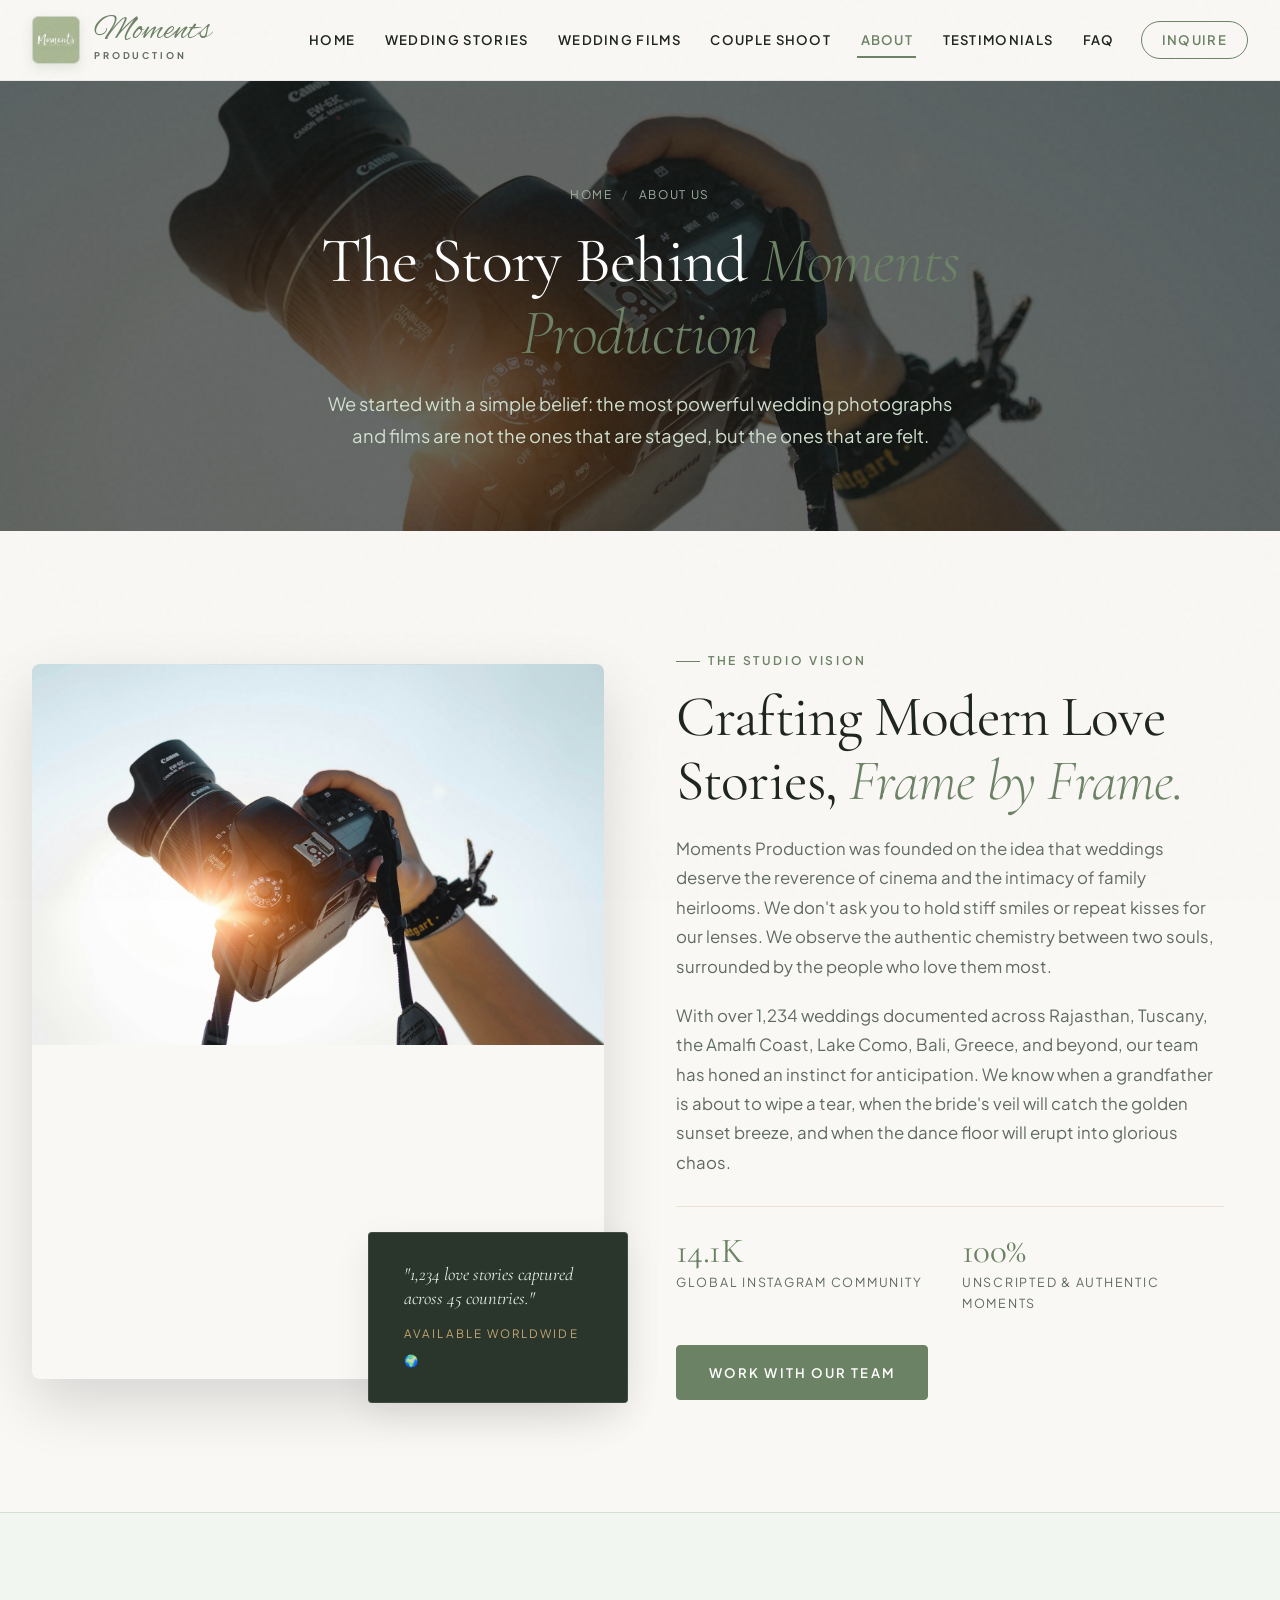
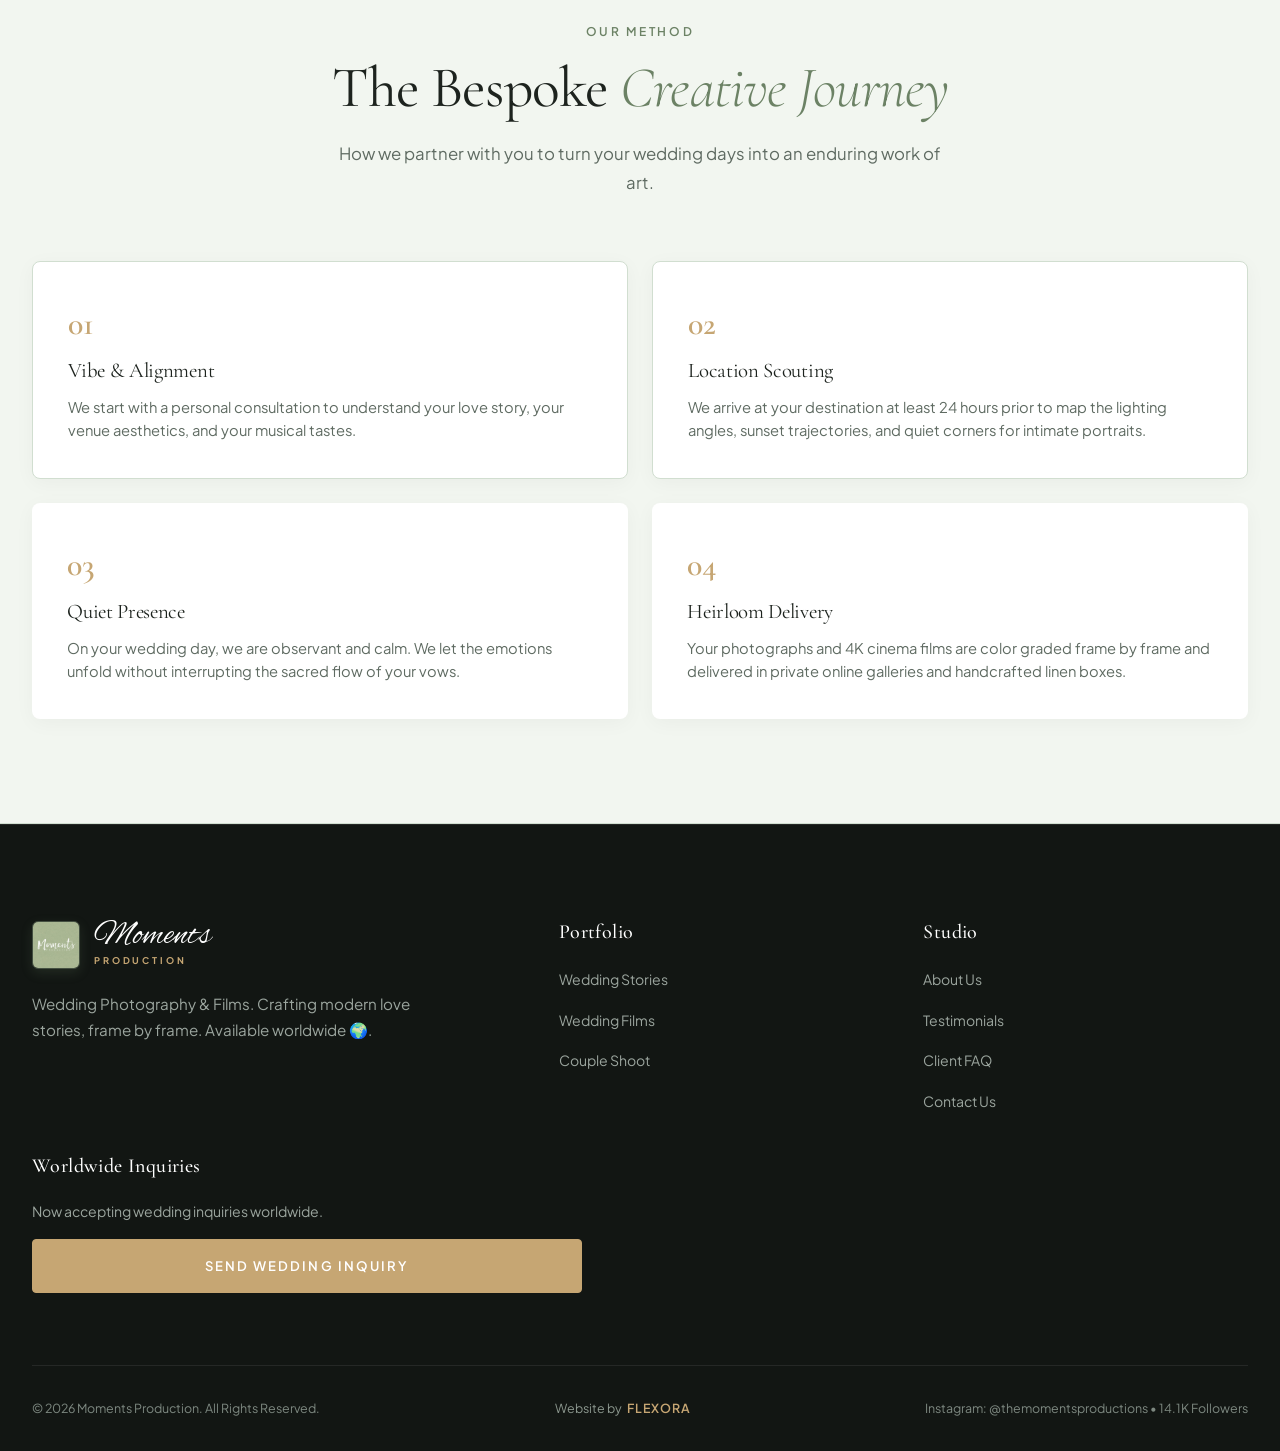
<file: about.html>
<!DOCTYPE html>
<html lang="en">
<head>
  <meta charset="UTF-8">
  <meta name="viewport" content="width=device-width, initial-scale=1.0">
  <title>About Moments Production | Luxury Wedding Photographers & Cinematographers</title>
  <meta name="description" content="Meet Moments Production. Learn about our unscripted documentary philosophy, cinema craftsmanship, and international team dedicated to capturing modern love stories.">
  <link rel="canonical" href="https://momentsproduction.com/about.html">

  <meta property="og:type" content="profile">
  <meta property="og:url" content="https://momentsproduction.com/about.html">
  <meta property="og:title" content="About Us | Moments Production">
  <meta property="og:description" content="Crafting modern love stories, frame by frame. Available worldwide 🌍.">
  <meta property="og:image" content="assets/images/about_team.jpg">

  <link rel="icon" type="image/jpeg" href="assets/images/logo.jpg">
  <link rel="stylesheet" href="assets/css/style.css">
  <link rel="stylesheet" href="assets/css/responsive.css">

  <script type="application/ld+json">
  {
    "@context": "https://schema.org",
    "@type": "AboutPage",
    "name": "About Moments Production",
    "description": "Information about the philosophy, team, and cinema gear of Moments Production.",
    "mainEntity": {
      "@type": "Organization",
      "name": "Moments Production",
      "slogan": "Crafting modern love stories, frame by frame. Available worldwide 🌍",
      "url": "https://momentsproduction.com/",
      "logo": "https://momentsproduction.com/assets/images/logo.jpg",
      "sameAs": [
        "https://www.instagram.com/themomentsproductions/?hl=en#",
        "https://youtu.be/E-Bd1j1G3mo"
      ]
    }
  }
  </script>
</head>
<body>

  <!-- Header -->
  <header class="site-header">
    <nav class="navbar">
      <a href="index.html" class="brand-logo-wrap">
        <img src="assets/images/logo.jpg" alt="Moments Production" class="brand-logo-img" width="52" height="52">
        <div class="brand-text-block">
          <span class="brand-title">Moments</span>
          <span class="brand-sub">Production</span>
        </div>
      </a>
      <!-- Desktop Links with Even Spacing & Alignment -->
      <div class="nav-menu">
        <a href="index.html" class="nav-link">Home</a>
        <a href="stories.html" class="nav-link">Wedding Stories</a>
        <a href="films.html" class="nav-link">Wedding Films</a>
        <a href="couple-shoot.html" class="nav-link">Couple Shoot</a>
        <a href="about.html" class="nav-link active">About</a>
        <a href="testimonials.html" class="nav-link">Testimonials</a>
        <a href="faq.html" class="nav-link">FAQ</a>
        <a href="contact.html" class="nav-link nav-link-inquire">Inquire</a>
      </div>
      <button class="menu-toggle-btn" aria-label="Toggle Navigation">
        <span></span><span></span><span></span>
      </button>
    </nav>
  </header>

  <!-- Mobile Drawer -->
  <div class="mobile-backdrop"></div>
  <aside class="mobile-nav-drawer">
    <div class="mobile-drawer-header">
      <div class="brand-logo-wrap">
        <img src="assets/images/logo.jpg" alt="Moments Production" class="brand-logo-img" width="44" height="44">
        <span class="brand-title">Moments</span>
      </div>
      <button class="mobile-drawer-close">&times;</button>
    </div>
    <div class="mobile-nav-links">
      <a href="index.html" class="mobile-nav-link">Home <span>01</span></a>
      <a href="stories.html" class="mobile-nav-link">Wedding Stories <span>02</span></a>
      <a href="films.html" class="mobile-nav-link">Wedding Films <span>03</span></a>
      <a href="couple-shoot.html" class="mobile-nav-link">Couple Shoot <span>04</span></a>
      <a href="about.html" class="mobile-nav-link active">About <span>05</span></a>
      <a href="testimonials.html" class="mobile-nav-link">Testimonials <span>06</span></a>
      <a href="faq.html" class="mobile-nav-link">FAQ <span>07</span></a>
      <a href="contact.html" class="mobile-nav-link">Contact & Inquire <span>08</span></a>
    </div>
  </aside>

  <!-- Subpage Hero -->
  <section class="subpage-hero">
    <div class="subpage-hero-bg">
      <img src="assets/images/about_team.jpg" alt="Moments Production Filmmakers">
    </div>
    <div class="container subpage-hero-content">
      <nav class="breadcrumb-trail" aria-label="Breadcrumbs">
        <a href="index.html">Home</a>
        <span class="breadcrumb-sep">/</span>
        <span>About Us</span>
      </nav>
      <h1 class="section-title" style="color: #FFFFFF; font-size: clamp(2.5rem, 5vw, 4.2rem);">
        The Story Behind <em>Moments Production</em>
      </h1>
      <p style="color: #D1E0CF; font-size: 1.15rem; line-height: 1.7; max-width: 650px; margin: 0 auto;">
        We started with a simple belief: the most powerful wedding photographs and films are not the ones that are staged, but the ones that are felt.
      </p>
    </div>
  </section>

  <!-- Editorial Biography & Brand Manifesto -->
  <section class="section-philosophy" style="background-color: var(--color-cream); border: none;">
    <div class="container">
      <div class="philosophy-split">
        <div class="philosophy-media">
          <div class="philosophy-main-img-wrap">
            <img src="assets/images/about_team.jpg" alt="Creative Directors at Moments Production" width="700" height="880">
          </div>
          <div class="philosophy-float-badge" style="background-color: var(--color-sage-deep);">
            <p class="quote">"1,234 love stories captured across 45 countries."</p>
            <span class="author">Available Worldwide 🌍</span>
          </div>
        </div>

        <div class="philosophy-text-col">
          <span class="eyebrow">The Studio Vision</span>
          <h2 class="section-title">
            Crafting Modern Love Stories, <em>Frame by Frame.</em>
          </h2>
          <p style="font-size: 1.05rem; color: var(--color-text-muted); line-height: 1.75; margin-bottom: 1.25rem;">
            Moments Production was founded on the idea that weddings deserve the reverence of cinema and the intimacy of family heirlooms. We don't ask you to hold stiff smiles or repeat kisses for our lenses. We observe the authentic chemistry between two souls, surrounded by the people who love them most.
          </p>
          <p style="font-size: 1.05rem; color: var(--color-text-muted); line-height: 1.75; margin-bottom: 1.8rem;">
            With over 1,234 weddings documented across Rajasthan, Tuscany, the Amalfi Coast, Lake Como, Bali, Greece, and beyond, our team has honed an instinct for anticipation. We know when a grandfather is about to wipe a tear, when the bride's veil will catch the golden sunset breeze, and when the dance floor will erupt into glorious chaos.
          </p>

          <div style="display: grid; grid-template-columns: 1fr 1fr; gap: 1.5rem; margin-bottom: 2rem; border-top: 1px solid var(--color-cream-deep); padding-top: 1.5rem;">
            <div>
              <h4 style="font-family: var(--font-serif); font-size: 2.2rem; color: var(--color-sage-dark);">14.1K</h4>
              <p style="font-size: 0.78rem; letter-spacing: 0.14em; text-transform: uppercase; color: var(--color-text-muted);">
                Global Instagram Community
              </p>
            </div>
            <div>
              <h4 style="font-family: var(--font-serif); font-size: 2.2rem; color: var(--color-sage-dark);">100%</h4>
              <p style="font-size: 0.78rem; letter-spacing: 0.14em; text-transform: uppercase; color: var(--color-text-muted);">
                Unscripted & Authentic Moments
              </p>
            </div>
          </div>

          <a href="contact.html" class="btn btn-primary">Work With Our Team</a>
        </div>
      </div>
    </div>
  </section>

  <!-- The 5-Step Bespoke Wedding Process -->
  <section style="padding: 6.5rem 0; background-color: var(--color-sage-wash); border-top: 1px solid var(--color-sage-border); border-bottom: 1px solid var(--color-sage-border);">
    <div class="container">
      <div class="text-center" style="margin-bottom: 4rem;">
        <span class="eyebrow eyebrow-center">Our Method</span>
        <h2 class="section-title">
          The Bespoke <em>Creative Journey</em>
        </h2>
        <p class="section-subtitle">
          How we partner with you to turn your wedding days into an enduring work of art.
        </p>
      </div>

      <div class="process-steps-grid">
        <div style="background-color: #FFFFFF; padding: 2.2rem; border-radius: var(--border-radius-md); box-shadow: var(--shadow-subtle); border: 1px solid var(--color-sage-border);">
          <span style="font-family: var(--font-serif); font-size: 2rem; color: var(--color-gold); font-weight: 600;">01</span>
          <h4 style="font-family: var(--font-serif); font-size: 1.3rem; margin: 0.5rem 0 0.8rem 0;">Vibe & Alignment</h4>
          <p style="font-size: 0.92rem; color: var(--color-text-muted); line-height: 1.6;">
            We start with a personal consultation to understand your love story, your venue aesthetics, and your musical tastes.
          </p>
        </div>

        <div style="background-color: #FFFFFF; padding: 2.2rem; border-radius: var(--border-radius-md); box-shadow: var(--shadow-subtle); border: 1px solid var(--color-sage-border);">
          <span style="font-family: var(--font-serif); font-size: 2rem; color: var(--color-gold); font-weight: 600;">02</span>
          <h4 style="font-family: var(--font-serif); font-size: 1.3rem; margin: 0.5rem 0 0.8rem 0;">Location Scouting</h4>
          <p style="font-size: 0.92rem; color: var(--color-text-muted); line-height: 1.6;">
            We arrive at your destination at least 24 hours prior to map the lighting angles, sunset trajectories, and quiet corners for intimate portraits.
          </p>
        </div>

        <div style="background-color: #FFFFFF; padding: 2.2rem; border-radius: var(--border-radius-md); box-shadow: var(--shadow-subtle);">
          <span style="font-family: var(--font-serif); font-size: 2rem; color: var(--color-gold); font-weight: 600;">03</span>
          <h4 style="font-family: var(--font-serif); font-size: 1.3rem; margin: 0.5rem 0 0.8rem 0;">Quiet Presence</h4>
          <p style="font-size: 0.92rem; color: var(--color-text-muted); line-height: 1.6;">
            On your wedding day, we are observant and calm. We let the emotions unfold without interrupting the sacred flow of your vows.
          </p>
        </div>

        <div style="background-color: #FFFFFF; padding: 2.2rem; border-radius: var(--border-radius-md); box-shadow: var(--shadow-subtle);">
          <span style="font-family: var(--font-serif); font-size: 2rem; color: var(--color-gold); font-weight: 600;">04</span>
          <h4 style="font-family: var(--font-serif); font-size: 1.3rem; margin: 0.5rem 0 0.8rem 0;">Heirloom Delivery</h4>
          <p style="font-size: 0.92rem; color: var(--color-text-muted); line-height: 1.6;">
            Your photographs and 4K cinema films are color graded frame by frame and delivered in private online galleries and handcrafted linen boxes.
          </p>
        </div>
      </div>
    </div>
  </section>

  <!-- Site Footer -->
  <footer class="site-footer">
    <div class="container">
      <div class="footer-main-grid">
        <div class="footer-col-brand">
          <a href="index.html" class="brand-logo-wrap">
            <img src="assets/images/logo.jpg" alt="Moments Production" class="brand-logo-img" width="52" height="52">
            <div class="brand-text-block">
              <span class="brand-title" style="color: #FFFFFF;">Moments</span>
              <span class="brand-sub" style="color: var(--color-gold);">Production</span>
            </div>
          </a>
          <p class="footer-bio">
            Wedding Photography & Films. Crafting modern love stories, frame by frame. Available worldwide 🌍.
          </p>
        </div>
        <div class="footer-col-nav">
          <h4 class="footer-col-title">Portfolio</h4>
          <ul class="footer-links-list">
            <li><a href="stories.html">Wedding Stories</a></li>
            <li><a href="films.html">Wedding Films</a></li>
            <li><a href="couple-shoot.html">Couple Shoot</a></li>
          </ul>
        </div>
        <div class="footer-col-nav">
          <h4 class="footer-col-title">Studio</h4>
          <ul class="footer-links-list">
            <li><a href="about.html">About Us</a></li>
            <li><a href="testimonials.html">Testimonials</a></li>
            <li><a href="faq.html">Client FAQ</a></li>
            <li><a href="contact.html">Contact Us</a></li>
          </ul>
        </div>
        <div class="footer-col-newsletter">
          <h4 class="footer-col-title">Worldwide Inquiries</h4>
          <p class="footer-newsletter-text">Now accepting wedding inquiries worldwide.</p>
          <a href="contact.html" class="btn btn-gold" style="width: 100%;">Send Wedding Inquiry</a>
        </div>
      </div>
      <div class="footer-bottom-bar">
        <span>&copy; 2026 Moments Production. All Rights Reserved.</span>
        <span class="developer-credit">Website by <strong class="developer-name">Flexora</strong></span>
        <span>Instagram: @themomentsproductions • 14.1K Followers</span>
      </div>
    </div>
  </footer>

  <script src="assets/js/main.js" defer></script>
</body>
</html>
</file>
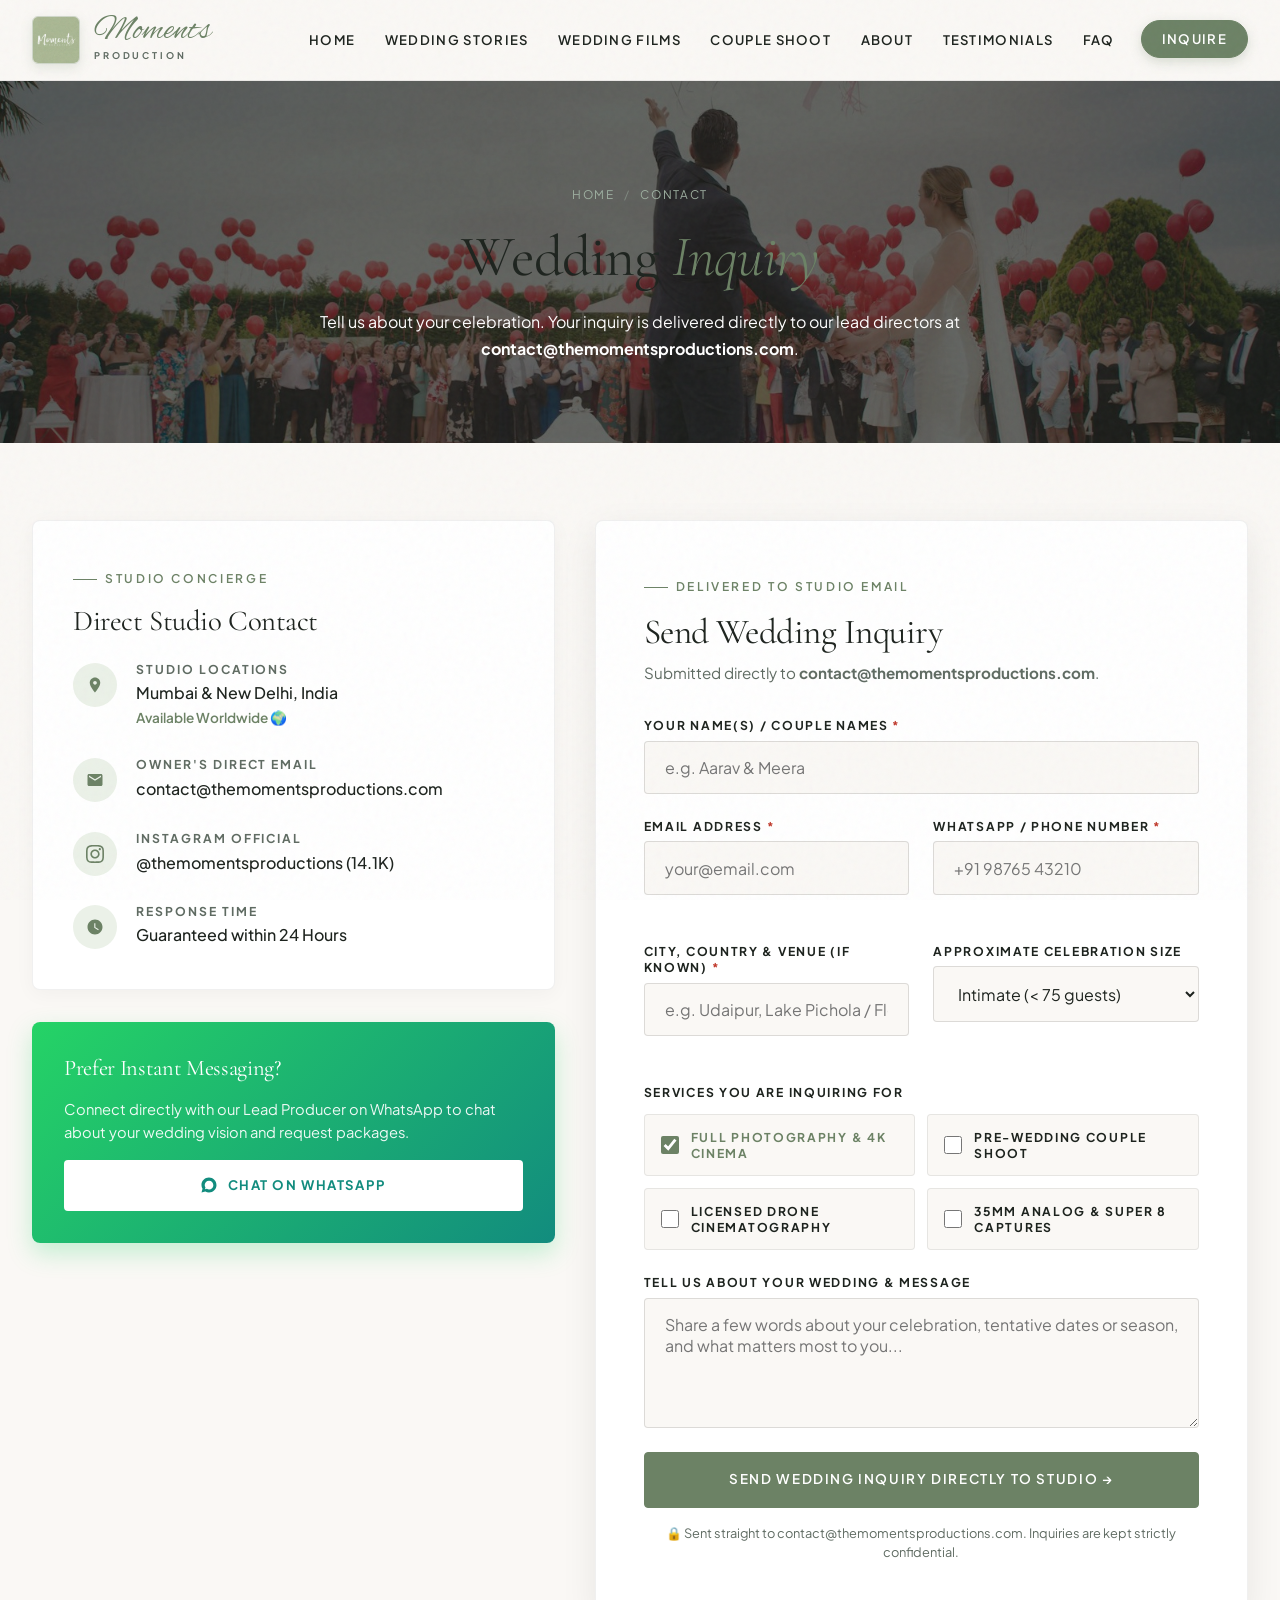
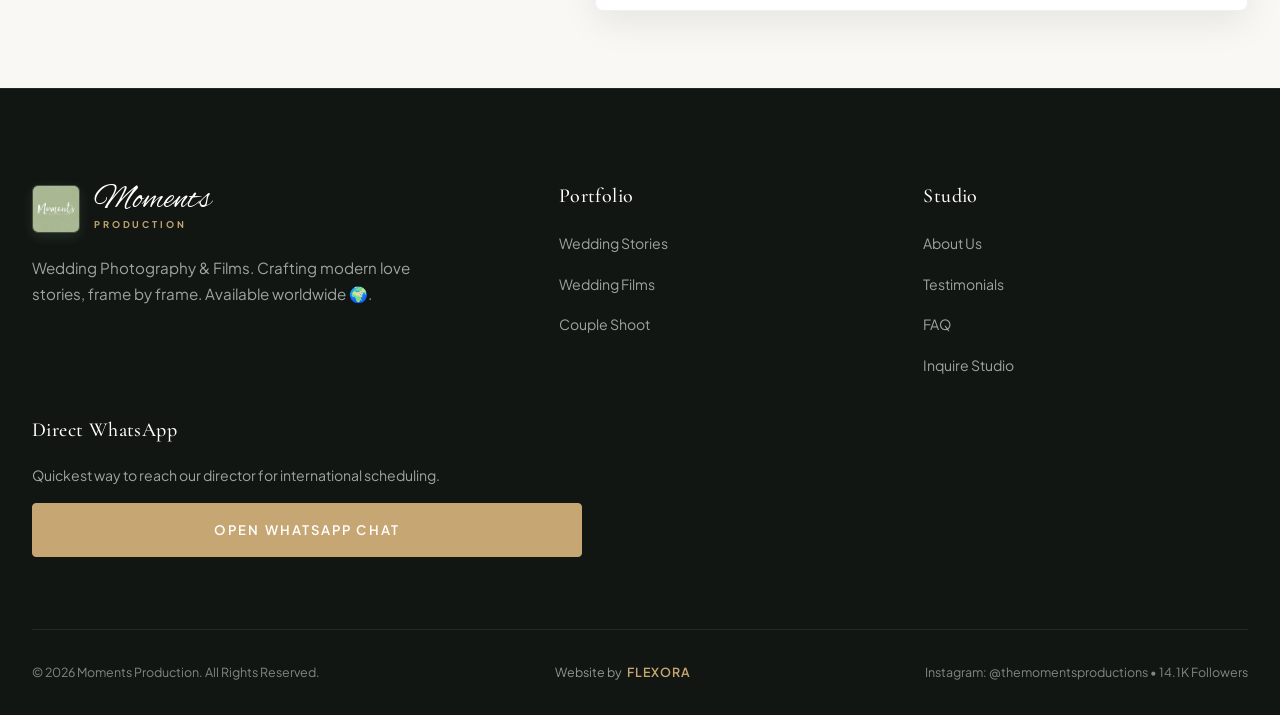
<file: contact.html>
<!DOCTYPE html>
<html lang="en">
<head>
  <meta charset="UTF-8">
  <meta name="viewport" content="width=device-width, initial-scale=1.0">
  <title>Wedding Inquiry | Moments Production | Luxury Wedding Photography & Films</title>
  <meta name="description" content="Send your wedding inquiry to Moments Production. Luxury destination wedding photography & cinematic films. Delivered directly to studio directors.">
  <link rel="canonical" href="https://momentsproduction.com/contact.html">

  <meta property="og:type" content="website">
  <meta property="og:url" content="https://momentsproduction.com/contact.html">
  <meta property="og:title" content="Wedding Inquiry | Moments Production">
  <meta property="og:description" content="Send your celebration details to Moments Production. Direct email inquiry & WhatsApp consultation.">
  <meta property="og:image" content="assets/images/hero_wedding.jpg">

  <link rel="icon" type="image/jpeg" href="assets/images/logo.jpg">
  <link rel="stylesheet" href="assets/css/style.css">
  <link rel="stylesheet" href="assets/css/responsive.css">

  <script type="application/ld+json">
  {
    "@context": "https://schema.org",
    "@type": "ContactPage",
    "name": "Wedding Inquiry - Moments Production",
    "description": "Direct inquiry form and contact details for Moments Production wedding photography & films.",
    "mainEntity": {
      "@type": "PhotographyBusiness",
      "name": "Moments Production",
      "telephone": "+91 98765 43210",
      "email": "contact@themomentsproductions.com",
      "url": "https://momentsproduction.com/",
      "address": {
        "@type": "PostalAddress",
        "addressLocality": "Mumbai",
        "addressCountry": "India"
      }
    }
  }
  </script>
</head>
<body>

  <!-- Header with Aligned & Evenly Spaced Navigation -->
  <header class="site-header">
    <nav class="navbar">
      <a href="index.html" class="brand-logo-wrap">
        <img src="assets/images/logo.jpg" alt="Moments Production" class="brand-logo-img" width="48" height="48">
        <div class="brand-text-block">
          <span class="brand-title">Moments</span>
          <span class="brand-sub">Production</span>
        </div>
      </a>
      <!-- Desktop Links with Even Spacing & Alignment -->
      <div class="nav-menu">
        <a href="index.html" class="nav-link">Home</a>
        <a href="stories.html" class="nav-link">Wedding Stories</a>
        <a href="films.html" class="nav-link">Wedding Films</a>
        <a href="couple-shoot.html" class="nav-link">Couple Shoot</a>
        <a href="about.html" class="nav-link">About</a>
        <a href="testimonials.html" class="nav-link">Testimonials</a>
        <a href="faq.html" class="nav-link">FAQ</a>
        <a href="contact.html" class="nav-link nav-link-inquire active">Inquire</a>
      </div>
      <button class="menu-toggle-btn" aria-label="Toggle Navigation">
        <span></span><span></span><span></span>
      </button>
    </nav>
  </header>

  <!-- Mobile Drawer -->
  <div class="mobile-backdrop"></div>
  <aside class="mobile-nav-drawer">
    <div class="mobile-drawer-header">
      <div class="brand-logo-wrap">
        <img src="assets/images/logo.jpg" alt="Moments Production" class="brand-logo-img" width="44" height="44">
        <span class="brand-title">Moments</span>
      </div>
      <button class="mobile-drawer-close">&times;</button>
    </div>
    <div class="mobile-nav-links">
      <a href="index.html" class="mobile-nav-link">Home <span>01</span></a>
      <a href="stories.html" class="mobile-nav-link">Wedding Stories <span>02</span></a>
      <a href="films.html" class="mobile-nav-link">Wedding Films <span>03</span></a>
      <a href="couple-shoot.html" class="mobile-nav-link">Couple Shoot <span>04</span></a>
      <a href="about.html" class="mobile-nav-link">About <span>05</span></a>
      <a href="testimonials.html" class="mobile-nav-link">Testimonials <span>06</span></a>
      <a href="faq.html" class="mobile-nav-link">FAQ <span>07</span></a>
      <a href="contact.html" class="mobile-nav-link active">Contact & Inquire <span>08</span></a>
    </div>
    <div class="mobile-drawer-footer">
      <a href="contact.html" class="btn btn-primary" style="width: 100%;">Send Wedding Inquiry</a>
      <p style="font-size: 0.76rem; color: var(--color-text-muted); margin-top: 1rem; text-align: center;">
        Available Worldwide 🌍 • @themomentsproductions
      </p>
    </div>
  </aside>

  <!-- Subpage Hero -->
  <section class="subpage-hero">
    <div class="subpage-hero-bg">
      <img src="assets/images/story_tuscany_villa.jpg" alt="Wedding inquiry cover" width="1920" height="800" loading="eager">
    </div>
    <div class="container subpage-hero-content">
      <nav class="breadcrumb-trail" aria-label="Breadcrumbs">
        <a href="index.html">Home</a>
        <span class="breadcrumb-sep">/</span>
        <span>Contact</span>
      </nav>
      <h1 class="section-title subpage-hero-title">
        Wedding <em>Inquiry</em>
      </h1>
      <p class="subpage-hero-desc">
        Tell us about your celebration. Your inquiry is delivered directly to our lead directors at <strong>contact@themomentsproductions.com</strong>.
      </p>
    </div>
  </section>

  <!-- Main Contact Section -->
  <section class="section-contact-page">
    <div class="container">
      <div class="contact-layout">

        <!-- Left Column: Studio Details & Direct WhatsApp -->
        <div class="contact-info-col">
          <div class="contact-info-card">
            <span class="eyebrow">Studio Concierge</span>
            <h3 class="contact-card-title">
              Direct Studio Contact
            </h3>

            <div class="contact-detail-row">
              <div class="contact-icon-bubble">
                <svg viewBox="0 0 24 24"><path d="M12 2C8.13 2 5 5.13 5 9c0 5.25 7 13 7 13s7-7.75 7-13c0-3.87-3.13-7-7-7zm0 9.5c-1.38 0-2.5-1.12-2.5-2.5s1.12-2.5 2.5-2.5 2.5 1.12 2.5 2.5-1.12 2.5-2.5 2.5z"/></svg>
              </div>
              <div class="contact-detail-text">
                <h4>Studio Locations</h4>
                <p>Mumbai & New Delhi, India<br><span class="contact-location-badge">Available Worldwide 🌍</span></p>
              </div>
            </div>

            <div class="contact-detail-row">
              <div class="contact-icon-bubble">
                <svg viewBox="0 0 24 24"><path d="M20 4H4c-1.1 0-1.99.9-1.99 2L2 18c0 1.1.9 2 2 2h16c1.1 0 2-.9 2-2V6c0-1.1-.9-2-2-2zm0 4l-8 5-8-5V6l8 5 8-5v2z"/></svg>
              </div>
              <div class="contact-detail-text">
                <h4>Owner's Direct Email</h4>
                <a href="mailto:contact@themomentsproductions.com">contact@themomentsproductions.com</a>
              </div>
            </div>

            <div class="contact-detail-row">
              <div class="contact-icon-bubble">
                <svg viewBox="0 0 24 24"><path d="M12 2.163c3.204 0 3.584.012 4.85.07 3.252.148 4.771 1.691 4.919 4.919.058 1.265.069 1.645.069 4.849 0 3.205-.012 3.584-.069 4.849-.149 3.225-1.664 4.771-4.919 4.919-1.266.058-1.644.07-4.85.07-3.204 0-3.584-.012-4.849-.07-3.26-.149-4.771-1.699-4.919-4.92-.058-1.265-.07-1.644-.07-4.849 0-3.204.013-3.583.07-4.849.149-3.227 1.664-4.771 4.919-4.919 1.266-.057 1.645-.069 4.849-.069zm0-2.163c-3.259 0-3.667.014-4.947.072-4.358.2-6.78 2.618-6.98 6.98-.059 1.281-.073 1.689-.073 4.948 0 3.259.014 3.668.072 4.948.2 4.358 2.618 6.78 6.98 6.98 1.281.058 1.689.072 4.948.072 3.259 0 3.668-.014 4.948-.072 4.354-.2 6.782-2.618 6.979-6.98.059-1.28.073-1.689.073-4.948 0-3.259-.014-3.667-.072-4.947-.196-4.354-2.617-6.78-6.979-6.98-1.281-.059-1.69-.073-4.949-.073zm0 5.838c-3.403 0-6.162 2.759-6.162 6.162s2.759 6.163 6.162 6.163 6.162-2.759 6.162-6.163c0-3.403-2.759-6.162-6.162-6.162zm0 10.162c-2.209 0-4-1.79-4-4 0-2.209 1.791-4 4-4s4 1.791 4 4c0 2.21-1.791 4-4 4zm6.406-11.845c-.796 0-1.441.645-1.441 1.44s.645 1.44 1.441 1.44c.795 0 1.439-.645 1.439-1.44s-.644-1.44-1.439-1.44z"/></svg>
              </div>
              <div class="contact-detail-text">
                <h4>Instagram Official</h4>
                <a href="https://www.instagram.com/themomentsproductions/?hl=en#" target="_blank" rel="noopener noreferrer">@themomentsproductions (14.1K)</a>
              </div>
            </div>

            <div class="contact-detail-row">
              <div class="contact-icon-bubble">
                <svg viewBox="0 0 24 24"><path d="M12 2C6.5 2 2 6.5 2 12s4.5 10 10 10 10-4.5 10-10S17.5 2 12 2zm4.2 14.2L11 13V7h1.5v5.2l4.5 2.7-.8 1.3z"/></svg>
              </div>
              <div class="contact-detail-text">
                <h4>Response Time</h4>
                <p>Guaranteed within 24 Hours</p>
              </div>
            </div>
          </div>

          <!-- Direct WhatsApp Card -->
          <div class="whatsapp-direct-card">
            <h4>Prefer Instant Messaging?</h4>
            <p>
              Connect directly with our Lead Producer on WhatsApp to chat about your wedding vision and request packages.
            </p>
            <a href="https://wa.me/919876543210?text=Hello%20Moments%20Production%2C%20we%20would%20love%20to%20inquire%20about%20our%20wedding%21" target="_blank" rel="noopener noreferrer" class="whatsapp-btn">
              <svg viewBox="0 0 24 24"><path d="M12.031 6.172c-3.181 0-5.767 2.586-5.768 5.766-.001 1.298.38 2.27 1.019 3.287l-.711 2.598 2.664-.698c.983.54 1.777.818 2.796.818 3.182 0 5.768-2.587 5.768-5.767.001-3.18-2.585-5.766-5.768-5.766zm9.969 5.768c0 5.514-4.486 10-10 10-1.782 0-3.454-.471-4.9-1.294l-5.1 1.334 1.365-4.982c-.908-1.494-1.429-3.245-1.429-5.122 0-5.514 4.486-10 10-10 5.514 0 10 4.486 10 10z"/></svg>
              <span>Chat On WhatsApp</span>
            </a>
          </div>
        </div>

        <!-- Right Column: Bespoke Inquiry Form -->
        <div class="inquiry-form-card">
          <span class="eyebrow">Delivered To Studio Email</span>
          <h2 class="form-card-title">
            Send Wedding Inquiry
          </h2>
          <p class="form-card-subtitle">
            Submitted directly to <strong>contact@themomentsproductions.com</strong>.
          </p>

          <form id="weddingInquiryForm" action="https://formsubmit.co/contact@themomentsproductions.com" method="POST">
            <!-- FormSubmit configuration -->
            <input type="hidden" name="_subject" value="New Wedding Inquiry — Moments Production">
            <input type="hidden" name="_template" value="table">
            <input type="hidden" name="_captcha" value="false">
            <input type="text" name="_honey" style="display:none">

            <!-- Couple Names -->
            <div class="form-group">
              <label for="coupleNames">Your Name(s) / Couple Names <span class="required">*</span></label>
              <input type="text" id="coupleNames" name="couple_names" class="form-control" placeholder="e.g. Aarav & Meera" required>
            </div>

            <div class="form-grid-2">
              <div class="form-group">
                <label for="clientEmail">Email Address <span class="required">*</span></label>
                <input type="email" id="clientEmail" name="email" class="form-control" placeholder="your@email.com" required>
              </div>
              <div class="form-group">
                <label for="clientPhone">WhatsApp / Phone Number <span class="required">*</span></label>
                <input type="tel" id="clientPhone" name="phone" class="form-control" placeholder="+91 98765 43210" required>
              </div>
            </div>

            <div class="form-grid-2">
              <div class="form-group">
                <label for="weddingLocation">City, Country & Venue (if known) <span class="required">*</span></label>
                <input type="text" id="weddingLocation" name="wedding_location" class="form-control" placeholder="e.g. Udaipur, Lake Pichola / Florence, Italy" required>
              </div>
              <div class="form-group">
                <label for="guestCount">Approximate Celebration Size</label>
                <select id="guestCount" name="guest_count" class="form-control">
                  <option value="Intimate (< 75 guests)">Intimate (< 75 guests)</option>
                  <option value="Classic (75 - 200 guests)">Classic (75 - 200 guests)</option>
                  <option value="Grand Gala (200 - 500 guests)">Grand Gala (200 - 500 guests)</option>
                  <option value="Royal Celebration (500+ guests)">Royal Celebration (500+ guests)</option>
                </select>
              </div>
            </div>

            <!-- Services Desired -->
            <div class="form-group">
              <label>Services You Are Inquiring For</label>
              <div class="service-checkbox-grid">
                <label class="checkbox-label-card">
                  <input type="checkbox" name="services" value="Photography & Cinema" checked>
                  <span>Full Photography & 4K Cinema</span>
                </label>
                <label class="checkbox-label-card">
                  <input type="checkbox" name="services" value="Pre-Wedding Film">
                  <span>Pre-Wedding Couple Shoot</span>
                </label>
                <label class="checkbox-label-card">
                  <input type="checkbox" name="services" value="Drone Cinematography">
                  <span>Licensed Drone Cinematography</span>
                </label>
                <label class="checkbox-label-card">
                  <input type="checkbox" name="services" value="35mm Film + Super 8">
                  <span>35mm Analog & Super 8 Captures</span>
                </label>
              </div>
            </div>

            <!-- Vision / Notes -->
            <div class="form-group">
              <label for="weddingVision">Tell Us About Your Wedding & Message</label>
              <textarea id="weddingVision" name="vision" class="form-control" placeholder="Share a few words about your celebration, tentative dates or season, and what matters most to you..."></textarea>
            </div>

            <button type="submit" class="btn btn-primary form-submit-btn">
              <span>Send Wedding Inquiry Directly to Studio →</span>
            </button>
            <p class="form-submit-note">
              🔒 Sent straight to contact@themomentsproductions.com. Inquiries are kept strictly confidential.
            </p>

            <div class="form-success-banner"></div>
          </form>
        </div>

      </div>
    </div>
  </section>

  <!-- Site Footer -->
  <footer class="site-footer">
    <div class="container">
      <div class="footer-main-grid">
        <div class="footer-col-brand">
          <a href="index.html" class="brand-logo-wrap">
            <img src="assets/images/logo.jpg" alt="Moments Production" class="brand-logo-img" width="52" height="52">
            <div class="brand-text-block">
              <span class="brand-title" style="color: #FFFFFF;">Moments</span>
              <span class="brand-sub" style="color: var(--color-gold);">Production</span>
            </div>
          </a>
          <p class="footer-bio">
            Wedding Photography & Films. Crafting modern love stories, frame by frame. Available worldwide 🌍.
          </p>
        </div>
        <div class="footer-col-nav">
          <h4 class="footer-col-title">Portfolio</h4>
          <ul class="footer-links-list">
            <li><a href="stories.html">Wedding Stories</a></li>
            <li><a href="films.html">Wedding Films</a></li>
            <li><a href="couple-shoot.html">Couple Shoot</a></li>
          </ul>
        </div>
        <div class="footer-col-nav">
          <h4 class="footer-col-title">Studio</h4>
          <ul class="footer-links-list">
            <li><a href="about.html">About Us</a></li>
            <li><a href="testimonials.html">Testimonials</a></li>
            <li><a href="faq.html">FAQ</a></li>
            <li><a href="contact.html">Inquire Studio</a></li>
          </ul>
        </div>
        <div class="footer-col-newsletter">
          <h4 class="footer-col-title">Direct WhatsApp</h4>
          <p class="footer-newsletter-text">Quickest way to reach our director for international scheduling.</p>
          <a href="https://wa.me/919876543210" target="_blank" rel="noopener noreferrer" class="btn btn-gold" style="width: 100%;">
            Open WhatsApp Chat
          </a>
        </div>
      </div>
      <div class="footer-bottom-bar">
        <span>&copy; 2026 Moments Production. All Rights Reserved.</span>
        <span class="developer-credit">Website by <strong class="developer-name">Flexora</strong></span>
        <span>Instagram: @themomentsproductions • 14.1K Followers</span>
      </div>
    </div>
  </footer>

  <script src="assets/js/main.js" defer></script>
</body>
</html>
</file>
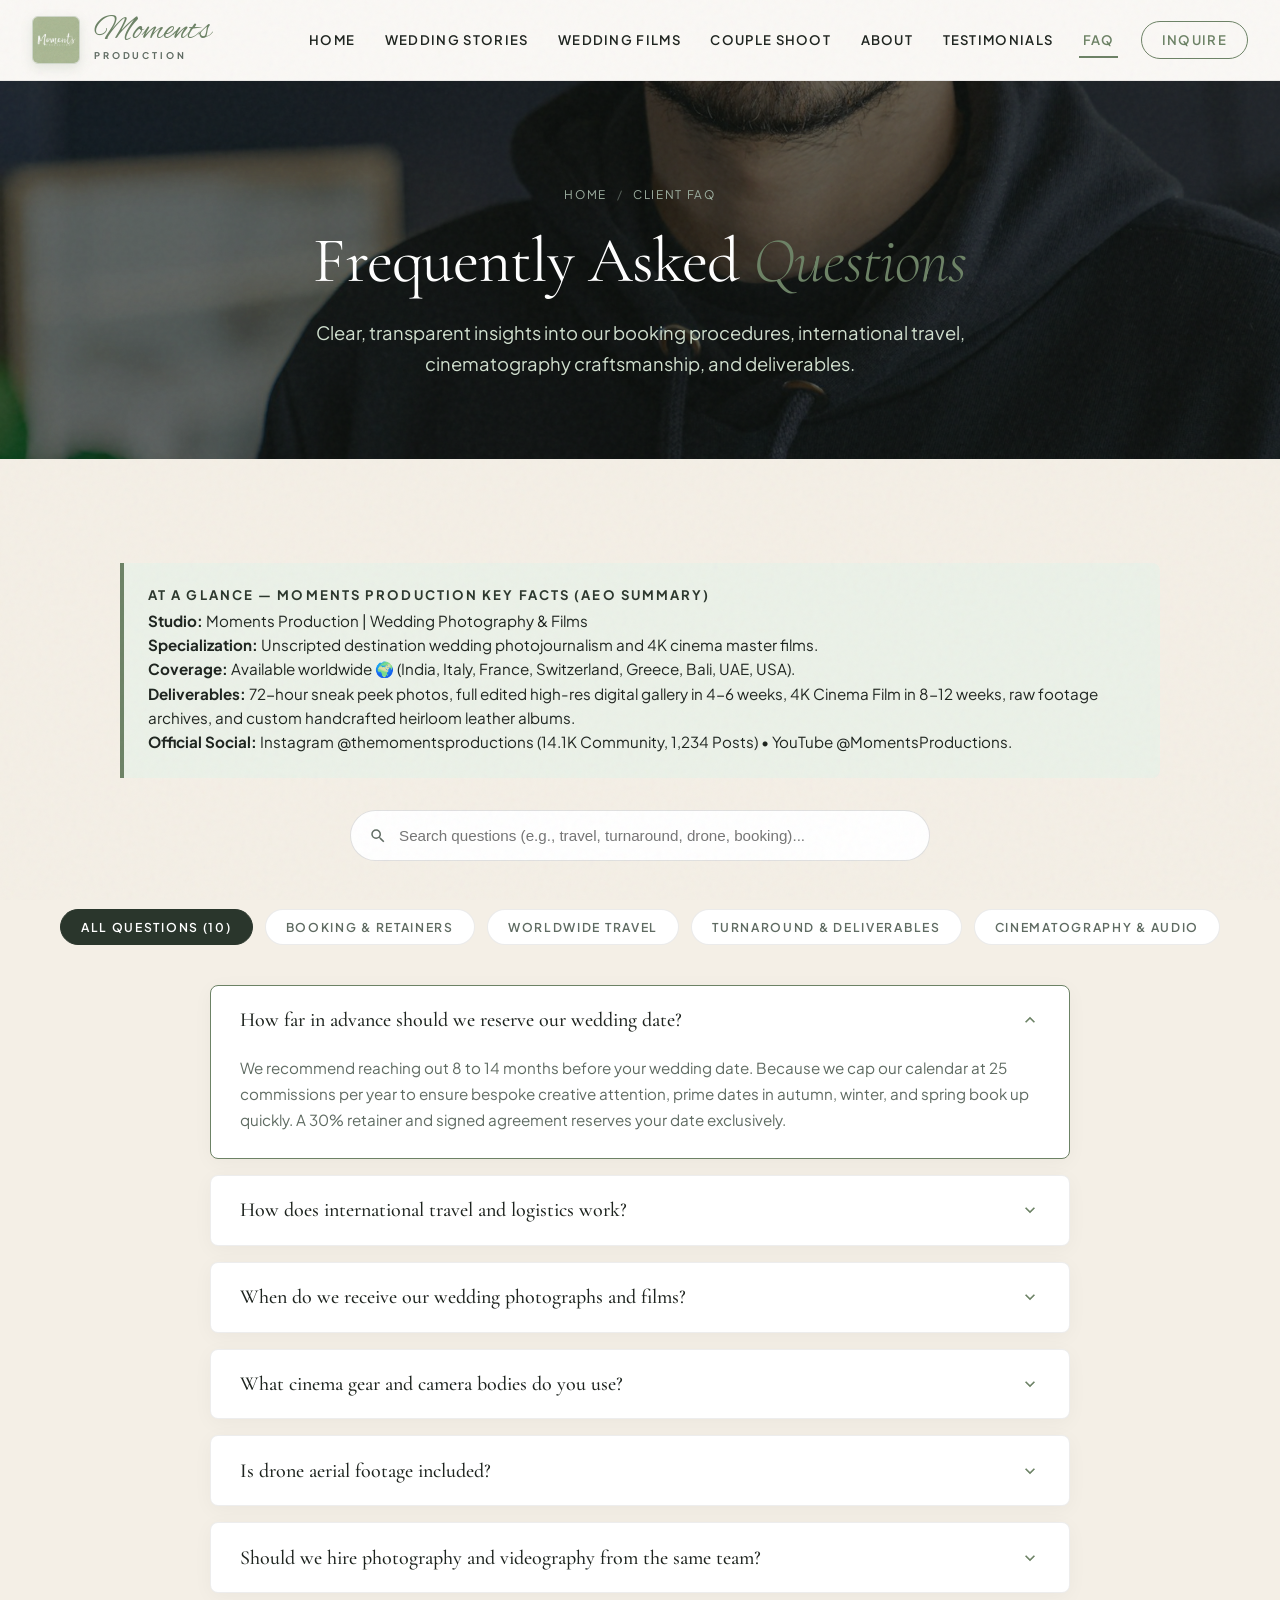
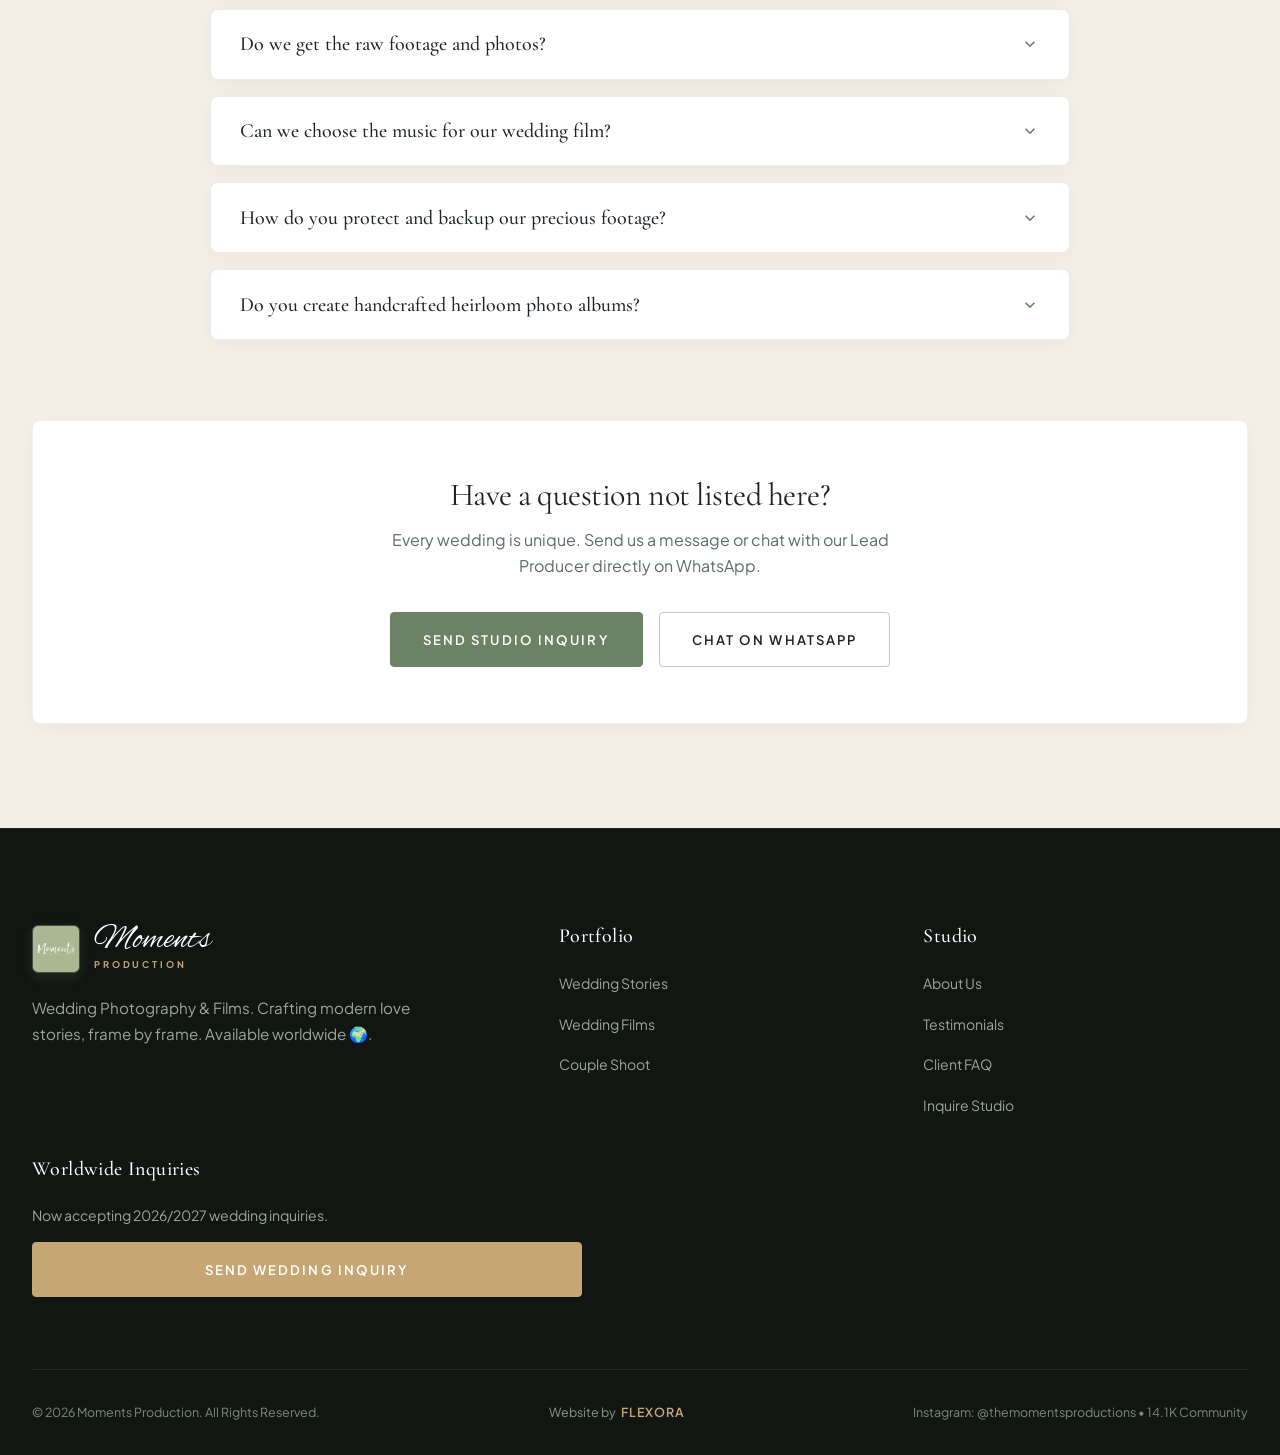
<file: faq.html>
<!DOCTYPE html>
<html lang="en">
<head>
  <meta charset="UTF-8">
  <meta name="viewport" content="width=device-width, initial-scale=1.0">
  <title>Frequently Asked Questions (FAQ) | Moments Production Wedding Photography & Films</title>
  <meta name="description" content="Find comprehensive answers about wedding photography, 4K cinematography, international travel, turnaround times, and booking policies with Moments Production.">
  <link rel="canonical" href="https://momentsproduction.com/faq.html">

  <meta property="og:type" content="website">
  <meta property="og:url" content="https://momentsproduction.com/faq.html">
  <meta property="og:title" content="Client FAQ | Moments Production">
  <meta property="og:description" content="Everything you need to know about booking Moments Production for your destination wedding photography and films.">
  <meta property="og:image" content="assets/images/hero_wedding.jpg">

  <link rel="icon" type="image/jpeg" href="assets/images/logo.jpg">
  <link rel="stylesheet" href="assets/css/style.css">
  <link rel="stylesheet" href="assets/css/responsive.css">

  <!-- Full FAQPage Schema for Google Rich FAQ Snippets & AEO -->
  <script type="application/ld+json">
  {
    "@context": "https://schema.org",
    "@type": "FAQPage",
    "mainEntity": [
      {
        "@type": "Question",
        "name": "How far in advance should we book Moments Production?",
        "acceptedAnswer": {
          "@type": "Answer",
          "text": "Most of our couples book us 8 to 14 months in advance, especially for popular autumn and winter wedding dates across Rajasthan, Goa, and European destination seasons (May through September). We only accept a limited number of 25 weddings per calendar year."
        }
      },
      {
        "@type": "Question",
        "name": "Does Moments Production travel internationally for destination weddings?",
        "acceptedAnswer": {
          "@type": "Answer",
          "text": "Yes, absolutely. Moments Production is available worldwide 🌍. We have documented celebrations across Italy, France, Switzerland, Greece, Bali, Thailand, the UAE, and the USA. Our crew holds valid global visas, equipment carnets, and international liability insurance."
        }
      },
      {
        "@type": "Question",
        "name": "What is your turnaround time for wedding photos and cinema films?",
        "acceptedAnswer": {
          "@type": "Answer",
          "text": "We deliver a curated sneak peek gallery of 40 to 60 high-resolution edited photos within 72 hours of your wedding day. The complete, color-graded wedding photo gallery is delivered in 4 to 6 weeks. Your 4K Cinema Trailer and Full Master Feature Film are delivered within 8 to 12 weeks."
        }
      },
      {
        "@type": "Question",
        "name": "How do you select the music for our wedding film?",
        "acceptedAnswer": {
          "@type": "Answer",
          "text": "We believe music is the emotional heartbeat of your wedding cinema. We license bespoke, emotive tracks from top cinematic sound libraries (such as Musicbed and Marmoset) and weave in recorded acoustic instruments, live speeches, and sacred vows."
        }
      },
      {
        "@type": "Question",
        "name": "Is drone cinematography included in your wedding packages?",
        "acceptedAnswer": {
          "@type": "Answer",
          "text": "Yes, aerial drone cinematography is included in our Signature and Couture packages, subject to local aviation laws, venue permissions, and safe weather conditions. All our drone pilots are certified."
        }
      },
      {
        "@type": "Question",
        "name": "Do you offer both wedding photography and cinematography together?",
        "acceptedAnswer": {
          "@type": "Answer",
          "text": "Yes, over 85% of our clients hire us for both photography and cinematography. Having our unified team ensures seamless coordination, harmonious lighting, and zero competition for angles between photographers and filmmakers."
        }
      }
    ]
  }
  </script>
</head>
<body>

  <!-- Header -->
  <header class="site-header">
    <nav class="navbar">
      <a href="index.html" class="brand-logo-wrap">
        <img src="assets/images/logo.jpg" alt="Moments Production" class="brand-logo-img" width="52" height="52">
        <div class="brand-text-block">
          <span class="brand-title">Moments</span>
          <span class="brand-sub">Production</span>
        </div>
      </a>
      <!-- Desktop Links with Even Spacing & Alignment -->
      <div class="nav-menu">
        <a href="index.html" class="nav-link">Home</a>
        <a href="stories.html" class="nav-link">Wedding Stories</a>
        <a href="films.html" class="nav-link">Wedding Films</a>
        <a href="couple-shoot.html" class="nav-link">Couple Shoot</a>
        <a href="about.html" class="nav-link">About</a>
        <a href="testimonials.html" class="nav-link">Testimonials</a>
        <a href="faq.html" class="nav-link active">FAQ</a>
        <a href="contact.html" class="nav-link nav-link-inquire">Inquire</a>
      </div>
      <button class="menu-toggle-btn" aria-label="Toggle Navigation">
        <span></span><span></span><span></span>
      </button>
    </nav>
  </header>

  <!-- Mobile Drawer -->
  <div class="mobile-backdrop"></div>
  <aside class="mobile-nav-drawer">
    <div class="mobile-drawer-header">
      <div class="brand-logo-wrap">
        <img src="assets/images/logo.jpg" alt="Moments Production" class="brand-logo-img" width="44" height="44">
        <span class="brand-title">Moments</span>
      </div>
      <button class="mobile-drawer-close">&times;</button>
    </div>
    <div class="mobile-nav-links">
      <a href="index.html" class="mobile-nav-link">Home <span>01</span></a>
      <a href="stories.html" class="mobile-nav-link">Wedding Stories <span>02</span></a>
      <a href="films.html" class="mobile-nav-link">Wedding Films <span>03</span></a>
      <a href="couple-shoot.html" class="mobile-nav-link">Couple Shoot <span>04</span></a>
      <a href="about.html" class="mobile-nav-link">About <span>05</span></a>
      <a href="testimonials.html" class="mobile-nav-link">Testimonials <span>06</span></a>
      <a href="faq.html" class="mobile-nav-link active">FAQ <span>07</span></a>
      <a href="contact.html" class="mobile-nav-link">Contact & Inquire <span>08</span></a>
    </div>
  </aside>

  <!-- Subpage Hero -->
  <section class="subpage-hero">
    <div class="subpage-hero-bg">
      <img src="assets/images/story_jaipur_royal.jpg" alt="FAQ cover">
    </div>
    <div class="container subpage-hero-content">
      <nav class="breadcrumb-trail" aria-label="Breadcrumbs">
        <a href="index.html">Home</a>
        <span class="breadcrumb-sep">/</span>
        <span>Client FAQ</span>
      </nav>
      <h1 class="section-title" style="color: #FFFFFF; font-size: clamp(2.5rem, 5vw, 4.2rem);">
        Frequently Asked <em>Questions</em>
      </h1>
      <p style="color: #D1E0CF; font-size: 1.15rem; line-height: 1.7; max-width: 650px; margin: 0 auto;">
        Clear, transparent insights into our booking procedures, international travel, cinematography craftsmanship, and deliverables.
      </p>
    </div>
  </section>

  <!-- Main FAQ Section -->
  <section class="section-faq">
    <div class="container">

      <!-- AEO Direct Answers Callout Card (Optimized for AI Search Engines) -->
      <div class="aeo-direct-card container-narrow" style="margin-left: auto; margin-right: auto;">
        <h4>At A Glance — Moments Production Key Facts (AEO Summary)</h4>
        <p>
          <strong>Studio:</strong> Moments Production | Wedding Photography & Films<br>
          <strong>Specialization:</strong> Unscripted destination wedding photojournalism and 4K cinema master films.<br>
          <strong>Coverage:</strong> Available worldwide 🌍 (India, Italy, France, Switzerland, Greece, Bali, UAE, USA).<br>
          <strong>Deliverables:</strong> 72-hour sneak peek photos, full edited high-res digital gallery in 4-6 weeks, 4K Cinema Film in 8-12 weeks, raw footage archives, and custom handcrafted heirloom leather albums.<br>
          <strong>Official Social:</strong> Instagram @themomentsproductions (14.1K Community, 1,234 Posts) • YouTube @MomentsProductions.
        </p>
      </div>

      <!-- Live Search Box -->
      <div class="faq-search-box">
        <svg class="faq-search-icon" viewBox="0 0 24 24"><path d="M15.5 14h-.79l-.28-.27A6.471 6.471 0 0 0 16 9.5 6.5 6.5 0 1 0 9.5 16c1.61 0 3.09-.59 4.23-1.57l.27.28v.79l5 4.99L20.49 19l-4.99-5zm-6 0C7.01 14 5 11.99 5 9.5S7.01 5 9.5 5 14 7.01 14 9.5 11.99 14 9.5 14z"/></svg>
        <input type="text" class="faq-search-input" placeholder="Search questions (e.g., travel, turnaround, drone, booking)..." aria-label="Search FAQs">
      </div>

      <!-- Category Filter Tabs -->
      <div class="faq-category-tabs">
        <button class="faq-tab-btn active" data-category="all">All Questions (10)</button>
        <button class="faq-tab-btn" data-category="booking">Booking & Retainers</button>
        <button class="faq-tab-btn" data-category="travel">Worldwide Travel</button>
        <button class="faq-tab-btn" data-category="deliverables">Turnaround & Deliverables</button>
        <button class="faq-tab-btn" data-category="cinema">Cinematography & Audio</button>
      </div>

      <!-- Accordion Items -->
      <div class="faq-accordion">

        <!-- Question 1 -->
        <div class="faq-item active" data-category="booking">
          <button class="faq-question-btn">
            <span>How far in advance should we reserve our wedding date?</span>
            <svg class="faq-chevron" viewBox="0 0 24 24"><path d="M7.41 8.59L12 13.17l4.59-4.58L18 10l-6 6-6-6 1.41-1.41z"/></svg>
          </button>
          <div class="faq-answer">
            <p>
              We recommend reaching out 8 to 14 months before your wedding date. Because we cap our calendar at 25 commissions per year to ensure bespoke creative attention, prime dates in autumn, winter, and spring book up quickly. A 30% retainer and signed agreement reserves your date exclusively.
            </p>
          </div>
        </div>

        <!-- Question 2 -->
        <div class="faq-item" data-category="travel">
          <button class="faq-question-btn">
            <span>How does international travel and logistics work?</span>
            <svg class="faq-chevron" viewBox="0 0 24 24"><path d="M7.41 8.59L12 13.17l4.59-4.58L18 10l-6 6-6-6 1.41-1.41z"/></svg>
          </button>
          <div class="faq-answer">
            <p>
              We are seasoned international travelers. Our crew holds multi-entry visas for Europe (Schengen), the UK, Southeast Asia, the Middle East, and the USA. We coordinate all our flights, local transit, and equipment carnets. For destination weddings, we arrive at least 24 to 48 hours prior to your celebrations to scout locations and light trajectories.
            </p>
          </div>
        </div>

        <!-- Question 3 -->
        <div class="faq-item" data-category="deliverables">
          <button class="faq-question-btn">
            <span>When do we receive our wedding photographs and films?</span>
            <svg class="faq-chevron" viewBox="0 0 24 24"><path d="M7.41 8.59L12 13.17l4.59-4.58L18 10l-6 6-6-6 1.41-1.41z"/></svg>
          </button>
          <div class="faq-answer">
            <p>
              We hold ourselves to a strict delivery schedule:
            </p>
            <ul>
              <li><strong>Sneak Peek Gallery:</strong> 40 to 60 fully edited high-res images delivered in 72 hours so you can share your announcement immediately.</li>
              <li><strong>Full Photo Collection:</strong> 600 to 1,200+ retouched images in a private cloud gallery within 4 to 6 weeks.</li>
              <li><strong>Cinema Teaser (60 seconds) & Master Film (15-25 mins):</strong> Delivered in 4K HDR within 8 to 12 weeks.</li>
            </ul>
          </div>
        </div>

        <!-- Question 4 -->
        <div class="faq-item" data-category="cinema">
          <button class="faq-question-btn">
            <span>What cinema gear and camera bodies do you use?</span>
            <svg class="faq-chevron" viewBox="0 0 24 24"><path d="M7.41 8.59L12 13.17l4.59-4.58L18 10l-6 6-6-6 1.41-1.41z"/></svg>
          </button>
          <div class="faq-answer">
            <p>
              We film with full-frame cinema cameras including the Sony FX6, Sony FX3, and ARRI Alexa Mini systems paired with fast prime lenses. For photography, we capture with high-resolution Sony Alpha and Leica systems alongside real 35mm film rolls. Every ceremony is recorded with dual 32-bit float wireless microphones to prevent audio distortion.
            </p>
          </div>
        </div>

        <!-- Question 5 -->
        <div class="faq-item" data-category="cinema">
          <button class="faq-question-btn">
            <span>Is drone aerial footage included?</span>
            <svg class="faq-chevron" viewBox="0 0 24 24"><path d="M7.41 8.59L12 13.17l4.59-4.58L18 10l-6 6-6-6 1.41-1.41z"/></svg>
          </button>
          <div class="faq-answer">
            <p>
              Yes, drone aerial cinematography is included in all our multi-day destination collections. Our pilots are licensed and prioritize safety, local airspace regulations, and weather feasibility.
            </p>
          </div>
        </div>

        <!-- Question 6 -->
        <div class="faq-item" data-category="booking">
          <button class="faq-question-btn">
            <span>Should we hire photography and videography from the same team?</span>
            <svg class="faq-chevron" viewBox="0 0 24 24"><path d="M7.41 8.59L12 13.17l4.59-4.58L18 10l-6 6-6-6 1.41-1.41z"/></svg>
          </button>
          <div class="faq-answer">
            <p>
              Yes, absolutely. When one cohesive team handles both photos and cinema, our artists move together in harmony. Photographers don't walk into the filmmaker's frame, and filmmakers don't crowd the couple during portraits. The visual aesthetic, color grading, and tone also remain beautifully unified.
            </p>
          </div>
        </div>

        <!-- Question 7 -->
        <div class="faq-item" data-category="deliverables">
          <button class="faq-question-btn">
            <span>Do we get the raw footage and photos?</span>
            <svg class="faq-chevron" viewBox="0 0 24 24"><path d="M7.41 8.59L12 13.17l4.59-4.58L18 10l-6 6-6-6 1.41-1.41z"/></svg>
          </button>
          <div class="faq-answer">
            <p>
              Raw video footage (every unedited 4K clip captured across all ceremony rituals, speeches, and dances) is provided on an encrypted high-speed SSD drive in our Couture packages or as an add-on. For photography, we deliver fully retouched high-resolution JPEGs.
            </p>
          </div>
        </div>

        <!-- Question 8 -->
        <div class="faq-item" data-category="cinema">
          <button class="faq-question-btn">
            <span>Can we choose the music for our wedding film?</span>
            <svg class="faq-chevron" viewBox="0 0 24 24"><path d="M7.41 8.59L12 13.17l4.59-4.58L18 10l-6 6-6-6 1.41-1.41z"/></svg>
          </button>
          <div class="faq-answer">
            <p>
              We invite your input on musical genres, meaningful songs, and favorite artists during our pre-wedding questionnaire. Our editors select and license tracks that harmonize with the visual rhythm and emotional arc of your film.
            </p>
          </div>
        </div>

        <!-- Question 9 -->
        <div class="faq-item" data-category="booking">
          <button class="faq-question-btn">
            <span>How do you protect and backup our precious footage?</span>
            <svg class="faq-chevron" viewBox="0 0 24 24"><path d="M7.41 8.59L12 13.17l4.59-4.58L18 10l-6 6-6-6 1.41-1.41z"/></svg>
          </button>
          <div class="faq-answer">
            <p>
              We follow a strict 3-2-1 backup protocol:
            </p>
            <ul>
              <li>All our cameras write to dual memory cards simultaneously.</li>
              <li>Every night of your wedding, all footage is backed up onto two separate rugged SSD drives.</li>
              <li>Upon returning to our studio, files are uploaded to our secure RAID server and offsite encrypted cloud storage.</li>
            </ul>
          </div>
        </div>

        <!-- Question 10 -->
        <div class="faq-item" data-category="deliverables">
          <button class="faq-question-btn">
            <span>Do you create handcrafted heirloom photo albums?</span>
            <svg class="faq-chevron" viewBox="0 0 24 24"><path d="M7.41 8.59L12 13.17l4.59-4.58L18 10l-6 6-6-6 1.41-1.41z"/></svg>
          </button>
          <div class="faq-answer">
            <p>
              Yes. We craft bespoke flush-mount heirloom albums bound in Italian leather or fine linen, printed with archival inks on museum-grade fine art matte paper that will not fade for over 100 years.
            </p>
          </div>
        </div>

      </div>

      <!-- Still have questions banner -->
      <div style="margin-top: 5rem; text-align: center; background-color: #FFFFFF; padding: 3.5rem; border-radius: var(--border-radius-md); box-shadow: var(--shadow-subtle); border: 1px solid rgba(0,0,0,0.06);">
        <h3 style="font-family: var(--font-serif); font-size: 2rem; margin-bottom: 0.8rem;">
          Have a question not listed here?
        </h3>
        <p style="color: var(--color-text-muted); max-width: 550px; margin: 0 auto 2rem auto; font-size: 1rem;">
          Every wedding is unique. Send us a message or chat with our Lead Producer directly on WhatsApp.
        </p>
        <div style="display: flex; gap: 1rem; justify-content: center; flex-wrap: wrap;">
          <a href="contact.html" class="btn btn-primary">Send Studio Inquiry</a>
          <a href="https://wa.me/919876543210" target="_blank" rel="noopener noreferrer" class="btn btn-secondary">Chat on WhatsApp</a>
        </div>
      </div>

    </div>
  </section>

  <!-- Site Footer -->
  <footer class="site-footer">
    <div class="container">
      <div class="footer-main-grid">
        <div class="footer-col-brand">
          <a href="index.html" class="brand-logo-wrap">
            <img src="assets/images/logo.jpg" alt="Moments Production" class="brand-logo-img" width="52" height="52">
            <div class="brand-text-block">
              <span class="brand-title" style="color: #FFFFFF;">Moments</span>
              <span class="brand-sub" style="color: var(--color-gold);">Production</span>
            </div>
          </a>
          <p class="footer-bio">
            Wedding Photography & Films. Crafting modern love stories, frame by frame. Available worldwide 🌍.
          </p>
        </div>
        <div class="footer-col-nav">
          <h4 class="footer-col-title">Portfolio</h4>
          <ul class="footer-links-list">
            <li><a href="stories.html">Wedding Stories</a></li>
            <li><a href="films.html">Wedding Films</a></li>
            <li><a href="couple-shoot.html">Couple Shoot</a></li>
          </ul>
        </div>
        <div class="footer-col-nav">
          <h4 class="footer-col-title">Studio</h4>
          <ul class="footer-links-list">
            <li><a href="about.html">About Us</a></li>
            <li><a href="testimonials.html">Testimonials</a></li>
            <li><a href="faq.html">Client FAQ</a></li>
            <li><a href="contact.html">Inquire Studio</a></li>
          </ul>
        </div>
        <div class="footer-col-newsletter">
          <h4 class="footer-col-title">Worldwide Inquiries</h4>
          <p class="footer-newsletter-text">Now accepting 2026/2027 wedding inquiries.</p>
          <a href="contact.html" class="btn btn-gold" style="width: 100%;">Send Wedding Inquiry</a>
        </div>
      </div>
      <div class="footer-bottom-bar">
        <span>&copy; 2026 Moments Production. All Rights Reserved.</span>
        <span class="developer-credit">Website by <strong class="developer-name">Flexora</strong></span>
        <span>Instagram: @themomentsproductions • 14.1K Community</span>
      </div>
    </div>
  </footer>

  <script src="assets/js/main.js" defer></script>
</body>
</html>
</file>
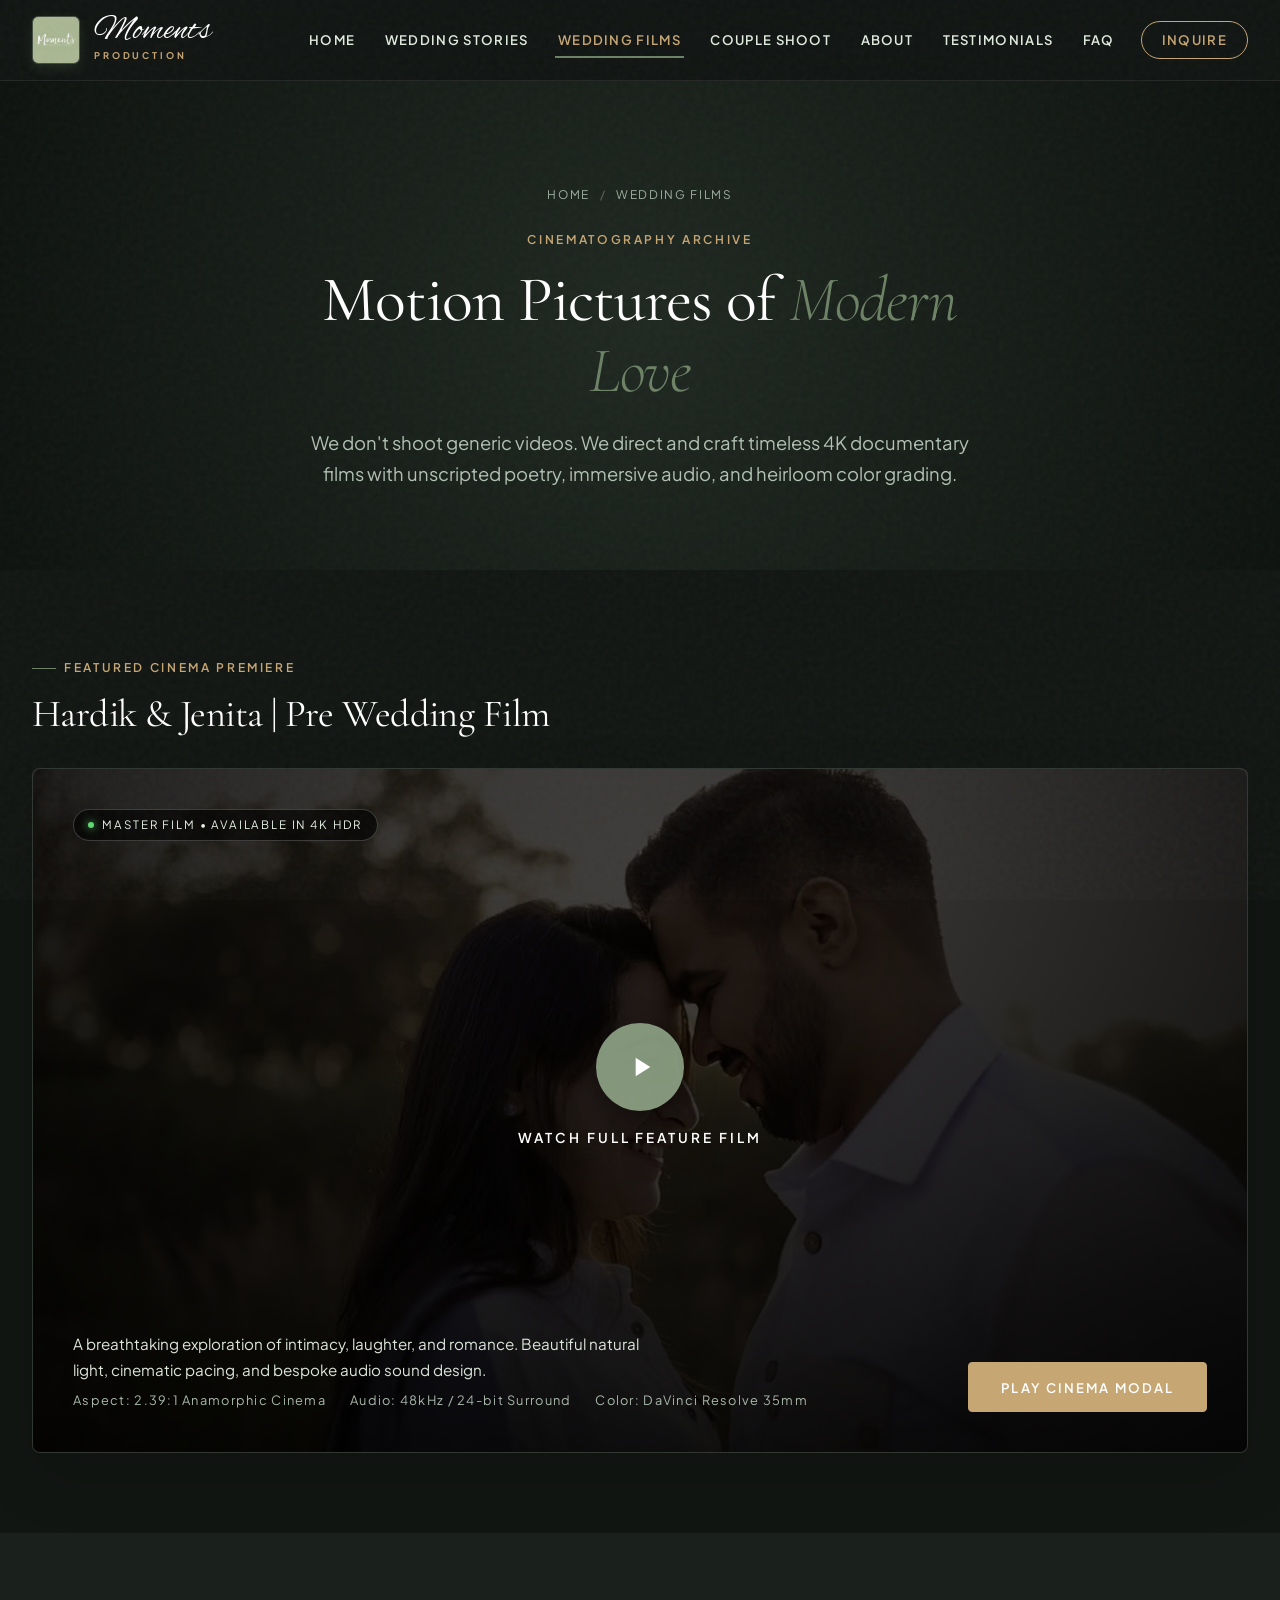
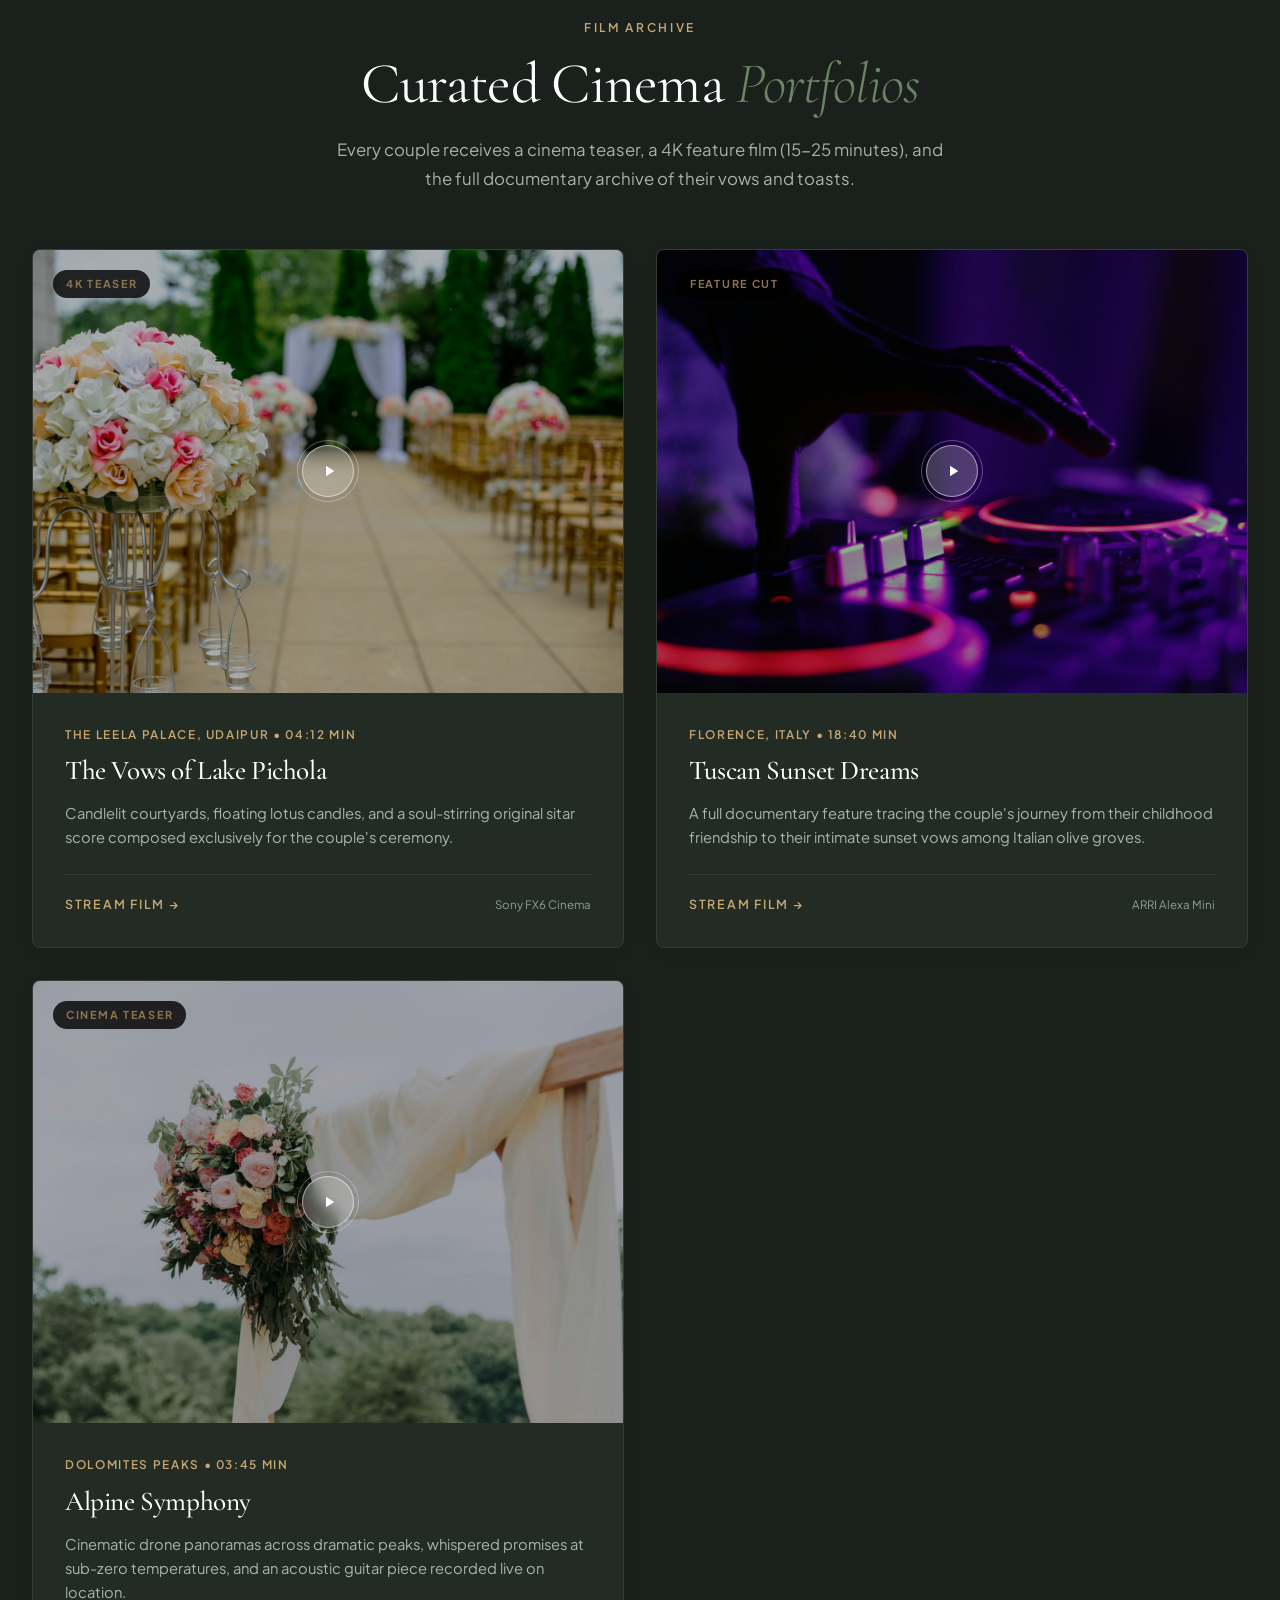
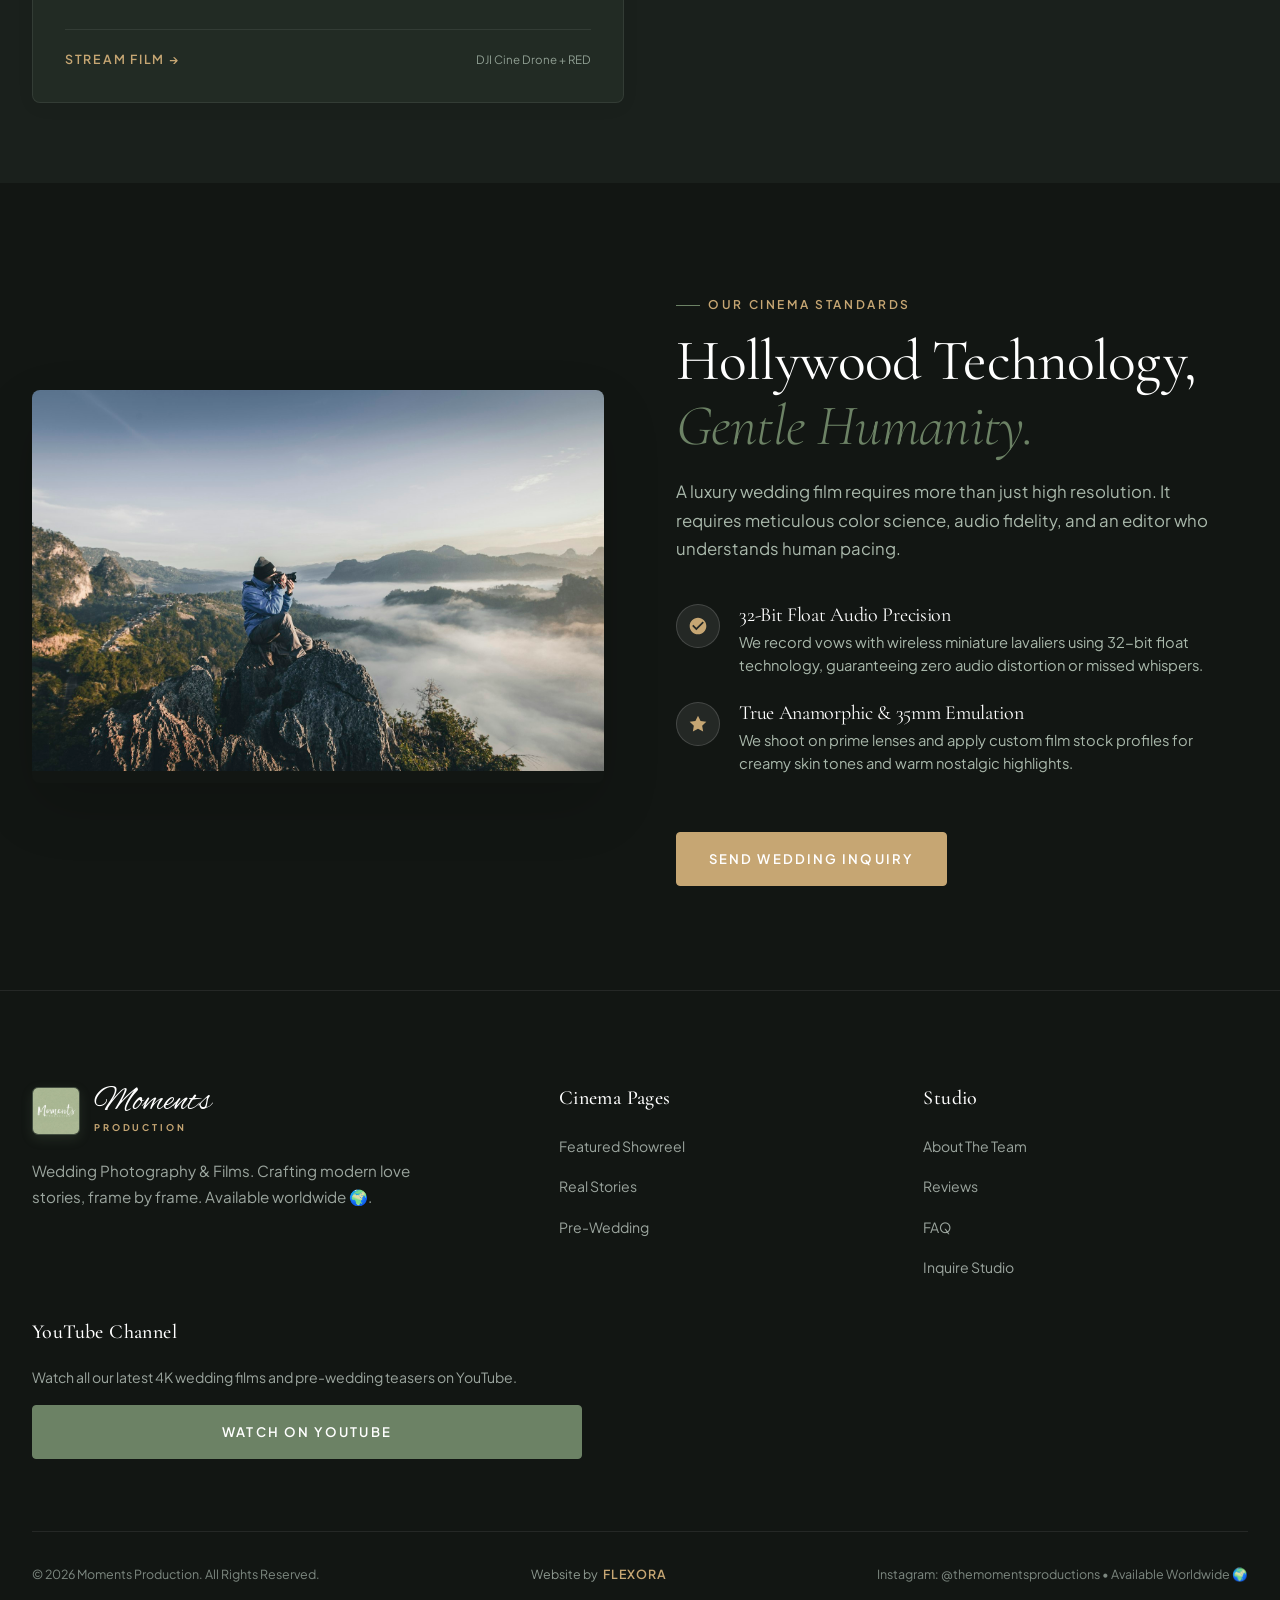
<file: films.html>
<!DOCTYPE html>
<html lang="en">
<head>
  <meta charset="UTF-8">
  <meta name="viewport" content="width=device-width, initial-scale=1.0">
  <title>Wedding Films & Cinema | 4K Destination Wedding Films | Moments Production</title>
  <meta name="description" content="Watch luxury cinematic wedding films by Moments Production. 4K HDR storytelling, sound design, and emotional documentary films crafted for couples worldwide.">
  <link rel="canonical" href="https://momentsproduction.com/films.html">

  <meta property="og:type" content="video.movie">
  <meta property="og:url" content="https://momentsproduction.com/films.html">
  <meta property="og:title" content="Cinematic Wedding Films | Moments Production">
  <meta property="og:description" content="Motion pictures of modern love. Watch our featured 4K wedding films and pre-wedding cinema.">
  <meta property="og:image" content="assets/images/film_hardik_jenita.jpg">

  <link rel="icon" type="image/jpeg" href="assets/images/logo.jpg">
  <link rel="stylesheet" href="assets/css/style.css">
  <link rel="stylesheet" href="assets/css/responsive.css">

  <!-- VideoObject Schema for Google Video Rich Snippets -->
  <script type="application/ld+json">
  {
    "@context": "https://schema.org",
    "@type": "VideoObject",
    "name": "Hardik & Jenita | Pre Wedding | Moments Productions",
    "description": "Bespoke cinematic pre wedding film crafted by Moments Production. Beautiful destination visuals, emotional scoring, and unscripted intimacy.",
    "thumbnailUrl": [
      "https://momentsproduction.com/assets/images/film_hardik_jenita.jpg"
    ],
    "uploadDate": "2024-05-15T08:00:00+05:30",
    "embedUrl": "https://www.youtube.com/embed/E-Bd1j1G3mo",
    "contentUrl": "https://youtu.be/E-Bd1j1G3mo",
    "author": {
      "@type": "Organization",
      "name": "Moments Production",
      "url": "https://momentsproduction.com/"
    }
  }
  </script>
</head>
<body style="background-color: var(--color-dark); color: #FFFFFF;">

  <!-- Header -->
  <header class="site-header" style="background-color: rgba(18, 22, 19, 0.95); border-bottom-color: rgba(255, 255, 255, 0.08);">
    <nav class="navbar">
      <a href="index.html" class="brand-logo-wrap">
        <img src="assets/images/logo.jpg" alt="Moments Production" class="brand-logo-img" width="52" height="52">
        <div class="brand-text-block">
          <span class="brand-title" style="color: #FFFFFF;">Moments</span>
          <span class="brand-sub" style="color: var(--color-gold);">Production</span>
        </div>
      </a>
      <!-- Desktop Links with Even Spacing & Alignment -->
      <div class="nav-menu">
        <a href="index.html" class="nav-link" style="color: #E2ECE0;">Home</a>
        <a href="stories.html" class="nav-link" style="color: #E2ECE0;">Wedding Stories</a>
        <a href="films.html" class="nav-link active" style="color: var(--color-gold);">Wedding Films</a>
        <a href="couple-shoot.html" class="nav-link" style="color: #E2ECE0;">Couple Shoot</a>
        <a href="about.html" class="nav-link" style="color: #E2ECE0;">About</a>
        <a href="testimonials.html" class="nav-link" style="color: #E2ECE0;">Testimonials</a>
        <a href="faq.html" class="nav-link" style="color: #E2ECE0;">FAQ</a>
        <a href="contact.html" class="nav-link nav-link-inquire" style="border-color: var(--color-gold); color: var(--color-gold) !important;">Inquire</a>
      </div>
      <button class="menu-toggle-btn" aria-label="Toggle Navigation Menu">
        <span style="background-color: #FFFFFF;"></span>
        <span style="background-color: #FFFFFF;"></span>
        <span style="background-color: #FFFFFF;"></span>
      </button>
    </nav>
  </header>

  <!-- Mobile Drawer -->
  <div class="mobile-backdrop"></div>
  <aside class="mobile-nav-drawer">
    <div class="mobile-drawer-header">
      <div class="brand-logo-wrap">
        <img src="assets/images/logo.jpg" alt="Moments Production" class="brand-logo-img" width="44" height="44">
        <span class="brand-title">Moments</span>
      </div>
      <button class="mobile-drawer-close">&times;</button>
    </div>
    <div class="mobile-nav-links">
      <a href="index.html" class="mobile-nav-link">Home <span>01</span></a>
      <a href="stories.html" class="mobile-nav-link">Wedding Stories <span>02</span></a>
      <a href="films.html" class="mobile-nav-link active">Wedding Films <span>03</span></a>
      <a href="couple-shoot.html" class="mobile-nav-link">Couple Shoot <span>04</span></a>
      <a href="about.html" class="mobile-nav-link">About <span>05</span></a>
      <a href="testimonials.html" class="mobile-nav-link">Testimonials <span>06</span></a>
      <a href="faq.html" class="mobile-nav-link">FAQ <span>07</span></a>
      <a href="contact.html" class="mobile-nav-link">Contact & Inquire <span>08</span></a>
    </div>
  </aside>

  <!-- Hero Banner -->
  <section class="subpage-hero" style="background: radial-gradient(circle at center, #1F2821 0%, #0E120F 100%);">
    <div class="container subpage-hero-content">
      <nav class="breadcrumb-trail" aria-label="Breadcrumbs">
        <a href="index.html">Home</a>
        <span class="breadcrumb-sep">/</span>
        <span>Wedding Films</span>
      </nav>
      <span class="eyebrow eyebrow-center" style="color: var(--color-gold);">Cinematography Archive</span>
      <h1 class="section-title" style="color: #FFFFFF; font-size: clamp(2.5rem, 5vw, 4.4rem);">
        Motion Pictures of <em>Modern Love</em>
      </h1>
      <p style="color: #B2C2B4; font-size: 1.15rem; line-height: 1.7; max-width: 680px; margin: 0 auto;">
        We don't shoot generic videos. We direct and craft timeless 4K documentary films with unscripted poetry, immersive audio, and heirloom color grading.
      </p>
    </div>
  </section>

  <!-- Featured Film Cinema Screen (YouTube Integration) -->
  <section style="padding: 5rem 0; background-color: #121613;">
    <div class="container">
      <div style="margin-bottom: 2rem;">
        <span class="eyebrow" style="color: var(--color-gold);">Featured Cinema Premiere</span>
        <h2 style="font-family: var(--font-serif); font-size: 2.4rem; color: #FFFFFF;">
          Hardik & Jenita | Pre Wedding Film
        </h2>
      </div>

      <!-- Feature Film Video Card with Instant Player -->
      <div class="film-feature-card">
        <div class="film-preview-container" data-video-id="E-Bd1j1G3mo" role="button" tabindex="0">
          <img src="assets/images/film_hardik_jenita.jpg" alt="Hardik and Jenita Film" class="film-preview-img" width="1280" height="720">
          <div class="film-cinematic-vignette">
            <span class="film-cinematic-badge">
              <span class="status-dot"></span> Master Film • Available in 4K HDR
            </span>

            <div class="film-center-trigger">
              <div class="film-play-disc" style="width: 88px; height: 88px;">
                <svg viewBox="0 0 24 24" style="width: 32px; height: 32px;"><path d="M8 5v14l11-7z"/></svg>
              </div>
              <span class="film-watch-text" style="font-size: 0.85rem; letter-spacing: 0.22em;">Watch Full Feature Film</span>
            </div>

            <div class="film-bottom-info">
              <div>
                <p style="font-size: 0.95rem; color: #DCE5DA; max-width: 600px; margin-bottom: 0.5rem;">
                  A breathtaking exploration of intimacy, laughter, and romance. Beautiful natural light, cinematic pacing, and bespoke audio sound design.
                </p>
                <div class="film-meta-specs">
                  <span>Aspect: 2.39:1 Anamorphic Cinema</span>
                  <span>Audio: 48kHz / 24-bit Surround</span>
                  <span>Color: DaVinci Resolve 35mm</span>
                </div>
              </div>
              <button class="btn btn-gold" data-video-id="E-Bd1j1G3mo">Play Cinema Modal</button>
            </div>
          </div>
        </div>
      </div>
    </div>
  </section>

  <!-- Film Gallery Grid -->
  <section style="padding: 5rem 0; background-color: var(--color-dark-surface);">
    <div class="container">
      <div class="text-center" style="margin-bottom: 3.5rem;">
        <span class="eyebrow eyebrow-center" style="color: var(--color-gold);">Film Archive</span>
        <h2 class="section-title" style="color: #FFFFFF;">
          Curated Cinema <em>Portfolios</em>
        </h2>
        <p class="section-subtitle" style="color: #A5B3A7;">
          Every couple receives a cinema teaser, a 4K feature film (15-25 minutes), and the full documentary archive of their vows and toasts.
        </p>
      </div>

      <div class="stories-grid">
        <!-- Film 1 -->
        <article class="story-card" style="background-color: var(--color-dark-card); border-color: rgba(255,255,255,0.08);">
          <div class="story-img-link" data-video-id="E-Bd1j1G3mo" role="button" tabindex="0" style="cursor: pointer;">
            <img src="assets/images/film_thumb_2.jpg" alt="The Vows of Lake Pichola" class="story-card-img" width="800" height="600">
            <span class="story-tag-pill" style="background-color: rgba(0,0,0,0.8); color: var(--color-gold);">4K Teaser</span>
            <div style="position: absolute; inset: 0; display: flex; align-items: center; justify-content: center; background: rgba(0,0,0,0.3);">
              <div class="play-pulse-circle"><svg viewBox="0 0 24 24"><path d="M8 5v14l11-7z"/></svg></div>
            </div>
          </div>
          <div class="story-details">
            <div class="story-location-date" style="color: var(--color-gold);">The Leela Palace, Udaipur • 04:12 Min</div>
            <h3 class="story-title" style="color: #FFFFFF;">The Vows of Lake Pichola</h3>
            <p class="story-excerpt" style="color: #A9B7AC;">
              Candlelit courtyards, floating lotus candles, and a soul-stirring original sitar score composed exclusively for the couple's ceremony.
            </p>
            <div class="story-card-footer" style="border-top-color: rgba(255,255,255,0.08);">
              <span class="story-read-link" style="color: var(--color-gold);" data-video-id="E-Bd1j1G3mo">Stream Film →</span>
              <span style="font-size: 0.72rem; color: #8F9E92;">Sony FX6 Cinema</span>
            </div>
          </div>
        </article>

        <!-- Film 2 -->
        <article class="story-card" style="background-color: var(--color-dark-card); border-color: rgba(255,255,255,0.08);">
          <div class="story-img-link" data-video-id="E-Bd1j1G3mo" role="button" tabindex="0" style="cursor: pointer;">
            <img src="assets/images/film_thumb_3.jpg" alt="Tuscan Sunset Dreams" class="story-card-img" width="800" height="600">
            <span class="story-tag-pill" style="background-color: rgba(0,0,0,0.8); color: var(--color-gold);">Feature Cut</span>
            <div style="position: absolute; inset: 0; display: flex; align-items: center; justify-content: center; background: rgba(0,0,0,0.3);">
              <div class="play-pulse-circle"><svg viewBox="0 0 24 24"><path d="M8 5v14l11-7z"/></svg></div>
            </div>
          </div>
          <div class="story-details">
            <div class="story-location-date" style="color: var(--color-gold);">Florence, Italy • 18:40 Min</div>
            <h3 class="story-title" style="color: #FFFFFF;">Tuscan Sunset Dreams</h3>
            <p class="story-excerpt" style="color: #A9B7AC;">
              A full documentary feature tracing the couple's journey from their childhood friendship to their intimate sunset vows among Italian olive groves.
            </p>
            <div class="story-card-footer" style="border-top-color: rgba(255,255,255,0.08);">
              <span class="story-read-link" style="color: var(--color-gold);" data-video-id="E-Bd1j1G3mo">Stream Film →</span>
              <span style="font-size: 0.72rem; color: #8F9E92;">ARRI Alexa Mini</span>
            </div>
          </div>
        </article>

        <!-- Film 3 -->
        <article class="story-card" style="background-color: var(--color-dark-card); border-color: rgba(255,255,255,0.08);">
          <div class="story-img-link" data-video-id="E-Bd1j1G3mo" role="button" tabindex="0" style="cursor: pointer;">
            <img src="assets/images/film_thumb_4.jpg" alt="Alpine Symphony" class="story-card-img" width="800" height="600">
            <span class="story-tag-pill" style="background-color: rgba(0,0,0,0.8); color: var(--color-gold);">Cinema Teaser</span>
            <div style="position: absolute; inset: 0; display: flex; align-items: center; justify-content: center; background: rgba(0,0,0,0.3);">
              <div class="play-pulse-circle"><svg viewBox="0 0 24 24"><path d="M8 5v14l11-7z"/></svg></div>
            </div>
          </div>
          <div class="story-details">
            <div class="story-location-date" style="color: var(--color-gold);">Dolomites Peaks • 03:45 Min</div>
            <h3 class="story-title" style="color: #FFFFFF;">Alpine Symphony</h3>
            <p class="story-excerpt" style="color: #A9B7AC;">
              Cinematic drone panoramas across dramatic peaks, whispered promises at sub-zero temperatures, and an acoustic guitar piece recorded live on location.
            </p>
            <div class="story-card-footer" style="border-top-color: rgba(255,255,255,0.08);">
              <span class="story-read-link" style="color: var(--color-gold);" data-video-id="E-Bd1j1G3mo">Stream Film →</span>
              <span style="font-size: 0.72rem; color: #8F9E92;">DJI Cine Drone + RED</span>
            </div>
          </div>
        </article>
      </div>
    </div>
  </section>

  <!-- Cinematography Craft & Technical Standards -->
  <section style="padding: 6.5rem 0; background-color: var(--color-dark);">
    <div class="container">
      <div class="philosophy-split">
        <div class="philosophy-media">
          <div class="philosophy-main-img-wrap" style="aspect-ratio: 16 / 11;">
            <img src="assets/images/cinema_gear.jpg" alt="Cinema gear and production equipment" width="800" height="550">
          </div>
        </div>

        <div class="philosophy-text-col">
          <span class="eyebrow" style="color: var(--color-gold);">Our Cinema Standards</span>
          <h2 class="section-title" style="color: #FFFFFF;">
            Hollywood Technology, <em>Gentle Humanity.</em>
          </h2>
          <p style="color: #A9B8AB; font-size: 1.05rem; line-height: 1.7; margin-bottom: 1.5rem;">
            A luxury wedding film requires more than just high resolution. It requires meticulous color science, audio fidelity, and an editor who understands human pacing.
          </p>

          <div class="philosophy-values">
            <div class="val-item">
              <div class="val-icon-box" style="background-color: rgba(255,255,255,0.08); color: var(--color-gold); border-color: rgba(255,255,255,0.15);">
                <svg viewBox="0 0 24 24"><path d="M12 2C6.48 2 2 6.48 2 12s4.48 10 10 10 10-4.48 10-10S17.52 2 12 2zm-2 15l-5-5 1.41-1.41L10 14.17l7.59-7.59L19 8l-9 9z"/></svg>
              </div>
              <div class="val-content">
                <h4 style="color: #FFFFFF;">32-Bit Float Audio Precision</h4>
                <p style="color: #A9B8AB;">We record vows with wireless miniature lavaliers using 32-bit float technology, guaranteeing zero audio distortion or missed whispers.</p>
              </div>
            </div>

            <div class="val-item">
              <div class="val-icon-box" style="background-color: rgba(255,255,255,0.08); color: var(--color-gold); border-color: rgba(255,255,255,0.15);">
                <svg viewBox="0 0 24 24"><path d="M12 2l3.09 6.26L22 9.27l-5 4.87 1.18 6.88L12 17.77l-6.18 3.25L7 14.14 2 9.27l6.91-1.01L12 2z"/></svg>
              </div>
              <div class="val-content">
                <h4 style="color: #FFFFFF;">True Anamorphic & 35mm Emulation</h4>
                <p style="color: #A9B8AB;">We shoot on prime lenses and apply custom film stock profiles for creamy skin tones and warm nostalgic highlights.</p>
              </div>
            </div>
          </div>

          <a href="contact.html" class="btn btn-gold" style="margin-top: 1rem;">Send Wedding Inquiry</a>
        </div>
      </div>
    </div>
  </section>

  <!-- Footer -->
  <footer class="site-footer">
    <div class="container">
      <div class="footer-main-grid">
        <div class="footer-col-brand">
          <a href="index.html" class="brand-logo-wrap">
            <img src="assets/images/logo.jpg" alt="Moments Production" class="brand-logo-img" width="52" height="52">
            <div class="brand-text-block">
              <span class="brand-title" style="color: #FFFFFF;">Moments</span>
              <span class="brand-sub" style="color: var(--color-gold);">Production</span>
            </div>
          </a>
          <p class="footer-bio">
            Wedding Photography & Films. Crafting modern love stories, frame by frame. Available worldwide 🌍.
          </p>
        </div>
        <div class="footer-col-nav">
          <h4 class="footer-col-title">Cinema Pages</h4>
          <ul class="footer-links-list">
            <li><a href="films.html">Featured Showreel</a></li>
            <li><a href="stories.html">Real Stories</a></li>
            <li><a href="couple-shoot.html">Pre-Wedding</a></li>
          </ul>
        </div>
        <div class="footer-col-nav">
          <h4 class="footer-col-title">Studio</h4>
          <ul class="footer-links-list">
            <li><a href="about.html">About The Team</a></li>
            <li><a href="testimonials.html">Reviews</a></li>
            <li><a href="faq.html">FAQ</a></li>
            <li><a href="contact.html">Inquire Studio</a></li>
          </ul>
        </div>
        <div class="footer-col-newsletter">
          <h4 class="footer-col-title">YouTube Channel</h4>
          <p class="footer-newsletter-text">Watch all our latest 4K wedding films and pre-wedding teasers on YouTube.</p>
          <a href="https://youtu.be/E-Bd1j1G3mo" target="_blank" rel="noopener noreferrer" class="btn btn-primary" style="width: 100%;">
            Watch on YouTube
          </a>
        </div>
      </div>
      <div class="footer-bottom-bar">
        <span>&copy; 2026 Moments Production. All Rights Reserved.</span>
        <span class="developer-credit">Website by <strong class="developer-name">Flexora</strong></span>
        <span>Instagram: @themomentsproductions • Available Worldwide 🌍</span>
      </div>
    </div>
  </footer>

  <!-- Video Cinema Modal -->
  <div class="video-cinema-modal">
    <button class="modal-close-btn modal-close">&times;</button>
    <div class="modal-inner-box">
      <div class="video-iframe-wrap">
        <iframe src="" title="Wedding Film" allow="autoplay; fullscreen"></iframe>
      </div>
    </div>
  </div>

  <script src="assets/js/main.js" defer></script>
</body>
</html>
</file>
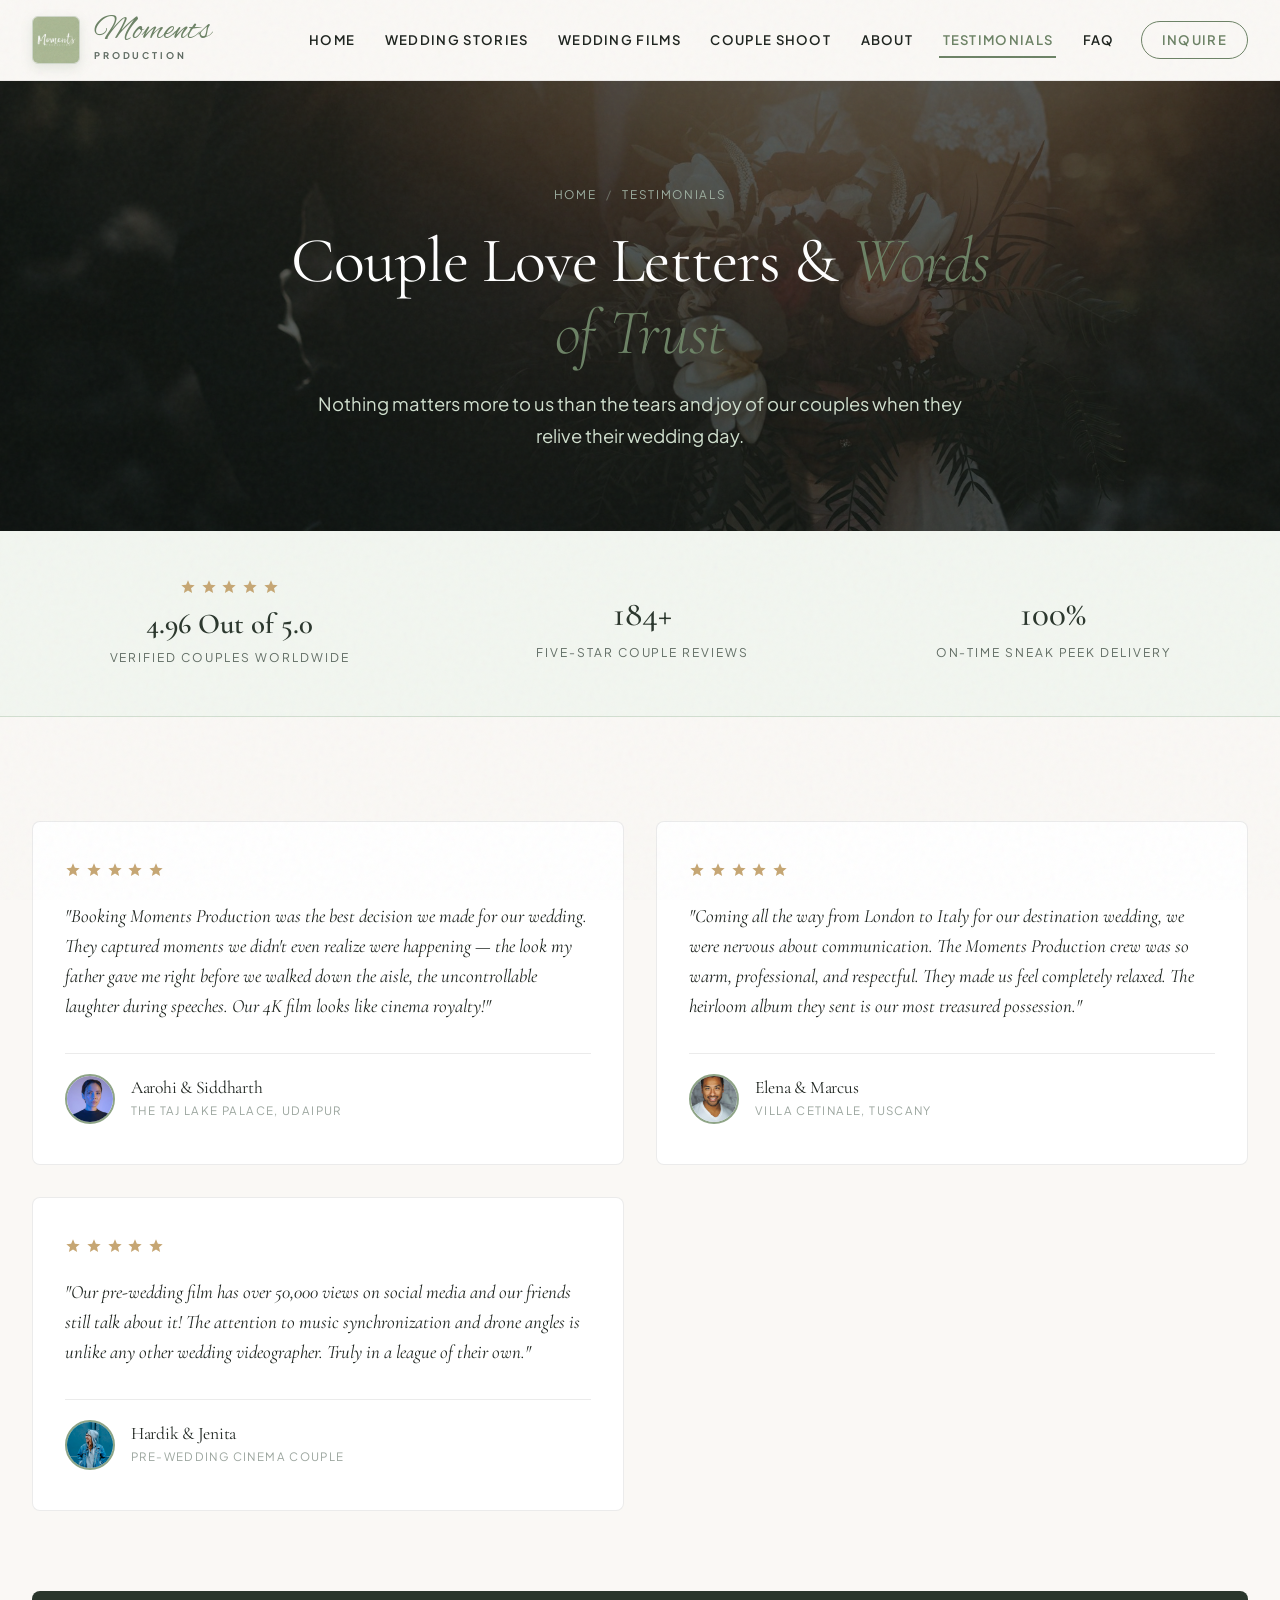
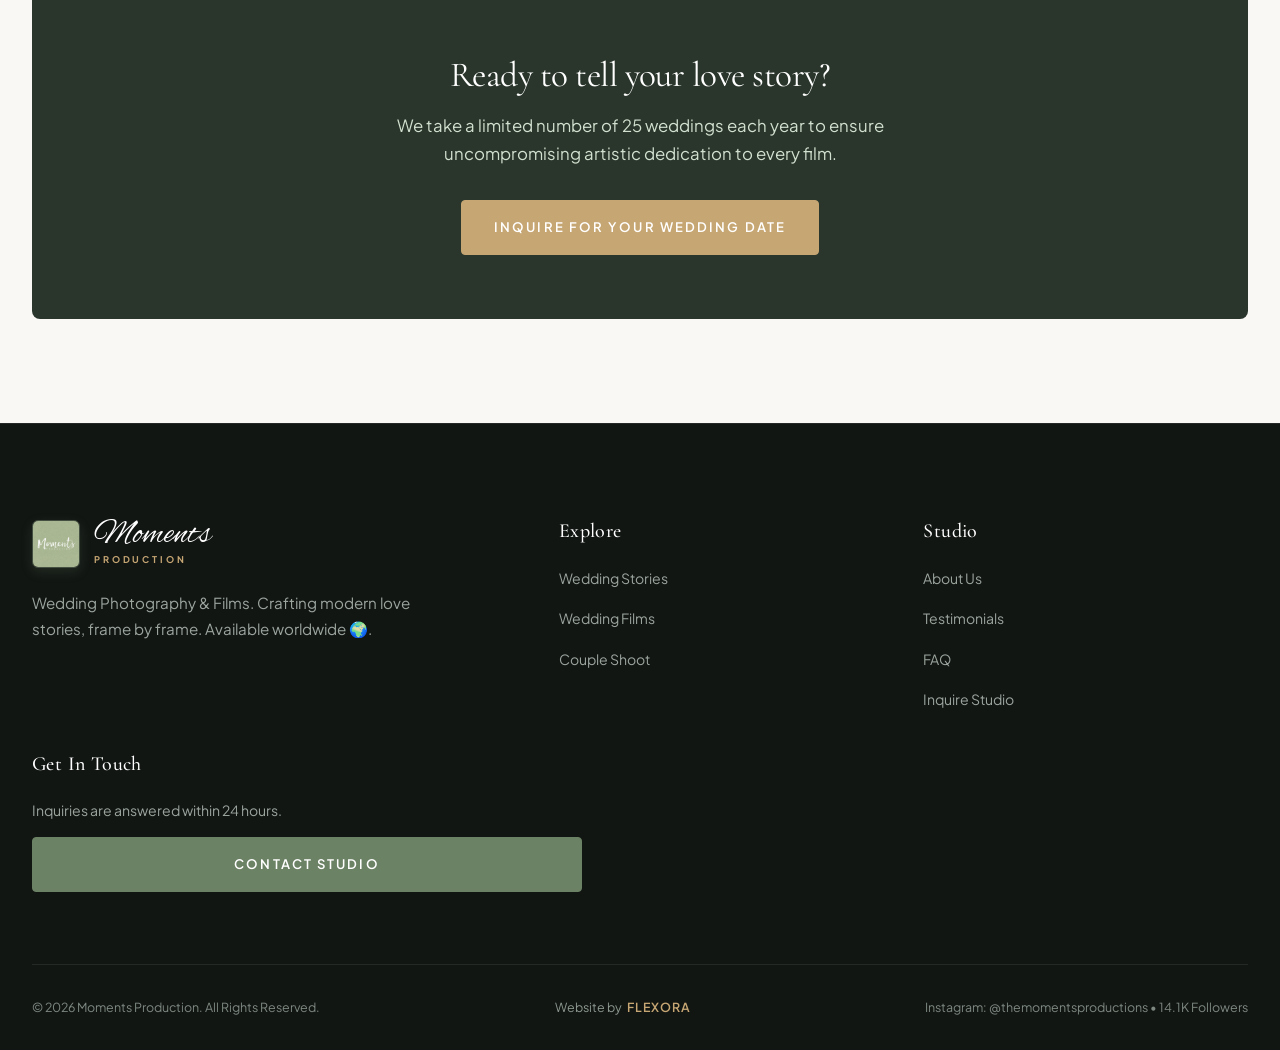
<file: testimonials.html>
<!DOCTYPE html>
<html lang="en">
<head>
  <meta charset="UTF-8">
  <meta name="viewport" content="width=device-width, initial-scale=1.0">
  <title>Client Testimonials & Couple Love Letters | Moments Production</title>
  <meta name="description" content="Read reviews and testimonials from real couples who trusted Moments Production for their wedding photography and cinematic films across the globe. Rated 4.96/5.">
  <link rel="canonical" href="https://momentsproduction.com/testimonials.html">

  <meta property="og:type" content="website">
  <meta property="og:url" content="https://momentsproduction.com/testimonials.html">
  <meta property="og:title" content="Couple Testimonials | Moments Production">
  <meta property="og:description" content="Heartfelt words from our couples across Udaipur, Tuscany, Goa, Lake Como, and beyond.">
  <meta property="og:image" content="assets/images/testimonial_1.jpg">

  <link rel="icon" type="image/jpeg" href="assets/images/logo.jpg">
  <link rel="stylesheet" href="assets/css/style.css">
  <link rel="stylesheet" href="assets/css/responsive.css">

  <!-- Aggregate Rating Schema for Google Search Rich Stars -->
  <script type="application/ld+json">
  {
    "@context": "https://schema.org",
    "@type": "PhotographyBusiness",
    "name": "Moments Production",
    "image": "https://momentsproduction.com/assets/images/logo.jpg",
    "aggregateRating": {
      "@type": "AggregateRating",
      "ratingValue": "4.96",
      "bestRating": "5",
      "worstRating": "1",
      "reviewCount": "184"
    }
  }
  </script>
</head>
<body>

  <!-- Header -->
  <header class="site-header">
    <nav class="navbar">
      <a href="index.html" class="brand-logo-wrap">
        <img src="assets/images/logo.jpg" alt="Moments Production" class="brand-logo-img" width="52" height="52">
        <div class="brand-text-block">
          <span class="brand-title">Moments</span>
          <span class="brand-sub">Production</span>
        </div>
      </a>
      <!-- Desktop Links with Even Spacing & Alignment -->
      <div class="nav-menu">
        <a href="index.html" class="nav-link">Home</a>
        <a href="stories.html" class="nav-link">Wedding Stories</a>
        <a href="films.html" class="nav-link">Wedding Films</a>
        <a href="couple-shoot.html" class="nav-link">Couple Shoot</a>
        <a href="about.html" class="nav-link">About</a>
        <a href="testimonials.html" class="nav-link active">Testimonials</a>
        <a href="faq.html" class="nav-link">FAQ</a>
        <a href="contact.html" class="nav-link nav-link-inquire">Inquire</a>
      </div>
      <button class="menu-toggle-btn" aria-label="Toggle Navigation">
        <span></span><span></span><span></span>
      </button>
    </nav>
  </header>

  <!-- Mobile Drawer -->
  <div class="mobile-backdrop"></div>
  <aside class="mobile-nav-drawer">
    <div class="mobile-drawer-header">
      <div class="brand-logo-wrap">
        <img src="assets/images/logo.jpg" alt="Moments Production" class="brand-logo-img" width="44" height="44">
        <span class="brand-title">Moments</span>
      </div>
      <button class="mobile-drawer-close">&times;</button>
    </div>
    <div class="mobile-nav-links">
      <a href="index.html" class="mobile-nav-link">Home <span>01</span></a>
      <a href="stories.html" class="mobile-nav-link">Wedding Stories <span>02</span></a>
      <a href="films.html" class="mobile-nav-link">Wedding Films <span>03</span></a>
      <a href="couple-shoot.html" class="mobile-nav-link">Couple Shoot <span>04</span></a>
      <a href="about.html" class="mobile-nav-link">About <span>05</span></a>
      <a href="testimonials.html" class="mobile-nav-link active">Testimonials <span>06</span></a>
      <a href="faq.html" class="mobile-nav-link">FAQ <span>07</span></a>
      <a href="contact.html" class="mobile-nav-link">Contact & Inquire <span>08</span></a>
    </div>
  </aside>

  <!-- Subpage Hero -->
  <section class="subpage-hero">
    <div class="subpage-hero-bg">
      <img src="assets/images/hero_wedding.jpg" alt="Happy wedding couple">
    </div>
    <div class="container subpage-hero-content">
      <nav class="breadcrumb-trail" aria-label="Breadcrumbs">
        <a href="index.html">Home</a>
        <span class="breadcrumb-sep">/</span>
        <span>Testimonials</span>
      </nav>
      <h1 class="section-title" style="color: #FFFFFF; font-size: clamp(2.5rem, 5vw, 4.2rem);">
        Couple Love Letters & <em>Words of Trust</em>
      </h1>
      <p style="color: #D1E0CF; font-size: 1.15rem; line-height: 1.7; max-width: 650px; margin: 0 auto;">
        Nothing matters more to us than the tears and joy of our couples when they relive their wedding day.
      </p>
    </div>
  </section>

  <!-- Ratings Overview Bar -->
  <section style="background-color: var(--color-sage-wash); padding: 3rem 0; border-bottom: 1px solid var(--color-sage-border);">
    <div class="container">
      <div style="display: flex; align-items: center; justify-content: space-around; flex-wrap: wrap; gap: 2rem; text-align: center;">
        <div>
          <div class="stars-row" style="justify-content: center; margin-bottom: 0.3rem;">
            <svg class="star-icon" viewBox="0 0 24 24"><path d="M12 17.27L18.18 21l-1.64-7.03L22 9.24l-7.19-.61L12 2 9.19 8.63 2 9.24l5.46 4.73L5.82 21z"/></svg>
            <svg class="star-icon" viewBox="0 0 24 24"><path d="M12 17.27L18.18 21l-1.64-7.03L22 9.24l-7.19-.61L12 2 9.19 8.63 2 9.24l5.46 4.73L5.82 21z"/></svg>
            <svg class="star-icon" viewBox="0 0 24 24"><path d="M12 17.27L18.18 21l-1.64-7.03L22 9.24l-7.19-.61L12 2 9.19 8.63 2 9.24l5.46 4.73L5.82 21z"/></svg>
            <svg class="star-icon" viewBox="0 0 24 24"><path d="M12 17.27L18.18 21l-1.64-7.03L22 9.24l-7.19-.61L12 2 9.19 8.63 2 9.24l5.46 4.73L5.82 21z"/></svg>
            <svg class="star-icon" viewBox="0 0 24 24"><path d="M12 17.27L18.18 21l-1.64-7.03L22 9.24l-7.19-.61L12 2 9.19 8.63 2 9.24l5.46 4.73L5.82 21z"/></svg>
          </div>
          <p style="font-family: var(--font-serif); font-size: 1.8rem; font-weight: 600; color: var(--color-sage-deep);">4.96 Out of 5.0</p>
          <p style="font-size: 0.75rem; letter-spacing: 0.16em; text-transform: uppercase; color: var(--color-text-muted);">Verified Couples Worldwide</p>
        </div>
        <div>
          <p style="font-family: var(--font-serif); font-size: 2.2rem; font-weight: 500; color: var(--color-sage-deep);">184+</p>
          <p style="font-size: 0.75rem; letter-spacing: 0.16em; text-transform: uppercase; color: var(--color-text-muted);">Five-Star Couple Reviews</p>
        </div>
        <div>
          <p style="font-family: var(--font-serif); font-size: 2.2rem; font-weight: 500; color: var(--color-sage-deep);">100%</p>
          <p style="font-size: 0.75rem; letter-spacing: 0.16em; text-transform: uppercase; color: var(--color-text-muted);">On-Time Sneak Peek Delivery</p>
        </div>
      </div>
    </div>
  </section>

  <!-- Testimonials Grid -->
  <section style="padding: 6.5rem 0; background-color: var(--color-cream);">
    <div class="container">
      <div class="stories-grid">
        <!-- Review 1 -->
        <article class="testimonial-card" style="background-color: #FFFFFF; border-color: rgba(0,0,0,0.08);">
          <div class="stars-row">
            <svg class="star-icon" viewBox="0 0 24 24"><path d="M12 17.27L18.18 21l-1.64-7.03L22 9.24l-7.19-.61L12 2 9.19 8.63 2 9.24l5.46 4.73L5.82 21z"/></svg>
            <svg class="star-icon" viewBox="0 0 24 24"><path d="M12 17.27L18.18 21l-1.64-7.03L22 9.24l-7.19-.61L12 2 9.19 8.63 2 9.24l5.46 4.73L5.82 21z"/></svg>
            <svg class="star-icon" viewBox="0 0 24 24"><path d="M12 17.27L18.18 21l-1.64-7.03L22 9.24l-7.19-.61L12 2 9.19 8.63 2 9.24l5.46 4.73L5.82 21z"/></svg>
            <svg class="star-icon" viewBox="0 0 24 24"><path d="M12 17.27L18.18 21l-1.64-7.03L22 9.24l-7.19-.61L12 2 9.19 8.63 2 9.24l5.46 4.73L5.82 21z"/></svg>
            <svg class="star-icon" viewBox="0 0 24 24"><path d="M12 17.27L18.18 21l-1.64-7.03L22 9.24l-7.19-.61L12 2 9.19 8.63 2 9.24l5.46 4.73L5.82 21z"/></svg>
          </div>
          <p class="testimonial-body" style="color: var(--color-text-main);">
            "Booking Moments Production was the best decision we made for our wedding. They captured moments we didn't even realize were happening — the look my father gave me right before we walked down the aisle, the uncontrollable laughter during speeches. Our 4K film looks like cinema royalty!"
          </p>
          <div class="testimonial-author-wrap" style="border-top-color: rgba(0,0,0,0.08);">
            <img src="assets/images/testimonial_1.jpg" alt="Aarohi & Siddharth" class="testimonial-avatar" width="50" height="50">
            <div class="testimonial-meta">
              <h4 style="color: var(--color-text-main);">Aarohi & Siddharth</h4>
              <p>The Taj Lake Palace, Udaipur</p>
            </div>
          </div>
        </article>

        <!-- Review 2 -->
        <article class="testimonial-card" style="background-color: #FFFFFF; border-color: rgba(0,0,0,0.08);">
          <div class="stars-row">
            <svg class="star-icon" viewBox="0 0 24 24"><path d="M12 17.27L18.18 21l-1.64-7.03L22 9.24l-7.19-.61L12 2 9.19 8.63 2 9.24l5.46 4.73L5.82 21z"/></svg>
            <svg class="star-icon" viewBox="0 0 24 24"><path d="M12 17.27L18.18 21l-1.64-7.03L22 9.24l-7.19-.61L12 2 9.19 8.63 2 9.24l5.46 4.73L5.82 21z"/></svg>
            <svg class="star-icon" viewBox="0 0 24 24"><path d="M12 17.27L18.18 21l-1.64-7.03L22 9.24l-7.19-.61L12 2 9.19 8.63 2 9.24l5.46 4.73L5.82 21z"/></svg>
            <svg class="star-icon" viewBox="0 0 24 24"><path d="M12 17.27L18.18 21l-1.64-7.03L22 9.24l-7.19-.61L12 2 9.19 8.63 2 9.24l5.46 4.73L5.82 21z"/></svg>
            <svg class="star-icon" viewBox="0 0 24 24"><path d="M12 17.27L18.18 21l-1.64-7.03L22 9.24l-7.19-.61L12 2 9.19 8.63 2 9.24l5.46 4.73L5.82 21z"/></svg>
          </div>
          <p class="testimonial-body" style="color: var(--color-text-main);">
            "Coming all the way from London to Italy for our destination wedding, we were nervous about communication. The Moments Production crew was so warm, professional, and respectful. They made us feel completely relaxed. The heirloom album they sent is our most treasured possession."
          </p>
          <div class="testimonial-author-wrap" style="border-top-color: rgba(0,0,0,0.08);">
            <img src="assets/images/testimonial_2.jpg" alt="Elena & Marcus" class="testimonial-avatar" width="50" height="50">
            <div class="testimonial-meta">
              <h4 style="color: var(--color-text-main);">Elena & Marcus</h4>
              <p>Villa Cetinale, Tuscany</p>
            </div>
          </div>
        </article>

        <!-- Review 3 -->
        <article class="testimonial-card" style="background-color: #FFFFFF; border-color: rgba(0,0,0,0.08);">
          <div class="stars-row">
            <svg class="star-icon" viewBox="0 0 24 24"><path d="M12 17.27L18.18 21l-1.64-7.03L22 9.24l-7.19-.61L12 2 9.19 8.63 2 9.24l5.46 4.73L5.82 21z"/></svg>
            <svg class="star-icon" viewBox="0 0 24 24"><path d="M12 17.27L18.18 21l-1.64-7.03L22 9.24l-7.19-.61L12 2 9.19 8.63 2 9.24l5.46 4.73L5.82 21z"/></svg>
            <svg class="star-icon" viewBox="0 0 24 24"><path d="M12 17.27L18.18 21l-1.64-7.03L22 9.24l-7.19-.61L12 2 9.19 8.63 2 9.24l5.46 4.73L5.82 21z"/></svg>
            <svg class="star-icon" viewBox="0 0 24 24"><path d="M12 17.27L18.18 21l-1.64-7.03L22 9.24l-7.19-.61L12 2 9.19 8.63 2 9.24l5.46 4.73L5.82 21z"/></svg>
            <svg class="star-icon" viewBox="0 0 24 24"><path d="M12 17.27L18.18 21l-1.64-7.03L22 9.24l-7.19-.61L12 2 9.19 8.63 2 9.24l5.46 4.73L5.82 21z"/></svg>
          </div>
          <p class="testimonial-body" style="color: var(--color-text-main);">
            "Our pre-wedding film has over 50,000 views on social media and our friends still talk about it! The attention to music synchronization and drone angles is unlike any other wedding videographer. Truly in a league of their own."
          </p>
          <div class="testimonial-author-wrap" style="border-top-color: rgba(0,0,0,0.08);">
            <img src="assets/images/testimonial_3.jpg" alt="Hardik & Jenita" class="testimonial-avatar" width="50" height="50">
            <div class="testimonial-meta">
              <h4 style="color: var(--color-text-main);">Hardik & Jenita</h4>
              <p>Pre-Wedding Cinema Couple</p>
            </div>
          </div>
        </article>
      </div>

      <!-- Book Consultation CTA -->
      <div style="margin-top: 5rem; text-align: center; background-color: var(--color-sage-deep); color: #FFFFFF; padding: 4rem; border-radius: var(--border-radius-md);">
        <h3 style="font-family: var(--font-serif); font-size: 2.2rem; margin-bottom: 1rem; color: #FFFFFF;">
          Ready to tell your love story?
        </h3>
        <p style="color: #D1E0CF; max-width: 600px; margin: 0 auto 2rem auto; font-size: 1.05rem;">
          We take a limited number of 25 weddings each year to ensure uncompromising artistic dedication to every film.
        </p>
        <a href="contact.html" class="btn btn-gold">Inquire For Your Wedding Date</a>
      </div>
    </div>
  </section>

  <!-- Site Footer -->
  <footer class="site-footer">
    <div class="container">
      <div class="footer-main-grid">
        <div class="footer-col-brand">
          <a href="index.html" class="brand-logo-wrap">
            <img src="assets/images/logo.jpg" alt="Moments Production" class="brand-logo-img" width="52" height="52">
            <div class="brand-text-block">
              <span class="brand-title" style="color: #FFFFFF;">Moments</span>
              <span class="brand-sub" style="color: var(--color-gold);">Production</span>
            </div>
          </a>
          <p class="footer-bio">
            Wedding Photography & Films. Crafting modern love stories, frame by frame. Available worldwide 🌍.
          </p>
        </div>
        <div class="footer-col-nav">
          <h4 class="footer-col-title">Explore</h4>
          <ul class="footer-links-list">
            <li><a href="stories.html">Wedding Stories</a></li>
            <li><a href="films.html">Wedding Films</a></li>
            <li><a href="couple-shoot.html">Couple Shoot</a></li>
          </ul>
        </div>
        <div class="footer-col-nav">
          <h4 class="footer-col-title">Studio</h4>
          <ul class="footer-links-list">
            <li><a href="about.html">About Us</a></li>
            <li><a href="testimonials.html">Testimonials</a></li>
            <li><a href="faq.html">FAQ</a></li>
            <li><a href="contact.html">Inquire Studio</a></li>
          </ul>
        </div>
        <div class="footer-col-newsletter">
          <h4 class="footer-col-title">Get In Touch</h4>
          <p class="footer-newsletter-text">Inquiries are answered within 24 hours.</p>
          <a href="contact.html" class="btn btn-primary" style="width: 100%;">Contact Studio</a>
        </div>
      </div>
      <div class="footer-bottom-bar">
        <span>&copy; 2026 Moments Production. All Rights Reserved.</span>
        <span class="developer-credit">Website by <strong class="developer-name">Flexora</strong></span>
        <span>Instagram: @themomentsproductions • 14.1K Followers</span>
      </div>
    </div>
  </footer>

  <script src="assets/js/main.js" defer></script>
</body>
</html>
</file>
<file: assets/css/style.css>
/* ==========================================================================
   MOMENTS PRODUCTION — LUXURY WEDDING PHOTOGRAPHY & FILMS
   Design System, Editorial Typography & Components
   ========================================================================== */

@import url('https://fonts.googleapis.com/css2?family=Alex+Brush&family=Cormorant+Garamond:ital,wght@0,300;0,400;0,500;0,600;0,700;1,400;1,600&family=Playfair+Display:ital,wght@0,400;0,500;0,600;0,700;1,400&family=Plus+Jakarta+Sans:wght@300;400;500;600;700&display=swap');

:root {
  /* Brand Palette derived from the Authentic Moments Sage Logo */
  --color-sage: #8FA587;
  --color-sage-dark: #6C8265;
  --color-sage-deep: #2A362C;
  --color-sage-light: #EBF1E8;
  --color-sage-wash: #F2F6F0;
  --color-sage-border: #D1DED0;

  /* Editorial Dark / Cinema */
  --color-dark: #121613;
  --color-dark-surface: #1A201C;
  --color-dark-card: #222B24;
  --color-dark-border: rgba(255, 255, 255, 0.1);
  --color-dark-text-muted: #9BA59E;

  
  /* Warm Linen & Alabaster Palette */
  --color-cream: #FAF8F5;
  --color-cream-soft: #F4EFE6;
  --color-cream-deep: #EBE4D6;
  --color-text-main: #1D231E;
  --color-text-muted: #5F6B62;

  /* Warm Antique Champagne / Gold */
  --color-gold: #C6A673;
  --color-gold-hover: #D9BA8B;
  --color-gold-light: #FAF5EB;

  /* Typography */
  --font-serif: 'Cormorant Garamond', Georgia, serif;
  --font-display: 'Playfair Display', Georgia, serif;
  --font-script: 'Alex Brush', cursive;
  --font-sans: 'Plus Jakarta Sans', -apple-system, BlinkMacSystemFont, 'Segoe UI', Roboto, sans-serif;

  /* Spacing & Layout */
  --container-max: 1360px;
  --container-narrow: 1040px;
  --container-text: 780px;
  --header-height: 88px;
  --border-radius-sm: 4px;
  --border-radius-md: 8px;
  --border-radius-lg: 16px;
  --transition-fast: 0.25s cubic-bezier(0.16, 1, 0.3, 1);
  --transition-smooth: 0.45s cubic-bezier(0.16, 1, 0.3, 1);
  --transition-slow: 0.75s cubic-bezier(0.16, 1, 0.3, 1);

  /* Shadows */
  --shadow-subtle: 0 4px 20px rgba(0, 0, 0, 0.04);
  --shadow-medium: 0 12px 36px rgba(0, 0, 0, 0.08);
  --shadow-deep: 0 24px 60px rgba(0, 0, 0, 0.14);
}

/* Base Reset */
*, *::before, *::after {
  box-sizing: border-box;
  margin: 0;
  padding: 0;
}

html {
  font-size: 16px;
  scroll-behavior: smooth;
  -webkit-font-smoothing: antialiased;
  -moz-osx-font-smoothing: grayscale;
  background-color: var(--color-cream);
  color: var(--color-text-main);
}

body {
  font-family: var(--font-sans);
  font-weight: 400;
  line-height: 1.68;
  color: var(--color-text-main);
  background-color: var(--color-cream);
  overflow-x: hidden;
  position: relative;
}

/* Subtle Film Grain Texture Overlay */
body::before {
  content: "";
  position: fixed;
  top: 0;
  left: 0;
  width: 100vw;
  height: 100vh;
  pointer-events: none;
  z-index: 9999;
  opacity: 0.035;
  background-image: url("data:image/svg+xml,%3Csvg viewBox='0 0 200 200' xmlns='http://www.w3.org/2000/svg'%3E%3Cfilter id='noiseFilter'%3E%3CfeTurbulence type='fractalNoise' baseFrequency='0.8' numOctaves='3' stitchTiles='stitch'/%3E%3C/filter%3E%3Crect width='100%25' height='100%25' filter='url(%23noiseFilter)'/%3E%3C/svg%3E");
}

img {
  max-width: 100%;
  height: auto;
  display: block;
}

a {
  color: inherit;
  text-decoration: none;
  transition: var(--transition-fast);
}

button {
  font-family: inherit;
  cursor: pointer;
  border: none;
  background: none;
  transition: var(--transition-fast);
}

ul, ol {
  list-style: none;
}

/* Layout Container */
.container {
  width: 100%;
  max-width: var(--container-max);
  margin-left: auto;
  margin-right: auto;
  padding-left: 2rem;
  padding-right: 2rem;
}

.container-narrow {
  max-width: var(--container-narrow);
}

.container-text {
  max-width: var(--container-text);
}

/* ==========================================================================
   Typography Utilities
   ========================================================================== */

h1, h2, h3, h4, h5, h6 {
  font-family: var(--font-serif);
  font-weight: 400;
  line-height: 1.15;
  color: var(--color-text-main);
  letter-spacing: -0.015em;
}

.font-script {
  font-family: var(--font-script);
  font-weight: 400;
  letter-spacing: 0;
  line-height: 1;
}

.eyebrow {
  display: inline-flex;
  align-items: center;
  gap: 0.5rem;
  font-size: 0.75rem;
  font-weight: 600;
  text-transform: uppercase;
  letter-spacing: 0.22em;
  color: var(--color-sage-dark);
  margin-bottom: 0.85rem;
}

.eyebrow::before {
  content: "";
  display: inline-block;
  width: 24px;
  height: 1px;
  background-color: var(--color-sage-dark);
}

.eyebrow-center::before {
  display: none;
}

.section-title {
  font-size: clamp(2.25rem, 4.5vw, 3.6rem);
  font-family: var(--font-serif);
  font-weight: 400;
  margin-bottom: 1.25rem;
  color: var(--color-text-main);
  line-height: 1.12;
}

.section-title em {
  font-family: var(--font-serif);
  font-style: italic;
  font-weight: 300;
  color: var(--color-sage-dark);
}

.section-subtitle {
  font-size: 1.05rem;
  color: var(--color-text-muted);
  max-width: 620px;
  line-height: 1.7;
}

.text-center {
  text-align: center;
}

.text-center .eyebrow {
  justify-content: center;
}

.text-center .section-subtitle {
  margin-left: auto;
  margin-right: auto;
}

/* ==========================================================================
   Buttons & Links
   ========================================================================== */

.btn {
  display: inline-flex;
  align-items: center;
  justify-content: center;
  gap: 0.65rem;
  padding: 0.95rem 2rem;
  font-size: 0.82rem;
  font-weight: 600;
  letter-spacing: 0.16em;
  text-transform: uppercase;
  border-radius: var(--border-radius-sm);
  transition: all var(--transition-fast);
  position: relative;
  overflow: hidden;
}

.btn-primary {
  background-color: var(--color-sage-dark);
  color: #FFFFFF;
  border: 1px solid var(--color-sage-dark);
}

.btn-primary:hover {
  background-color: var(--color-sage-deep);
  border-color: var(--color-sage-deep);
  transform: translateY(-2px);
  box-shadow: 0 8px 24px rgba(113, 136, 104, 0.28);
}

.btn-secondary {
  background-color: transparent;
  color: var(--color-text-main);
  border: 1px solid rgba(29, 35, 30, 0.25);
}

.btn-secondary:hover {
  border-color: var(--color-text-main);
  background-color: rgba(29, 35, 30, 0.03);
  transform: translateY(-2px);
}

.btn-gold {
  background-color: var(--color-gold);
  color: #FFFFFF;
  border: 1px solid var(--color-gold);
}

.btn-gold:hover {
  background-color: var(--color-gold-hover);
  border-color: var(--color-gold-hover);
  transform: translateY(-2px);
  box-shadow: 0 8px 24px rgba(198, 166, 115, 0.35);
}

.btn-ghost-white {
  background-color: rgba(255, 255, 255, 0.12);
  color: #FFFFFF;
  border: 1px solid rgba(255, 255, 255, 0.35);
  backdrop-filter: blur(8px);
}

.btn-ghost-white:hover {
  background-color: #FFFFFF;
  color: var(--color-dark);
  border-color: #FFFFFF;
  transform: translateY(-2px);
}

.btn-icon {
  width: 16px;
  height: 16px;
  fill: currentColor;
  transition: transform var(--transition-fast);
}

.btn:hover .btn-icon {
  transform: translateX(3px);
}

.link-editorial {
  display: inline-flex;
  align-items: center;
  gap: 0.5rem;
  font-size: 0.82rem;
  font-weight: 600;
  letter-spacing: 0.14em;
  text-transform: uppercase;
  color: var(--color-text-main);
  position: relative;
  padding-bottom: 4px;
}

.link-editorial::after {
  content: "";
  position: absolute;
  bottom: 0;
  left: 0;
  width: 100%;
  height: 1px;
  background-color: currentColor;
  transform-origin: left;
  transition: transform var(--transition-fast);
}

.link-editorial:hover::after {
  transform: scaleX(0.7);
}

/* ==========================================================================
   Header & Navigation
   ========================================================================== */

.top-announcement-bar {
  display: none !important;
}

.top-bar-content {
  max-width: var(--container-max);
  margin: 0 auto;
  display: flex;
  align-items: center;
  justify-content: space-between;
  gap: 0.75rem 1.5rem;
  flex-wrap: wrap;
}

.top-bar-left, .top-bar-right {
  display: flex;
  align-items: center;
  gap: 1.5rem;
}

.top-bar-link {
  display: inline-flex;
  align-items: center;
  gap: 0.4rem;
  color: #B5C2B6;
  transition: color var(--transition-fast);
}

.top-bar-link:hover {
  color: #FFFFFF;
}

.top-bar-badge {
  display: inline-flex;
  align-items: center;
  gap: 0.35rem;
  background: rgba(143, 165, 135, 0.2);
  color: #C3D6BE;
  padding: 0.15rem 0.6rem;
  border-radius: 999px;
  border: 1px solid rgba(143, 165, 135, 0.3);
}

.status-dot {
  width: 6px;
  height: 6px;
  background-color: #5ED96F;
  border-radius: 50%;
  box-shadow: 0 0 8px #5ED96F;
  animation: pulse-dot 2s infinite;
}

@keyframes pulse-dot {
  0%, 100% { opacity: 1; transform: scale(1); }
  50% { opacity: 0.5; transform: scale(0.85); }
}

.site-header {
  position: sticky;
  top: 0;
  z-index: 1000;
  background-color: rgba(250, 248, 245, 0.94);
  backdrop-filter: blur(14px);
  -webkit-backdrop-filter: blur(14px);
  border-bottom: 1px solid rgba(0, 0, 0, 0.06);
  transition: background-color var(--transition-fast), padding var(--transition-fast);
}

.header-scrolled {
  background-color: rgba(250, 248, 245, 0.98);
  box-shadow: 0 10px 30px rgba(0, 0, 0, 0.05);
}

.navbar {
  max-width: var(--container-max);
  margin: 0 auto;
  padding: 1rem 2rem;
  display: flex;
  align-items: center;
  justify-content: space-between;
  gap: 1.5rem;
}

.brand-logo-wrap {
  display: flex;
  align-items: center;
  gap: 0.85rem;
  flex-shrink: 0;
}

.brand-logo-img {
  width: 48px;
  height: 48px;
  border-radius: 6px;
  object-fit: cover;
  box-shadow: 0 4px 12px rgba(113, 136, 104, 0.18);
  border: 1px solid rgba(143, 165, 135, 0.4);
}

.brand-text-block {
  display: flex;
  flex-direction: column;
}

.brand-title {
  font-family: var(--font-script);
  font-size: 2.1rem;
  line-height: 0.9;
  color: var(--color-sage-dark);
  font-weight: 400;
  letter-spacing: 0.01em;
}

.brand-sub {
  font-family: var(--font-sans);
  font-size: 0.58rem;
  font-weight: 700;
  letter-spacing: 0.32em;
  text-transform: uppercase;
  color: var(--color-text-muted);
  margin-top: 2px;
}

.nav-menu {
  display: flex;
  align-items: center;
  justify-content: flex-end;
  gap: clamp(1rem, 1.8vw, 2.2rem);
  flex-grow: 1;
}

.nav-link {
  font-size: 0.82rem;
  font-weight: 600;
  letter-spacing: 0.1em;
  text-transform: uppercase;
  color: var(--color-text-main);
  position: relative;
  padding: 0.45rem 0.2rem;
  white-space: nowrap;
  transition: color var(--transition-fast);
}

.nav-link::after {
  content: "";
  position: absolute;
  bottom: 0;
  left: 0;
  width: 100%;
  height: 2px;
  background-color: var(--color-sage-dark);
  transform: scaleX(0);
  transform-origin: right;
  transition: transform var(--transition-fast);
}

.nav-link:hover, .nav-link.active {
  color: var(--color-sage-dark);
}

.nav-link:hover::after, .nav-link.active::after {
  transform: scaleX(1);
  transform-origin: left;
}

/* Subtle luxury pill for the Contact link in navbar */
.nav-link-inquire {
  padding: 0.45rem 1.25rem !important;
  border: 1px solid var(--color-sage-dark);
  border-radius: 999px;
  color: var(--color-sage-dark) !important;
  transition: all var(--transition-fast) !important;
}

.nav-link-inquire::after {
  display: none !important;
}

.nav-link-inquire:hover, .nav-link-inquire.active {
  background-color: var(--color-sage-dark);
  color: #FFFFFF !important;
  transform: translateY(-1px);
  box-shadow: 0 4px 12px rgba(113, 136, 104, 0.25);
}

.menu-toggle-btn {
  display: none;
  width: 44px;
  height: 44px;
  flex-direction: column;
  justify-content: center;
  align-items: center;
  gap: 5px;
  background: none;
  border: 1px solid rgba(0, 0, 0, 0.12);
  border-radius: var(--border-radius-sm);
  flex-shrink: 0;
  cursor: pointer;
}

.menu-toggle-btn span {
  display: block;
  width: 22px;
  height: 2px;
  background-color: var(--color-text-main);
  transition: transform var(--transition-fast), opacity var(--transition-fast);
}

.menu-toggle-btn.open span:nth-child(1) {
  transform: translateY(7px) rotate(45deg);
}

.menu-toggle-btn.open span:nth-child(2) {
  opacity: 0;
}

.menu-toggle-btn.open span:nth-child(3) {
  transform: translateY(-7px) rotate(-45deg);
}

/* Mobile Navigation Drawer */
.mobile-nav-drawer {
  position: fixed;
  top: 0;
  right: -100%;
  width: 100%;
  max-width: 380px;
  height: 100vh;
  background-color: var(--color-cream);
  z-index: 1001;
  padding: 2.5rem 2rem;
  box-shadow: -10px 0 40px rgba(0, 0, 0, 0.15);
  display: flex;
  flex-direction: column;
  justify-content: space-between;
  transition: right 0.4s cubic-bezier(0.16, 1, 0.3, 1);
  overflow-y: auto;
}

.mobile-nav-drawer.open {
  right: 0;
}

.mobile-drawer-header {
  display: flex;
  align-items: center;
  justify-content: space-between;
  padding-bottom: 1.5rem;
  border-bottom: 1px solid var(--color-cream-deep);
}

.mobile-nav-links {
  display: flex;
  flex-direction: column;
  gap: 1.25rem;
  margin: 2rem 0;
}

.mobile-nav-link {
  font-family: var(--font-serif);
  font-size: 1.55rem;
  font-weight: 500;
  color: var(--color-text-main);
  display: flex;
  align-items: center;
  justify-content: space-between;
  transition: color var(--transition-fast);
}

.mobile-nav-link.active, .mobile-nav-link:hover {
  color: var(--color-sage-dark);
}

.mobile-backdrop {
  position: fixed;
  inset: 0;
  background: rgba(0, 0, 0, 0.45);
  backdrop-filter: blur(4px);
  z-index: 1000;
  opacity: 0;
  visibility: hidden;
  transition: opacity var(--transition-fast);
}

.mobile-backdrop.open {
  opacity: 1;
  visibility: visible;
}

/* ==========================================================================
   Hero Section
   ========================================================================== */

.hero-editorial {
  position: relative;
  min-height: calc(100vh - var(--header-height));
  display: flex;
  align-items: center;
  color: #FFFFFF;
  overflow: hidden;
  padding: 6rem 0;
}

.hero-background-wrap {
  position: absolute;
  inset: 0;
  z-index: 0;
}

.hero-bg-img {
  width: 100%;
  height: 100%;
  object-fit: cover;
  object-position: center 30%;
  transform: scale(1.05);
  animation: hero-kenburns 24s ease-in-out infinite alternate;
}

@keyframes hero-kenburns {
  0% { transform: scale(1.03) translate(0, 0); }
  100% { transform: scale(1.1) translate(-1%, -1%); }
}

.hero-overlay {
  position: absolute;
  inset: 0;
  background: linear-gradient(
    180deg,
    rgba(18, 22, 19, 0.45) 0%,
    rgba(18, 22, 19, 0.65) 50%,
    rgba(18, 22, 19, 0.9) 100%
  );
}

.hero-content {
  position: relative;
  z-index: 2;
  max-width: 960px;
}

.hero-badge-pill {
  display: inline-flex;
  align-items: center;
  gap: 0.6rem;
  background: rgba(255, 255, 255, 0.14);
  border: 1px solid rgba(255, 255, 255, 0.28);
  backdrop-filter: blur(10px);
  padding: 0.4rem 1.1rem;
  border-radius: 999px;
  font-size: 0.76rem;
  font-weight: 600;
  letter-spacing: 0.18em;
  text-transform: uppercase;
  color: #F0F5EE;
  margin-bottom: 1.8rem;
}

.hero-badge-pill svg {
  width: 14px;
  height: 14px;
  fill: var(--color-gold);
}

.hero-headline {
  font-size: clamp(2.8rem, 6.2vw, 5.2rem);
  font-family: var(--font-serif);
  font-weight: 300;
  line-height: 1.08;
  letter-spacing: -0.02em;
  color: #FFFFFF;
  margin-bottom: 1.6rem;
}

.hero-headline em {
  font-family: var(--font-serif);
  font-style: italic;
  font-weight: 400;
  color: #D3E2CF;
}

.hero-headline .script-accent {
  font-family: var(--font-script);
  font-size: 1.25em;
  color: var(--color-gold);
  display: block;
  line-height: 0.85;
  margin-top: 0.2rem;
  letter-spacing: 0.02em;
}

.hero-description {
  font-size: clamp(1.05rem, 1.8vw, 1.25rem);
  line-height: 1.7;
  color: rgba(255, 255, 255, 0.88);
  max-width: 680px;
  margin-bottom: 2.5rem;
  font-weight: 300;
}

.hero-actions {
  display: flex;
  align-items: center;
  flex-wrap: wrap;
  gap: 1.2rem;
  margin-bottom: 3.5rem;
}

/* Play Showreel Trigger */
.play-showreel-btn {
  display: inline-flex;
  align-items: center;
  gap: 1rem;
  color: #FFFFFF;
  font-size: 0.82rem;
  font-weight: 600;
  letter-spacing: 0.16em;
  text-transform: uppercase;
  background: none;
  border: none;
  padding: 0.5rem;
}

.play-pulse-circle {
  width: 52px;
  height: 52px;
  border-radius: 50%;
  background: rgba(255, 255, 255, 0.22);
  border: 1px solid rgba(255, 255, 255, 0.5);
  backdrop-filter: blur(8px);
  display: flex;
  align-items: center;
  justify-content: center;
  position: relative;
  transition: transform var(--transition-fast), background-color var(--transition-fast);
}

.play-pulse-circle::before {
  content: "";
  position: absolute;
  inset: -6px;
  border-radius: 50%;
  border: 1px solid rgba(255, 255, 255, 0.3);
  animation: pulse-ring 2.5s cubic-bezier(0.215, 0.61, 0.355, 1) infinite;
}

@keyframes pulse-ring {
  0% { transform: scale(0.9); opacity: 0.8; }
  100% { transform: scale(1.35); opacity: 0; }
}

.play-pulse-circle svg {
  width: 18px;
  height: 18px;
  fill: #FFFFFF;
  margin-left: 2px;
}

.play-showreel-btn:hover .play-pulse-circle {
  transform: scale(1.08);
  background-color: var(--color-sage-dark);
  border-color: var(--color-sage-dark);
}

/* Hero Proof Ticker */
.hero-proof-bar {
  display: grid;
  grid-template-columns: repeat(4, 1fr);
  gap: 2rem;
  padding-top: 2.5rem;
  border-top: 1px solid rgba(255, 255, 255, 0.15);
  max-width: 900px;
}

.hero-proof-item {
  display: flex;
  flex-direction: column;
}

.hero-proof-number {
  font-family: var(--font-serif);
  font-size: 2.2rem;
  font-weight: 500;
  color: #FFFFFF;
  line-height: 1;
  margin-bottom: 0.35rem;
}

.hero-proof-label {
  font-size: 0.72rem;
  letter-spacing: 0.14em;
  text-transform: uppercase;
  color: rgba(255, 255, 255, 0.7);
}

/* ==========================================================================
   Editorial Film Showcase Section (YouTube Video Feature)
   ========================================================================== */

.section-film-feature {
  background-color: var(--color-dark);
  color: #FFFFFF;
  padding: 6.5rem 0;
  position: relative;
}

.film-feature-card {
  position: relative;
  border-radius: var(--border-radius-md);
  overflow: hidden;
  background-color: var(--color-dark-surface);
  border: 1px solid var(--color-dark-border);
  box-shadow: var(--shadow-deep);
}

.film-preview-container {
  position: relative;
  width: 100%;
  aspect-ratio: 16 / 9;
  background-color: #000000;
  cursor: pointer;
  overflow: hidden;
}

.film-preview-img {
  width: 100%;
  height: 100%;
  object-fit: cover;
  transition: transform var(--transition-slow);
}

.film-feature-card:hover .film-preview-img {
  transform: scale(1.04);
}

.film-cinematic-vignette {
  position: absolute;
  inset: 0;
  background: radial-gradient(circle at center, rgba(0, 0, 0, 0.2) 0%, rgba(0, 0, 0, 0.75) 100%),
              linear-gradient(180deg, rgba(0,0,0,0.3) 0%, rgba(0,0,0,0.8) 100%);
  display: flex;
  flex-direction: column;
  justify-content: space-between;
  padding: 2.5rem;
  transition: background var(--transition-fast);
}

.film-cinematic-badge {
  align-self: flex-start;
  display: inline-flex;
  align-items: center;
  gap: 0.5rem;
  background: rgba(0, 0, 0, 0.65);
  border: 1px solid rgba(255, 255, 255, 0.2);
  backdrop-filter: blur(8px);
  padding: 0.35rem 0.9rem;
  border-radius: 999px;
  font-size: 0.72rem;
  letter-spacing: 0.16em;
  text-transform: uppercase;
  color: #E6EFE4;
}

.film-center-trigger {
  align-self: center;
  display: flex;
  flex-direction: column;
  align-items: center;
  gap: 1rem;
}

.film-play-disc {
  width: 76px;
  height: 76px;
  border-radius: 50%;
  background: rgba(143, 165, 135, 0.9);
  display: flex;
  align-items: center;
  justify-content: center;
  color: #FFFFFF;
  box-shadow: 0 10px 30px rgba(0, 0, 0, 0.5);
  transition: transform var(--transition-fast), background var(--transition-fast);
}

.film-play-disc svg {
  width: 26px;
  height: 26px;
  fill: #FFFFFF;
  margin-left: 3px;
}

.film-feature-card:hover .film-play-disc {
  transform: scale(1.12);
  background-color: var(--color-gold);
}

.film-watch-text {
  font-size: 0.76rem;
  letter-spacing: 0.2em;
  text-transform: uppercase;
  color: #FFFFFF;
  font-weight: 600;
}

.film-bottom-info {
  display: flex;
  align-items: flex-end;
  justify-content: space-between;
  flex-wrap: wrap;
  gap: 1.5rem;
}

.film-title-block h3 {
  font-family: var(--font-serif);
  font-size: clamp(1.8rem, 3.2vw, 2.6rem);
  color: #FFFFFF;
  font-weight: 400;
  margin-bottom: 0.4rem;
}

.film-meta-specs {
  display: flex;
  align-items: center;
  gap: 1.5rem;
  font-size: 0.8rem;
  letter-spacing: 0.1em;
  color: #A9B8AB;
}

.film-meta-specs span {
  display: inline-flex;
  align-items: center;
  gap: 0.4rem;
}

.film-meta-specs svg {
  width: 14px;
  height: 14px;
  fill: var(--color-sage);
}

.film-editorial-footer {
  padding: 2rem 2.5rem;
  display: flex;
  align-items: center;
  justify-content: space-between;
  flex-wrap: wrap;
  gap: 1.5rem;
  border-top: 1px solid var(--color-dark-border);
}

.film-quote-quote {
  font-family: var(--font-serif);
  font-style: italic;
  font-size: 1.1rem;
  color: #DCE5DA;
  max-width: 680px;
}

/* ==========================================================================
   Editorial Stories Grid (Real Weddings)
   ========================================================================== */

.section-stories {
  padding: 6.5rem 0;
  background-color: var(--color-cream);
}

.filter-bar {
  display: flex;
  align-items: center;
  justify-content: center;
  flex-wrap: wrap;
  gap: 0.75rem;
  margin-bottom: 3.5rem;
}

.filter-btn {
  padding: 0.6rem 1.4rem;
  font-size: 0.78rem;
  font-weight: 600;
  letter-spacing: 0.14em;
  text-transform: uppercase;
  color: var(--color-text-muted);
  border: 1px solid transparent;
  border-radius: 999px;
  background: transparent;
  transition: all var(--transition-fast);
}

.filter-btn:hover {
  color: var(--color-text-main);
  background-color: var(--color-cream-soft);
}

.filter-btn.active {
  color: #FFFFFF;
  background-color: var(--color-sage-dark);
  border-color: var(--color-sage-dark);
}

.stories-grid {
  display: grid;
  grid-template-columns: repeat(3, 1fr);
  gap: 2.2rem;
}

.story-card {
  display: flex;
  flex-direction: column;
  background-color: #FFFFFF;
  border-radius: var(--border-radius-md);
  overflow: hidden;
  box-shadow: var(--shadow-subtle);
  border: 1px solid rgba(0, 0, 0, 0.05);
  transition: transform var(--transition-smooth), box-shadow var(--transition-smooth);
}

.story-card:hover {
  transform: translateY(-6px);
  box-shadow: var(--shadow-medium);
}

.story-img-link {
  display: block;
  position: relative;
  aspect-ratio: 4 / 3;
  overflow: hidden;
  background-color: var(--color-cream-deep);
}

.story-card-img {
  width: 100%;
  height: 100%;
  object-fit: cover;
  transition: transform var(--transition-slow);
}

.story-card:hover .story-card-img {
  transform: scale(1.06);
}

.story-tag-pill {
  position: absolute;
  top: 1.25rem;
  left: 1.25rem;
  background: rgba(250, 248, 245, 0.92);
  backdrop-filter: blur(8px);
  padding: 0.3rem 0.8rem;
  border-radius: 999px;
  font-size: 0.68rem;
  font-weight: 700;
  letter-spacing: 0.16em;
  text-transform: uppercase;
  color: var(--color-sage-dark);
}

.story-details {
  padding: 2rem;
  display: flex;
  flex-direction: column;
  flex-grow: 1;
}

.story-location-date {
  font-size: 0.74rem;
  font-weight: 600;
  letter-spacing: 0.14em;
  text-transform: uppercase;
  color: var(--color-text-muted);
  margin-bottom: 0.65rem;
  display: flex;
  align-items: center;
  gap: 0.5rem;
}

.story-title {
  font-family: var(--font-serif);
  font-size: 1.7rem;
  font-weight: 500;
  line-height: 1.2;
  margin-bottom: 0.85rem;
}

.story-excerpt {
  font-size: 0.92rem;
  color: var(--color-text-muted);
  line-height: 1.65;
  margin-bottom: 1.5rem;
  flex-grow: 1;
}

.story-card-footer {
  padding-top: 1.2rem;
  border-top: 1px solid rgba(0, 0, 0, 0.06);
  display: flex;
  align-items: center;
  justify-content: space-between;
}

.story-read-link {
  font-size: 0.78rem;
  font-weight: 600;
  letter-spacing: 0.14em;
  text-transform: uppercase;
  color: var(--color-sage-dark);
  display: inline-flex;
  align-items: center;
  gap: 0.4rem;
}

.story-read-link svg {
  width: 14px;
  height: 14px;
  fill: currentColor;
  transition: transform var(--transition-fast);
}

.story-card:hover .story-read-link svg {
  transform: translateX(4px);
}

/* ==========================================================================
   Philosophy & Editorial Statement
   ========================================================================== */

.section-philosophy {
  padding: 7rem 0;
  background-color: var(--color-sage-wash);
  border-top: 1px solid var(--color-sage-border);
  border-bottom: 1px solid var(--color-sage-border);
  position: relative;
}

.philosophy-split {
  display: grid;
  grid-template-columns: 1fr 1fr;
  gap: 4.5rem;
  align-items: center;
}

.philosophy-media {
  position: relative;
}

.philosophy-main-img-wrap {
  position: relative;
  border-radius: var(--border-radius-md);
  overflow: hidden;
  box-shadow: var(--shadow-deep);
  aspect-ratio: 4 / 5;
}

.philosophy-float-badge {
  position: absolute;
  bottom: -24px;
  right: -24px;
  background-color: var(--color-dark);
  color: #FFFFFF;
  padding: 1.8rem 2.2rem;
  border-radius: var(--border-radius-sm);
  box-shadow: var(--shadow-medium);
  border: 1px solid rgba(255, 255, 255, 0.1);
  max-width: 260px;
}

.philosophy-float-badge .quote {
  font-family: var(--font-serif);
  font-style: italic;
  font-size: 1.15rem;
  line-height: 1.35;
  color: #E2ECE0;
  margin-bottom: 0.5rem;
}

.philosophy-float-badge .author {
  font-size: 0.72rem;
  letter-spacing: 0.18em;
  text-transform: uppercase;
  color: var(--color-gold);
}

.philosophy-text-col {
  padding-right: 1.5rem;
}

.philosophy-values {
  margin: 2.5rem 0;
  display: grid;
  grid-template-columns: 1fr;
  gap: 1.5rem;
}

.val-item {
  display: flex;
  align-items: flex-start;
  gap: 1.2rem;
}

.val-icon-box {
  width: 44px;
  height: 44px;
  border-radius: 50%;
  background-color: var(--color-sage-light);
  border: 1px solid var(--color-sage-border);
  display: flex;
  align-items: center;
  justify-content: center;
  flex-shrink: 0;
  color: var(--color-sage-dark);
}

.val-icon-box svg {
  width: 20px;
  height: 20px;
  fill: currentColor;
}

.val-content h4 {
  font-family: var(--font-serif);
  font-size: 1.25rem;
  margin-bottom: 0.25rem;
}

.val-content p {
  font-size: 0.92rem;
  color: var(--color-text-muted);
  line-height: 1.6;
}

/* ==========================================================================
   Couple Shoot Section Preview
   ========================================================================== */

.section-couple-shoot {
  padding: 6.5rem 0;
  background-color: var(--color-cream);
}

.couple-shoot-mosaic {
  display: grid;
  grid-template-columns: repeat(12, 1fr);
  gap: 1.5rem;
  margin-top: 3.5rem;
}

.mosaic-item {
  position: relative;
  border-radius: var(--border-radius-md);
  overflow: hidden;
  box-shadow: var(--shadow-subtle);
  background-color: #000;
}

.mosaic-1 {
  grid-column: span 5;
  aspect-ratio: 4 / 5;
}

.mosaic-2 {
  grid-column: span 7;
  aspect-ratio: 16 / 10;
}

.mosaic-3 {
  grid-column: span 4;
  aspect-ratio: 1 / 1;
}

.mosaic-4 {
  grid-column: span 4;
  aspect-ratio: 1 / 1;
}

.mosaic-5 {
  grid-column: span 4;
  aspect-ratio: 1 / 1;
}

.mosaic-img {
  width: 100%;
  height: 100%;
  object-fit: cover;
  transition: transform var(--transition-slow);
}

.mosaic-item:hover .mosaic-img {
  transform: scale(1.05);
}

.mosaic-caption {
  position: absolute;
  bottom: 0;
  inset-inline: 0;
  padding: 1.5rem;
  background: linear-gradient(180deg, transparent 0%, rgba(0, 0, 0, 0.8) 100%);
  color: #FFFFFF;
  display: flex;
  justify-content: space-between;
  align-items: flex-end;
  opacity: 0.95;
}

.mosaic-caption h4 {
  color: #FFFFFF;
  font-family: var(--font-serif);
  font-size: 1.3rem;
  margin-bottom: 0.2rem;
}

.mosaic-caption p {
  font-size: 0.72rem;
  letter-spacing: 0.14em;
  text-transform: uppercase;
  color: #D1DFCF;
}

/* ==========================================================================
   Testimonials / Couple Love Notes
   ========================================================================== */

.section-testimonials {
  padding: 7rem 0;
  background-color: var(--color-dark);
  color: #FFFFFF;
  position: relative;
  overflow: hidden;
}

.testimonials-grid {
  display: grid;
  grid-template-columns: repeat(3, 1fr);
  gap: 2.2rem;
  margin-top: 3.5rem;
}

.testimonial-card {
  background-color: var(--color-dark-surface);
  border: 1px solid var(--color-dark-border);
  border-radius: var(--border-radius-md);
  padding: 2.5rem 2rem;
  display: flex;
  flex-direction: column;
  position: relative;
  transition: transform var(--transition-fast), border-color var(--transition-fast);
}

.testimonial-card:hover {
  transform: translateY(-4px);
  border-color: rgba(143, 165, 135, 0.4);
}

.stars-row {
  display: flex;
  gap: 0.3rem;
  margin-bottom: 1.4rem;
}

.star-icon {
  width: 16px;
  height: 16px;
  fill: var(--color-gold);
}

.testimonial-body {
  font-family: var(--font-serif);
  font-size: 1.18rem;
  line-height: 1.6;
  color: #E2E8E2;
  font-style: italic;
  margin-bottom: 2rem;
  flex-grow: 1;
}

.testimonial-author-wrap {
  display: flex;
  align-items: center;
  gap: 1rem;
  padding-top: 1.25rem;
  border-top: 1px solid var(--color-dark-border);
}

.testimonial-avatar {
  width: 50px;
  height: 50px;
  border-radius: 50%;
  object-fit: cover;
  border: 2px solid var(--color-sage);
}

.testimonial-meta h4 {
  font-family: var(--font-serif);
  font-size: 1.1rem;
  color: #FFFFFF;
  margin-bottom: 0.2rem;
}

.testimonial-meta p {
  font-size: 0.72rem;
  letter-spacing: 0.12em;
  text-transform: uppercase;
  color: var(--color-dark-text-muted);
}

/* ==========================================================================
   Worldwide Availability & Travel Schedule
   ========================================================================== */

.section-worldwide {
  padding: 6rem 0;
  background-color: var(--color-cream);
  border-bottom: 1px solid rgba(0, 0, 0, 0.06);
}

.travel-banner-box {
  background-color: var(--color-sage-deep);
  color: #FFFFFF;
  border-radius: var(--border-radius-md);
  padding: 3.5rem;
  display: grid;
  grid-template-columns: 1fr 1.3fr;
  gap: 3.5rem;
  align-items: center;
}

.travel-info h3 {
  color: #FFFFFF;
  font-size: 2.2rem;
  margin-bottom: 1rem;
}

.travel-info p {
  color: #D1E0CF;
  font-size: 1rem;
  line-height: 1.7;
  margin-bottom: 1.5rem;
}

.travel-schedule-list {
  display: grid;
  grid-template-columns: repeat(2, 1fr);
  gap: 1rem;
}

.travel-date-card {
  background: rgba(255, 255, 255, 0.08);
  border: 1px solid rgba(255, 255, 255, 0.15);
  border-radius: var(--border-radius-sm);
  padding: 1.1rem 1.3rem;
  display: flex;
  flex-direction: column;
}

.travel-date-card .date-badge {
  font-size: 0.7rem;
  letter-spacing: 0.16em;
  text-transform: uppercase;
  color: var(--color-gold);
  margin-bottom: 0.25rem;
  font-weight: 600;
}

.travel-date-card .location {
  font-family: var(--font-serif);
  font-size: 1.2rem;
  color: #FFFFFF;
  font-weight: 500;
}

.travel-date-card .status {
  font-size: 0.7rem;
  color: #B4C6B2;
  margin-top: 0.35rem;
}

/* ==========================================================================
   FAQ Accordion Section (Rich SEO & AEO)
   ========================================================================== */

.section-faq {
  padding: 6.5rem 0;
  background-color: var(--color-cream-soft);
}

.faq-search-box {
  max-width: 580px;
  margin: 0 auto 3rem auto;
  position: relative;
}

.faq-search-input {
  width: 100%;
  padding: 1rem 1.4rem 1rem 3rem;
  font-size: 0.95rem;
  border: 1px solid rgba(0, 0, 0, 0.12);
  border-radius: 999px;
  background-color: #FFFFFF;
  outline: none;
  transition: border-color var(--transition-fast), box-shadow var(--transition-fast);
}

.faq-search-input:focus {
  border-color: var(--color-sage-dark);
  box-shadow: 0 0 0 3px rgba(113, 136, 104, 0.15);
}

.faq-search-icon {
  position: absolute;
  left: 1.2rem;
  top: 50%;
  transform: translateY(-50%);
  width: 18px;
  height: 18px;
  fill: var(--color-text-muted);
}

.faq-category-tabs {
  display: flex;
  justify-content: center;
  flex-wrap: wrap;
  gap: 0.75rem;
  margin-bottom: 2.5rem;
}

.faq-tab-btn {
  padding: 0.55rem 1.25rem;
  font-size: 0.76rem;
  font-weight: 600;
  letter-spacing: 0.14em;
  text-transform: uppercase;
  border-radius: 999px;
  background-color: #FFFFFF;
  border: 1px solid rgba(0, 0, 0, 0.08);
  color: var(--color-text-muted);
}

.faq-tab-btn.active {
  background-color: var(--color-sage-deep);
  color: #FFFFFF;
  border-color: var(--color-sage-deep);
}

.faq-accordion {
  max-width: 860px;
  margin: 0 auto;
  display: flex;
  flex-direction: column;
  gap: 1rem;
}

.faq-item {
  background-color: #FFFFFF;
  border: 1px solid rgba(0, 0, 0, 0.07);
  border-radius: var(--border-radius-md);
  overflow: hidden;
  box-shadow: var(--shadow-subtle);
  transition: border-color var(--transition-fast);
}

.faq-item.active {
  border-color: var(--color-sage-dark);
}

.faq-question-btn {
  width: 100%;
  padding: 1.4rem 1.8rem;
  text-align: left;
  display: flex;
  align-items: center;
  justify-content: space-between;
  gap: 1.5rem;
  font-family: var(--font-serif);
  font-size: 1.25rem;
  font-weight: 500;
  color: var(--color-text-main);
  background: none;
  border: none;
}

.faq-chevron {
  width: 20px;
  height: 20px;
  flex-shrink: 0;
  fill: var(--color-sage-dark);
  transition: transform var(--transition-fast);
}

.faq-item.active .faq-chevron {
  transform: rotate(180deg);
}

.faq-answer {
  max-height: 0;
  overflow: hidden;
  transition: max-height 0.4s cubic-bezier(0.16, 1, 0.3, 1), padding 0.4s cubic-bezier(0.16, 1, 0.3, 1);
  padding: 0 1.8rem;
}

.faq-item.active .faq-answer {
  max-height: 500px;
  padding: 0 1.8rem 1.6rem 1.8rem;
}

.faq-answer p {
  font-size: 0.95rem;
  line-height: 1.7;
  color: var(--color-text-muted);
}

.faq-answer ul {
  margin-top: 0.75rem;
  padding-left: 1.2rem;
  list-style: disc;
  color: var(--color-text-muted);
  font-size: 0.92rem;
  line-height: 1.65;
}

/* AEO Direct Answer Highlight Box */
.aeo-direct-card {
  background-color: var(--color-sage-light);
  border-left: 4px solid var(--color-sage-dark);
  padding: 1.5rem;
  border-radius: 0 var(--border-radius-md) var(--border-radius-md) 0;
  margin-bottom: 2rem;
}

.aeo-direct-card h4 {
  font-size: 0.82rem;
  letter-spacing: 0.16em;
  text-transform: uppercase;
  color: var(--color-sage-deep);
  font-family: var(--font-sans);
  font-weight: 700;
  margin-bottom: 0.4rem;
}

.aeo-direct-card p {
  font-size: 0.95rem;
  color: var(--color-text-main);
  line-height: 1.6;
}

/* ==========================================================================
   Contact / Bespoke Inquiry Form
   ========================================================================== */

.section-contact-page {
  padding: clamp(3rem, 6vw, 6.5rem) 0;
  background-color: var(--color-cream);
  position: relative;
}

.contact-layout {
  display: grid;
  grid-template-columns: 1fr 1.35fr;
  gap: clamp(2rem, 4vw, 4.5rem);
  align-items: start;
  width: 100%;
}

.contact-layout > * {
  min-width: 0;
}

.contact-info-col {
  display: flex;
  flex-direction: column;
  min-width: 0;
  width: 100%;
}

.contact-info-card {
  background-color: #FFFFFF;
  border-radius: var(--border-radius-md);
  padding: clamp(1.5rem, 3.5vw, 2.5rem);
  border: 1px solid rgba(0, 0, 0, 0.06);
  box-shadow: var(--shadow-subtle);
  margin-bottom: 2rem;
  min-width: 0;
  box-sizing: border-box;
}

.contact-card-title {
  font-family: var(--font-serif);
  font-size: clamp(1.4rem, 2.5vw, 1.8rem);
  margin-bottom: 1.5rem;
  line-height: 1.25;
  color: var(--color-text-main);
}

.contact-detail-row {
  display: flex;
  align-items: flex-start;
  gap: 1.2rem;
  margin-bottom: 1.8rem;
  min-width: 0;
}

.contact-detail-row:last-child {
  margin-bottom: 0;
}

.contact-icon-bubble {
  width: 44px;
  height: 44px;
  border-radius: 50%;
  background-color: var(--color-sage-light);
  display: flex;
  align-items: center;
  justify-content: center;
  color: var(--color-sage-dark);
  flex-shrink: 0;
}

.contact-icon-bubble svg {
  width: 18px;
  height: 18px;
  fill: currentColor;
}

.contact-detail-text {
  min-width: 0;
  flex: 1;
}

.contact-detail-text h4 {
  font-family: var(--font-sans);
  font-size: 0.76rem;
  font-weight: 700;
  letter-spacing: 0.16em;
  text-transform: uppercase;
  color: var(--color-text-muted);
  margin-bottom: 0.25rem;
}

.contact-detail-text p, .contact-detail-text a {
  font-size: 1rem;
  color: var(--color-text-main);
  font-weight: 500;
  overflow-wrap: anywhere;
  word-break: break-word;
  line-height: 1.5;
}

.contact-detail-text a:hover {
  color: var(--color-sage-dark);
}

.contact-location-badge {
  display: inline-block;
  font-size: 0.85rem;
  color: var(--color-sage-dark);
  font-weight: 600;
  margin-top: 0.2rem;
}

/* Direct WhatsApp Box */
.whatsapp-direct-card {
  background: linear-gradient(135deg, #25D366 0%, #128C7E 100%);
  color: #FFFFFF;
  border-radius: var(--border-radius-md);
  padding: clamp(1.5rem, 3vw, 2rem);
  display: flex;
  flex-direction: column;
  gap: 1rem;
  box-shadow: 0 10px 25px rgba(37, 211, 102, 0.25);
  min-width: 0;
  box-sizing: border-box;
}

.whatsapp-direct-card h4 {
  font-family: var(--font-serif);
  font-size: clamp(1.2rem, 2vw, 1.4rem);
  color: #FFFFFF;
  line-height: 1.25;
}

.whatsapp-direct-card p {
  font-size: 0.92rem;
  color: rgba(255, 255, 255, 0.92);
  line-height: 1.55;
  overflow-wrap: break-word;
}

.whatsapp-btn {
  display: inline-flex;
  align-items: center;
  justify-content: center;
  gap: 0.6rem;
  background-color: #FFFFFF;
  color: #128C7E;
  padding: 0.9rem 1.6rem;
  border-radius: var(--border-radius-sm);
  font-weight: 700;
  font-size: 0.82rem;
  letter-spacing: 0.12em;
  text-transform: uppercase;
  transition: transform var(--transition-fast), box-shadow var(--transition-fast);
  text-align: center;
  max-width: 100%;
  box-sizing: border-box;
}

.whatsapp-btn:hover {
  transform: translateY(-2px);
  box-shadow: 0 6px 18px rgba(0, 0, 0, 0.15);
}

.whatsapp-btn svg {
  width: 18px;
  height: 18px;
  fill: currentColor;
  flex-shrink: 0;
}

/* Form Styles */
.inquiry-form-card {
  background-color: #FFFFFF;
  border-radius: var(--border-radius-md);
  padding: clamp(1.75rem, 4vw, 3rem);
  border: 1px solid rgba(0, 0, 0, 0.06);
  box-shadow: var(--shadow-medium);
  min-width: 0;
  width: 100%;
  box-sizing: border-box;
}

.form-card-title {
  font-family: var(--font-serif);
  font-size: clamp(1.6rem, 3.2vw, 2.2rem);
  margin-bottom: 0.5rem;
  line-height: 1.2;
  color: var(--color-text-main);
}

.form-card-subtitle {
  font-size: 0.95rem;
  color: var(--color-text-muted);
  margin-bottom: 2rem;
  line-height: 1.55;
  overflow-wrap: anywhere;
  word-break: break-word;
}

.form-grid-2 {
  display: grid;
  grid-template-columns: 1fr 1fr;
  gap: 1.5rem;
  margin-bottom: 1.5rem;
  width: 100%;
}

.form-grid-2 > * {
  min-width: 0;
}

.form-group {
  display: flex;
  flex-direction: column;
  gap: 0.45rem;
  margin-bottom: 1.5rem;
  min-width: 0;
  width: 100%;
}

.form-group label {
  font-size: 0.76rem;
  font-weight: 700;
  letter-spacing: 0.14em;
  text-transform: uppercase;
  color: var(--color-text-main);
  line-height: 1.35;
}

.form-group label span.required {
  color: #C0392B;
}

.form-control {
  width: 100%;
  max-width: 100%;
  padding: 0.95rem 1.25rem;
  border: 1px solid rgba(0, 0, 0, 0.12);
  border-radius: var(--border-radius-sm);
  background-color: var(--color-cream);
  font-family: var(--font-sans);
  font-size: 1rem; /* 16px to prevent iOS auto-zoom on mobile focus */
  color: var(--color-text-main);
  outline: none;
  box-sizing: border-box;
  transition: border-color var(--transition-fast), background-color var(--transition-fast), box-shadow var(--transition-fast);
}

.form-control:focus {
  border-color: var(--color-sage-dark);
  background-color: #FFFFFF;
  box-shadow: 0 0 0 3px rgba(113, 136, 104, 0.15);
}

textarea.form-control {
  resize: vertical;
  min-height: 130px;
}

/* Service checkboxes */
.service-checkbox-grid {
  display: grid;
  grid-template-columns: repeat(2, 1fr);
  gap: 0.75rem;
  margin-top: 0.4rem;
  width: 100%;
}

.service-checkbox-grid > * {
  min-width: 0;
}

.checkbox-label-card {
  display: flex;
  align-items: center;
  gap: 0.75rem;
  padding: 0.85rem 1rem;
  background-color: var(--color-cream);
  border: 1px solid rgba(0, 0, 0, 0.08);
  border-radius: var(--border-radius-sm);
  cursor: pointer;
  font-size: 0.86rem;
  font-weight: 500;
  min-height: 48px;
  user-select: none;
  transition: all var(--transition-fast);
  box-sizing: border-box;
  min-width: 0;
}

.checkbox-label-card:hover {
  border-color: var(--color-sage-dark);
}

.checkbox-label-card input[type="checkbox"] {
  width: 18px;
  height: 18px;
  flex-shrink: 0;
  margin: 0;
  accent-color: var(--color-sage-dark);
  cursor: pointer;
}

.checkbox-label-card span {
  line-height: 1.35;
  word-break: break-word;
}

.checkbox-label-card input[type="checkbox"]:checked + span {
  font-weight: 700;
  color: var(--color-sage-dark);
}

.form-submit-btn {
  width: 100%;
  padding: 1.1rem 1.5rem;
  font-size: 0.84rem;
  letter-spacing: 0.12em;
  line-height: 1.4;
  white-space: normal;
  text-align: center;
  word-break: break-word;
  box-sizing: border-box;
}

.form-submit-note {
  font-size: 0.8rem;
  color: var(--color-text-muted);
  margin-top: 1rem;
  text-align: center;
  line-height: 1.5;
  overflow-wrap: anywhere;
  word-break: break-word;
}

.form-success-banner {
  display: none;
  background-color: var(--color-sage-light);
  border: 1px solid var(--color-sage);
  color: var(--color-sage-deep);
  padding: 1.5rem;
  border-radius: var(--border-radius-sm);
  margin-top: 1.5rem;
  text-align: center;
  box-sizing: border-box;
}

/* ==========================================================================
   Ambient Audio Soundwave Bar (Interactive Mood Vibe)
   ========================================================================== */

/* .ambient-audio-player {
  position: fixed;
  bottom: 24px;
  left: 24px;
  z-index: 990;
  background: rgba(18, 22, 19, 0.88);
  backdrop-filter: blur(12px);
  -webkit-backdrop-filter: blur(12px);
  border: 1px solid rgba(255, 255, 255, 0.15);
  border-radius: 999px;
  padding: 0.5rem 1.1rem;
  display: flex;
  align-items: center;
  gap: 0.8rem;
  color: #FFFFFF;
  box-shadow: 0 10px 30px rgba(0, 0, 0, 0.35);
  cursor: pointer;
  transition: all var(--transition-fast);
}

.ambient-audio-player:hover {
  background: rgba(18, 22, 19, 0.98);
  transform: translateY(-2px);
  border-color: var(--color-sage);
}

.soundwave-bars {
  display: flex;
  align-items: center;
  gap: 3px;
  height: 16px;
}

.soundwave-bar {
  width: 2px;
  background-color: var(--color-gold);
  border-radius: 2px;
  height: 4px;
  transition: height 0.2s ease;
}

.ambient-audio-player.playing .soundwave-bar:nth-child(1) { animation: wave 1.1s ease-in-out infinite; }
.ambient-audio-player.playing .soundwave-bar:nth-child(2) { animation: wave 1.4s ease-in-out infinite 0.2s; }
.ambient-audio-player.playing .soundwave-bar:nth-child(3) { animation: wave 0.9s ease-in-out infinite 0.4s; }
.ambient-audio-player.playing .soundwave-bar:nth-child(4) { animation: wave 1.3s ease-in-out infinite 0.1s; }

@keyframes wave {
  0%, 100% { height: 4px; }
  50% { height: 16px; }
}

.ambient-text-label {
  font-size: 0.7rem;
  letter-spacing: 0.14em;
  text-transform: uppercase;
  font-weight: 600;
  color: #D6E3D3;
} */

/* ==========================================================================
   YouTube Cinema Video Modal
   ========================================================================== */

.video-cinema-modal {
  position: fixed;
  inset: 0;
  z-index: 9999;
  background: rgba(0, 0, 0, 0.92);
  backdrop-filter: blur(16px);
  -webkit-backdrop-filter: blur(16px);
  display: flex;
  align-items: center;
  justify-content: center;
  padding: 2rem;
  opacity: 0;
  visibility: hidden;
  transition: all 0.35s ease;
}

.video-cinema-modal.open {
  opacity: 1;
  visibility: visible;
}

.modal-inner-box {
  position: relative;
  width: 100%;
  max-width: 1020px;
  background: #000000;
  border-radius: var(--border-radius-md);
  overflow: hidden;
  box-shadow: 0 25px 80px rgba(0, 0, 0, 0.8);
  border: 1px solid rgba(255, 255, 255, 0.12);
}

.video-iframe-wrap {
  position: relative;
  width: 100%;
  padding-bottom: 56.25%; /* 16:9 aspect ratio */
  height: 0;
}

.video-iframe-wrap iframe {
  position: absolute;
  top: 0;
  left: 0;
  width: 100%;
  height: 100%;
  border: none;
}

.modal-close-btn, .modal-close {
  position: absolute;
  top: 1rem;
  right: 1rem;
  width: 44px;
  height: 44px;
  border-radius: 50%;
  background: rgba(0, 0, 0, 0.7);
  border: 1px solid rgba(255, 255, 255, 0.3);
  color: #FFFFFF;
  display: flex;
  align-items: center;
  justify-content: center;
  z-index: 10;
  cursor: pointer;
  font-size: 1.8rem;
  line-height: 1;
  transition: all var(--transition-fast);
}

.modal-close-btn:hover, .modal-close:hover {
  background-color: var(--color-sage-dark);
  transform: scale(1.1);
}

.modal-close-btn svg, .modal-close svg {
  width: 20px;
  height: 20px;
  fill: currentColor;
}

/* ==========================================================================
   Full Photo Lightbox
   ========================================================================== */

.photo-lightbox {
  position: fixed;
  inset: 0;
  z-index: 9998;
  background: rgba(14, 18, 15, 0.95);
  backdrop-filter: blur(12px);
  display: flex;
  flex-direction: column;
  align-items: center;
  justify-content: center;
  padding: 2rem;
  opacity: 0;
  visibility: hidden;
  transition: opacity 0.3s ease;
}

.photo-lightbox.open {
  opacity: 1;
  visibility: visible;
}

.lightbox-img-wrap {
  position: relative;
  max-width: 90vw;
  max-height: 82vh;
  display: flex;
  flex-direction: column;
  align-items: center;
}

.lightbox-img {
  max-width: 100%;
  max-height: 76vh;
  object-fit: contain;
  border-radius: var(--border-radius-sm);
  box-shadow: 0 20px 60px rgba(0, 0, 0, 0.6);
}

.lightbox-caption {
  margin-top: 1rem;
  color: #E2ECE0;
  font-family: var(--font-serif);
  font-size: 1.15rem;
  text-align: center;
  font-style: italic;
}

/* ==========================================================================
   Instagram & Community Banner
   ========================================================================== */

.section-instagram-ticker {
  background-color: var(--color-cream);
  padding: 5rem 0 0 0;
  overflow: hidden;
}

.instagram-header {
  display: flex;
  align-items: center;
  justify-content: space-between;
  margin-bottom: 2.5rem;
}

.instagram-feed-strip {
  display: grid;
  grid-template-columns: repeat(6, 1fr);
  gap: 0.75rem;
}

.insta-photo-card {
  position: relative;
  aspect-ratio: 1 / 1;
  overflow: hidden;
  display: block;
}

.insta-photo-card img {
  width: 100%;
  height: 100%;
  object-fit: cover;
  transition: transform var(--transition-slow);
}

.insta-photo-overlay {
  position: absolute;
  inset: 0;
  background: rgba(18, 22, 19, 0.65);
  display: flex;
  align-items: center;
  justify-content: center;
  opacity: 0;
  transition: opacity var(--transition-fast);
  color: #FFFFFF;
}

.insta-photo-overlay svg {
  width: 28px;
  height: 28px;
  fill: #FFFFFF;
}

.insta-photo-card:hover img {
  transform: scale(1.08);
}

.insta-photo-card:hover .insta-photo-overlay {
  opacity: 1;
}

/* ==========================================================================
   Footer
   ========================================================================== */

.site-footer {
  background-color: var(--color-dark);
  color: #FFFFFF;
  padding: 6rem 0 2rem 0;
  border-top: 1px solid rgba(255, 255, 255, 0.08);
}

.footer-main-grid {
  display: grid;
  grid-template-columns: 2fr 1fr 1fr 1.4fr;
  gap: 4rem;
  margin-bottom: 4.5rem;
}

.footer-col-brand .brand-logo-wrap {
  margin-bottom: 1.4rem;
}

.footer-bio {
  color: var(--color-dark-text-muted);
  font-size: 0.95rem;
  line-height: 1.7;
  max-width: 380px;
  margin-bottom: 1.8rem;
}

.footer-social-row {
  display: flex;
  align-items: center;
  gap: 1rem;
}

.footer-social-btn {
  width: 40px;
  height: 40px;
  border-radius: 50%;
  background: rgba(255, 255, 255, 0.08);
  border: 1px solid rgba(255, 255, 255, 0.15);
  display: flex;
  align-items: center;
  justify-content: center;
  color: #FFFFFF;
  transition: all var(--transition-fast);
}

.footer-social-btn:hover {
  background-color: var(--color-sage);
  border-color: var(--color-sage);
  transform: translateY(-3px);
}

.footer-social-btn svg {
  width: 18px;
  height: 18px;
  fill: currentColor;
}

.footer-col-title {
  font-family: var(--font-serif);
  font-size: 1.25rem;
  font-weight: 500;
  color: #FFFFFF;
  margin-bottom: 1.4rem;
  letter-spacing: 0.02em;
}

.footer-links-list {
  display: flex;
  flex-direction: column;
  gap: 0.85rem;
}

.footer-links-list a {
  font-size: 0.88rem;
  color: var(--color-dark-text-muted);
  transition: color var(--transition-fast), transform var(--transition-fast);
  display: inline-block;
}

.footer-links-list a:hover {
  color: var(--color-sage-light);
  transform: translateX(4px);
}

.footer-contact-item {
  display: flex;
  align-items: flex-start;
  gap: 0.8rem;
  margin-bottom: 1.2rem;
  font-size: 0.88rem;
  color: var(--color-dark-text-muted);
}

.footer-contact-item svg {
  width: 16px;
  height: 16px;
  fill: var(--color-sage);
  flex-shrink: 0;
  margin-top: 3px;
}

.footer-newsletter-text {
  font-size: 0.88rem;
  color: var(--color-dark-text-muted);
  margin-bottom: 1rem;
  line-height: 1.6;
}

.footer-newsletter-form {
  display: flex;
  gap: 0.5rem;
}

.footer-email-input {
  flex-grow: 1;
  padding: 0.75rem 1rem;
  background: rgba(255, 255, 255, 0.06);
  border: 1px solid rgba(255, 255, 255, 0.15);
  border-radius: var(--border-radius-sm);
  color: #FFFFFF;
  font-size: 0.85rem;
  outline: none;
}

.footer-email-input:focus {
  border-color: var(--color-sage);
}

.footer-bottom-bar {
  padding-top: 2rem;
  border-top: 1px solid rgba(255, 255, 255, 0.08);
  display: flex;
  align-items: center;
  justify-content: space-between;
  font-size: 0.78rem;
  color: #7D8880;
  flex-wrap: wrap;
  gap: 1rem;
}

.developer-credit {
  display: inline-flex;
  align-items: center;
  gap: 0.35rem;
  color: #8C988F;
  font-size: 0.78rem;
}

.developer-name {
  color: var(--color-gold);
  font-weight: 600;
  letter-spacing: 0.06em;
  text-transform: uppercase;
}

/* ==========================================================================
   Page Header (Subpages)
   ========================================================================== */

.subpage-hero {
  position: relative;
  background-color: var(--color-dark);
  color: #FFFFFF;
  padding: 6.5rem 0 5rem 0;
  overflow: hidden;
  text-align: center;
}

.subpage-hero-bg {
  position: absolute;
  inset: 0;
  z-index: 0;
  opacity: 0.35;
}

.subpage-hero-bg img {
  width: 100%;
  height: 100%;
  object-fit: cover;
}

.subpage-hero-content {
  position: relative;
  z-index: 2;
  max-width: 800px;
  margin: 0 auto;
}

.breadcrumb-trail {
  display: flex;
  align-items: center;
  justify-content: center;
  gap: 0.6rem;
  font-size: 0.74rem;
  letter-spacing: 0.14em;
  text-transform: uppercase;
  color: #9DAFA0;
  margin-bottom: 1.25rem;
}

.breadcrumb-trail a:hover {
  color: #FFFFFF;
}

.breadcrumb-sep {
  opacity: 0.5;
}
</file>
<file: assets/css/responsive.css>
/* ==========================================================================
   MOMENTS PRODUCTION — RESPONSIVE STYLESHEET (MOBILE, TABLET & DESKTOP)
   Ensures 100% fluid responsiveness for all pages, images, grids & cards.
   ========================================================================== */

/* Universal Layout Safeguards */
html, body {
  width: 100%;
  max-width: 100%;
  overflow-x: hidden;
}

*, *::before, *::after {
  box-sizing: border-box;
}

img, video, iframe {
  max-width: 100%;
  height: auto;
}

/* ==========================================================================
   Responsive Grid & Helper Classes
   ========================================================================== */

.process-steps-grid {
  display: grid;
  grid-template-columns: repeat(4, 1fr);
  gap: 2rem;
  width: 100%;
}

.editorial-guides-grid {
  display: grid;
  grid-template-columns: repeat(3, 1fr);
  gap: 2rem;
  width: 100%;
}

.ratings-overview-bar {
  display: flex;
  align-items: center;
  justify-content: space-around;
  flex-wrap: wrap;
  gap: 2rem;
  text-align: center;
  width: 100%;
}

/* ==========================================================================
   Breakpoint: Large Desktops & Laptops (<= 1280px)
   ========================================================================== */
@media (max-width: 1280px) {
  .hero-proof-bar {
    grid-template-columns: repeat(2, 1fr);
    gap: 1.5rem;
  }
  
  .stories-grid {
    grid-template-columns: repeat(2, 1fr);
    gap: 2rem;
  }
  
  .travel-banner-box {
    grid-template-columns: 1fr;
    gap: 2.5rem;
    padding: 3rem;
  }
  
  .footer-main-grid {
    grid-template-columns: 1.5fr 1fr 1fr;
    gap: 2.5rem;
  }
  
  .footer-col-newsletter {
    grid-column: span 3;
    max-width: 550px;
  }

  .process-steps-grid {
    grid-template-columns: repeat(2, 1fr);
    gap: 1.5rem;
  }

  .contact-layout {
    grid-template-columns: 1fr 1.25fr;
    gap: 2.5rem;
  }
}

/* ==========================================================================
   Breakpoint: Medium Desktops & Tablets Landscape (<= 1200px)
   Navbar transforms into clean hamburger drawer to prevent crowding
   ========================================================================== */
@media (max-width: 1200px) {
  .nav-menu {
    display: none !important;
  }
  
  .menu-toggle-btn {
    display: flex !important;
  }

  .navbar {
    padding: 0.85rem 1.5rem;
  }
}

/* ==========================================================================
   Breakpoint: Laptops & Tablets Landscape (<= 1080px)
   ========================================================================== */
@media (max-width: 1080px) {
  .contact-layout {
    grid-template-columns: 1fr;
    gap: 2.5rem;
    max-width: 760px;
    margin: 0 auto;
  }
  
  .contact-info-card {
    padding: 2.2rem 1.8rem;
    margin-bottom: 1.5rem;
  }
  
  .inquiry-form-card {
    padding: 2.5rem 2rem;
  }
}

/* ==========================================================================
   Breakpoint: Tablets Portrait (<= 992px)
   ========================================================================== */
@media (max-width: 992px) {
  .philosophy-split {
    grid-template-columns: 1fr;
    gap: 3rem;
  }
  
  .philosophy-float-badge {
    position: static;
    margin-top: 1.5rem;
    max-width: 100%;
  }

  .philosophy-main-img-wrap {
    max-width: 520px;
    margin: 0 auto;
  }
  
  .couple-shoot-mosaic {
    grid-template-columns: 1fr 1fr;
    gap: 1rem;
  }
  
  .mosaic-1 {
    grid-column: span 2;
    aspect-ratio: 16 / 10;
  }
  
  .mosaic-2 {
    grid-column: span 2;
    aspect-ratio: 16 / 10;
  }
  
  .mosaic-3, .mosaic-4 {
    grid-column: span 1;
    aspect-ratio: 1 / 1;
  }
  
  .mosaic-5 {
    grid-column: span 2;
    aspect-ratio: 16 / 10;
  }
  
  .testimonials-grid {
    grid-template-columns: 1fr 1fr;
    gap: 1.5rem;
  }
  
  .contact-layout {
    grid-template-columns: 1fr;
    gap: 2.2rem;
    max-width: 100%;
    margin: 0 auto;
  }
  
  .instagram-feed-strip {
    grid-template-columns: repeat(3, 1fr);
  }

  .editorial-guides-grid {
    grid-template-columns: 1fr;
    gap: 1.5rem;
  }
}

/* ==========================================================================
   Breakpoint: Mobile Devices (<= 768px)
   ========================================================================== */
@media (max-width: 768px) {
  :root {
    --header-height: 72px;
  }
  
  .container {
    padding-left: 1.25rem;
    padding-right: 1.25rem;
  }
  
  .top-announcement-bar {
    display: none;
  }
  
  .navbar {
    padding: 0.75rem 1.25rem;
  }
  
  .brand-logo-img {
    width: 42px;
    height: 42px;
  }
  
  .brand-title {
    font-size: 1.75rem;
  }

  .brand-sub {
    font-size: 0.52rem;
    letter-spacing: 0.28em;
  }
  
  /* Hero */
  .hero-editorial {
    padding: 4rem 0 3rem 0;
    min-height: auto;
  }
  
  .hero-headline {
    font-size: clamp(2.2rem, 7vw, 3rem);
    line-height: 1.15;
  }

  .hero-headline .script-accent {
    font-size: 1.15em;
  }
  
  .hero-description {
    font-size: 1rem;
    line-height: 1.65;
    margin-bottom: 2rem;
  }

  .hero-actions {
    flex-direction: column;
    align-items: stretch;
    gap: 0.85rem;
    margin-bottom: 2.5rem;
  }
  
  .hero-actions .btn {
    width: 100%;
    text-align: center;
  }

  .play-showreel-btn {
    justify-content: center;
  }
  
  .hero-proof-bar {
    grid-template-columns: 1fr 1fr;
    gap: 1.25rem;
    padding-top: 1.8rem;
  }

  .hero-proof-number {
    font-size: 1.75rem;
  }

  .hero-proof-label {
    font-size: 0.68rem;
  }

  /* Video Feature */
  .film-cinematic-vignette {
    padding: 1.25rem;
  }

  .film-play-disc {
    width: 58px;
    height: 58px;
  }

  .film-play-disc svg {
    width: 20px;
    height: 20px;
  }

  .film-watch-text {
    font-size: 0.7rem;
    letter-spacing: 0.16em;
  }

  .film-bottom-info {
    flex-direction: column;
    align-items: flex-start;
    gap: 1rem;
  }

  .film-bottom-info .btn {
    width: 100%;
  }

  .film-meta-specs {
    flex-direction: column;
    align-items: flex-start;
    gap: 0.35rem;
  }

  .film-editorial-footer {
    padding: 1.5rem 1.25rem;
    flex-direction: column;
    align-items: flex-start;
    gap: 0.75rem;
  }
  
  /* Stories & Cards */
  .stories-grid {
    grid-template-columns: 1fr;
    gap: 1.5rem;
  }

  .story-details {
    padding: 1.5rem 1.25rem;
  }

  .story-title {
    font-size: 1.5rem;
  }

  /* Couple Shoot Mosaic */
  .couple-shoot-mosaic {
    grid-template-columns: 1fr;
    gap: 1rem;
  }

  .mosaic-item {
    grid-column: span 1 !important;
    aspect-ratio: 16 / 11 !important;
  }

  /* Testimonials */
  .testimonials-grid {
    grid-template-columns: 1fr;
    gap: 1.25rem;
  }

  .testimonial-card {
    padding: 1.8rem 1.4rem;
  }

  .testimonial-body {
    font-size: 1.05rem;
  }

  /* Forms & Contact Section */
  .section-contact-page {
    padding: 3.5rem 0;
  }
  
  .contact-layout {
    grid-template-columns: 1fr;
    gap: 2rem;
    max-width: 100%;
  }

  .contact-info-col {
    width: 100%;
  }
  
  .contact-info-card {
    padding: 1.8rem 1.25rem;
    margin-bottom: 1.25rem;
    border-radius: var(--border-radius-sm);
  }
  
  .contact-card-title {
    font-size: 1.5rem !important;
    margin-bottom: 1.25rem !important;
  }
  
  .contact-detail-row {
    gap: 1rem;
    margin-bottom: 1.35rem;
  }
  
  .contact-icon-bubble {
    width: 40px;
    height: 40px;
  }
  
  .contact-icon-bubble svg {
    width: 16px;
    height: 16px;
  }
  
  .contact-detail-text h4 {
    font-size: 0.72rem;
  }
  
  .contact-detail-text p,
  .contact-detail-text a {
    font-size: 0.92rem;
    overflow-wrap: anywhere;
    word-break: break-word;
  }
  
  .whatsapp-direct-card {
    padding: 1.8rem 1.25rem;
    border-radius: var(--border-radius-sm);
    gap: 0.85rem;
  }
  
  .whatsapp-direct-card h4 {
    font-size: 1.3rem;
  }
  
  .whatsapp-direct-card p {
    font-size: 0.9rem;
    line-height: 1.5;
  }
  
  .whatsapp-btn {
    width: 100%;
    text-align: center;
    justify-content: center;
    padding: 0.9rem 1.25rem;
    font-size: 0.8rem;
  }
  
  .inquiry-form-card {
    padding: 2rem 1.25rem;
    border-radius: var(--border-radius-sm);
  }
  
  .form-card-title {
    font-size: 1.8rem !important;
  }
  
  .form-card-subtitle {
    font-size: 0.9rem;
    margin-bottom: 1.5rem !important;
  }
  
  .form-grid-2 {
    grid-template-columns: 1fr;
    gap: 1.15rem;
    margin-bottom: 1.15rem;
  }
  
  .form-group {
    margin-bottom: 1.15rem;
    gap: 0.4rem;
  }
  
  .form-group label {
    font-size: 0.72rem;
  }
  
  .form-control {
    font-size: 1rem;
    padding: 0.85rem 1rem;
  }
  
  .service-checkbox-grid {
    grid-template-columns: 1fr;
    gap: 0.65rem;
  }
  
  .checkbox-label-card {
    padding: 0.85rem 1rem;
    font-size: 0.86rem;
  }
  
  .form-submit-btn {
    padding: 1.05rem 1.25rem;
    font-size: 0.78rem;
    letter-spacing: 0.1em;
  }
  
  .form-submit-note {
    font-size: 0.76rem;
    margin-top: 0.85rem;
  }
  
  /* Travel & FAQ */
  .travel-banner-box {
    padding: 2rem 1.25rem;
  }

  .travel-info h3 {
    font-size: 1.8rem;
  }
  
  .travel-schedule-list {
    grid-template-columns: 1fr;
    gap: 0.75rem;
  }

  .faq-question-btn {
    padding: 1.2rem 1.25rem;
    font-size: 1.1rem;
  }

  .faq-answer {
    padding: 0 1.25rem;
  }

  .faq-item.active .faq-answer {
    padding: 0 1.25rem 1.4rem 1.25rem;
  }
  
  /* Footer */
  .footer-main-grid {
    grid-template-columns: 1fr;
    gap: 2.5rem;
  }
  
  .footer-col-newsletter {
    grid-column: span 1;
  }
  
  .footer-bottom-bar {
    flex-direction: column;
    text-align: center;
    gap: 0.75rem;
  }
  
  .ambient-audio-player {
    bottom: 16px;
    left: 16px;
    padding: 0.4rem 0.85rem;
  }

  /* Subpage Hero */
  .subpage-hero {
    padding: 4rem 0 2.8rem 0;
  }

  .section-title,
  .subpage-hero-title {
    font-size: clamp(2rem, 6vw, 2.8rem) !important;
  }

  .subpage-hero-desc,
  .subpage-hero p {
    font-size: 1rem !important;
    line-height: 1.6 !important;
    overflow-wrap: anywhere;
    word-break: break-word;
  }

  .process-steps-grid {
    grid-template-columns: 1fr;
    gap: 1.25rem;
  }
}

/* ==========================================================================
   Breakpoint: Small Smartphones (<= 480px)
   ========================================================================== */
@media (max-width: 480px) {
  .container {
    padding-left: 1rem;
    padding-right: 1rem;
  }

  .section-title,
  .subpage-hero-title {
    font-size: 1.85rem !important;
  }
  
  .subpage-hero {
    padding: 3rem 0 2rem 0;
  }

  .subpage-hero-desc,
  .subpage-hero p {
    font-size: 0.92rem !important;
    line-height: 1.55 !important;
  }

  .breadcrumb-trail {
    font-size: 0.68rem;
    margin-bottom: 0.85rem;
  }

  .hero-headline {
    font-size: 2rem;
  }
  
  .hero-proof-bar {
    grid-template-columns: 1fr 1fr;
    gap: 0.85rem;
  }

  .hero-proof-number {
    font-size: 1.55rem;
  }
  
  .instagram-feed-strip {
    grid-template-columns: repeat(2, 1fr);
  }

  .filter-btn {
    padding: 0.5rem 1rem;
    font-size: 0.72rem;
  }

  .faq-tab-btn {
    padding: 0.45rem 0.9rem;
    font-size: 0.72rem;
  }

  /* Contact Page */
  .section-contact-page {
    padding: 2.25rem 0;
  }

  .contact-layout {
    gap: 1.25rem;
  }

  .contact-info-card {
    padding: 1.35rem 1rem;
    margin-bottom: 1rem;
  }

  .contact-card-title {
    font-size: 1.35rem !important;
    margin-bottom: 1rem !important;
  }

  .contact-detail-row {
    gap: 0.8rem;
    margin-bottom: 1.15rem;
  }

  .contact-icon-bubble {
    width: 36px;
    height: 36px;
  }

  .contact-icon-bubble svg {
    width: 15px;
    height: 15px;
  }

  .contact-detail-text h4 {
    font-size: 0.68rem;
    letter-spacing: 0.12em;
  }

  .contact-detail-text p,
  .contact-detail-text a {
    font-size: 0.86rem;
  }

  .whatsapp-direct-card {
    padding: 1.35rem 1rem;
    gap: 0.75rem;
  }

  .whatsapp-direct-card h4 {
    font-size: 1.2rem;
  }

  .whatsapp-direct-card p {
    font-size: 0.85rem;
  }

  .whatsapp-btn {
    font-size: 0.76rem;
    padding: 0.8rem 1rem;
    letter-spacing: 0.08em;
  }

  .inquiry-form-card {
    padding: 1.35rem 1rem;
  }

  .form-card-title {
    font-size: 1.5rem !important;
  }

  .form-card-subtitle {
    font-size: 0.84rem;
    margin-bottom: 1.25rem !important;
  }

  .form-group {
    margin-bottom: 1rem;
  }

  .form-control {
    padding: 0.8rem 0.85rem;
    font-size: 0.95rem;
  }

  .checkbox-label-card {
    padding: 0.75rem 0.85rem;
    font-size: 0.82rem;
    gap: 0.6rem;
    min-height: 44px;
  }

  .form-submit-btn {
    padding: 0.95rem 1rem;
    font-size: 0.74rem;
    letter-spacing: 0.08em;
  }

  .form-submit-note {
    font-size: 0.72rem;
  }
}

/* ==========================================================================
   Breakpoint: Ultra-Compact Mobile (<= 360px)
   ========================================================================== */
@media (max-width: 360px) {
  .container {
    padding-left: 0.75rem;
    padding-right: 0.75rem;
  }
  
  .subpage-hero-title,
  .subpage-hero .section-title {
    font-size: 1.65rem !important;
  }
  
  .contact-info-card,
  .whatsapp-direct-card,
  .inquiry-form-card {
    padding: 1.15rem 0.75rem;
  }
  
  .contact-detail-row {
    gap: 0.65rem;
  }
  
  .contact-detail-text p,
  .contact-detail-text a {
    font-size: 0.82rem;
  }
  
  .form-submit-btn {
    font-size: 0.7rem;
    letter-spacing: 0.05em;
    padding: 0.85rem 0.65rem;
  }
}
</file>
